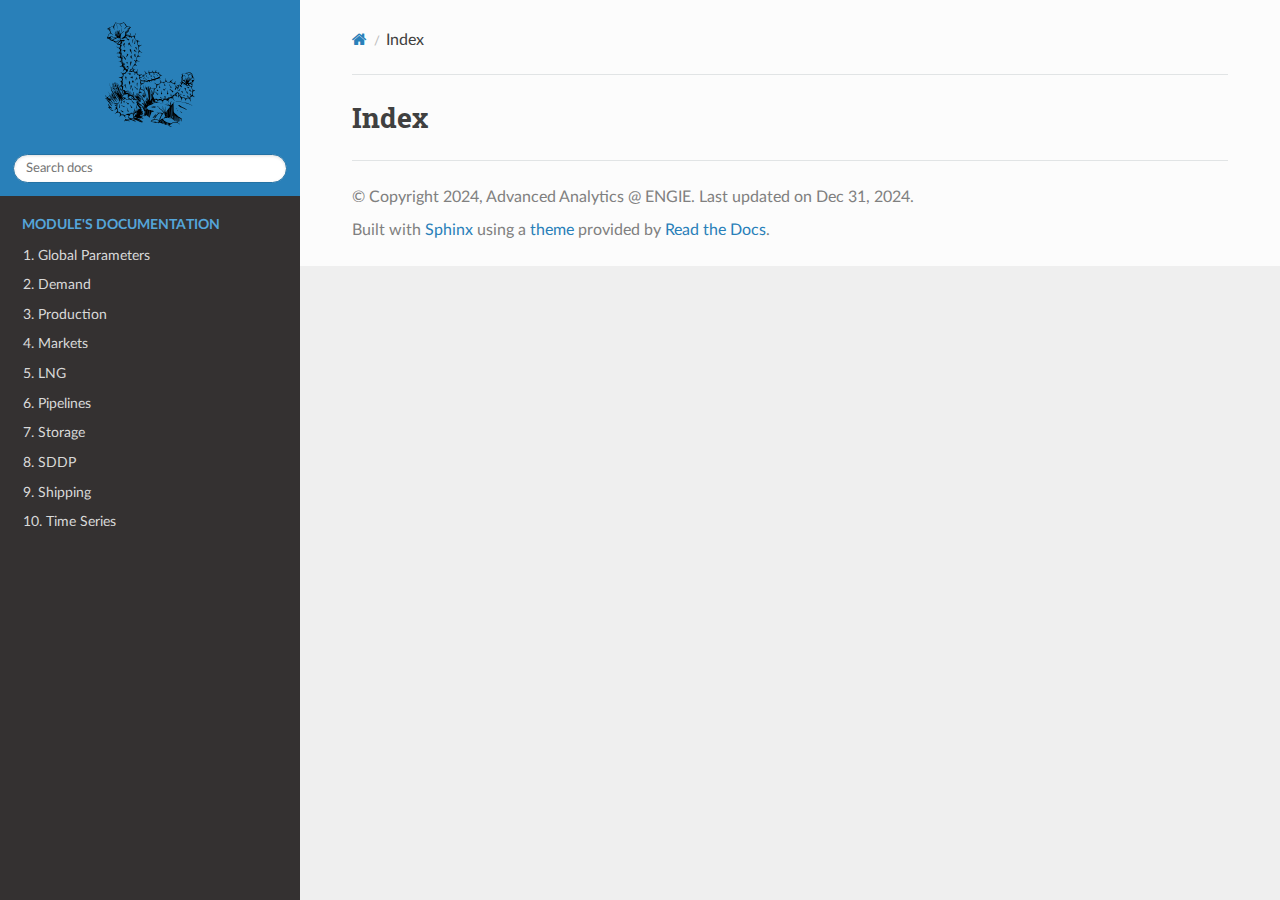
<file: genindex.html>
<!DOCTYPE html>
<html class="writer-html5" lang="en" data-content_root="./">
<head>
  <meta charset="utf-8" />
  <meta name="viewport" content="width=device-width, initial-scale=1.0" />
  <title>Index &mdash; Cactus  documentation</title>
      <link rel="stylesheet" type="text/css" href="_static/pygments.css?v=80d5e7a1" />
      <link rel="stylesheet" type="text/css" href="_static/css/theme.css?v=e59714d7" />
      <link rel="stylesheet" type="text/css" href="_static/layout.css?v=f294cb7b" />

  
      <script src="_static/jquery.js?v=5d32c60e"></script>
      <script src="_static/_sphinx_javascript_frameworks_compat.js?v=2cd50e6c"></script>
      <script src="_static/documentation_options.js?v=5929fcd5"></script>
      <script src="_static/doctools.js?v=9bcbadda"></script>
      <script src="_static/sphinx_highlight.js?v=dc90522c"></script>
    <script src="_static/js/theme.js"></script>
    <link rel="index" title="Index" href="#" />
    <link rel="search" title="Search" href="search.html" /> 
</head>

<body class="wy-body-for-nav"> 
  <div class="wy-grid-for-nav">
    <nav data-toggle="wy-nav-shift" class="wy-nav-side">
      <div class="wy-side-scroll">
        <div class="wy-side-nav-search" >

          
          
          <a href="index.html">
            
              <img src="_static/cactus-logo.svg" class="logo" alt="Logo"/>
          </a>
<div role="search">
  <form id="rtd-search-form" class="wy-form" action="search.html" method="get">
    <input type="text" name="q" placeholder="Search docs" aria-label="Search docs" />
    <input type="hidden" name="check_keywords" value="yes" />
    <input type="hidden" name="area" value="default" />
  </form>
</div>
        </div><div class="wy-menu wy-menu-vertical" data-spy="affix" role="navigation" aria-label="Navigation menu">
              <p class="caption" role="heading"><span class="caption-text">Module's documentation</span></p>
<ul>
<li class="toctree-l1"><a class="reference internal" href="docs/global_parameters.html">1. Global Parameters</a></li>
<li class="toctree-l1"><a class="reference internal" href="docs/demand.html">2. Demand</a></li>
<li class="toctree-l1"><a class="reference internal" href="docs/production.html">3. Production</a></li>
<li class="toctree-l1"><a class="reference internal" href="docs/market.html">4. Markets</a></li>
<li class="toctree-l1"><a class="reference internal" href="docs/lng.html">5. LNG</a></li>
<li class="toctree-l1"><a class="reference internal" href="docs/pipeline.html">6. Pipelines</a></li>
<li class="toctree-l1"><a class="reference internal" href="docs/storage.html">7. Storage</a></li>
<li class="toctree-l1"><a class="reference internal" href="docs/sddp.html">8. SDDP</a></li>
<li class="toctree-l1"><a class="reference internal" href="docs/shipping.html">9. Shipping</a></li>
<li class="toctree-l1"><a class="reference internal" href="docs/time_series.html">10. Time Series</a></li>
</ul>

        </div>
      </div>
    </nav>

    <section data-toggle="wy-nav-shift" class="wy-nav-content-wrap"><nav class="wy-nav-top" aria-label="Mobile navigation menu" >
          <i data-toggle="wy-nav-top" class="fa fa-bars"></i>
          <a href="index.html">Cactus</a>
      </nav>

      <div class="wy-nav-content">
        <div class="rst-content">
          <div role="navigation" aria-label="Page navigation">
  <ul class="wy-breadcrumbs">
      <li><a href="index.html" class="icon icon-home" aria-label="Home"></a></li>
      <li class="breadcrumb-item active">Index</li>
      <li class="wy-breadcrumbs-aside">
      </li>
  </ul>
  <hr/>
</div>
          <div role="main" class="document" itemscope="itemscope" itemtype="http://schema.org/Article">
           <div itemprop="articleBody">
             

<h1 id="index">Index</h1>

<div class="genindex-jumpbox">
 
</div>


           </div>
          </div>
          <footer>

  <hr/>

  <div role="contentinfo">
    <p>&#169; Copyright 2024, Advanced Analytics @ ENGIE.
      <span class="lastupdated">Last updated on Dec 31, 2024.
      </span></p>
  </div>

  Built with <a href="https://www.sphinx-doc.org/">Sphinx</a> using a
    <a href="https://github.com/readthedocs/sphinx_rtd_theme">theme</a>
    provided by <a href="https://readthedocs.org">Read the Docs</a>.
   

</footer>
        </div>
      </div>
    </section>
  </div>
  <script>
      jQuery(function () {
          SphinxRtdTheme.Navigation.enable(true);
      });
  </script> 

</body>
</html>
</file>
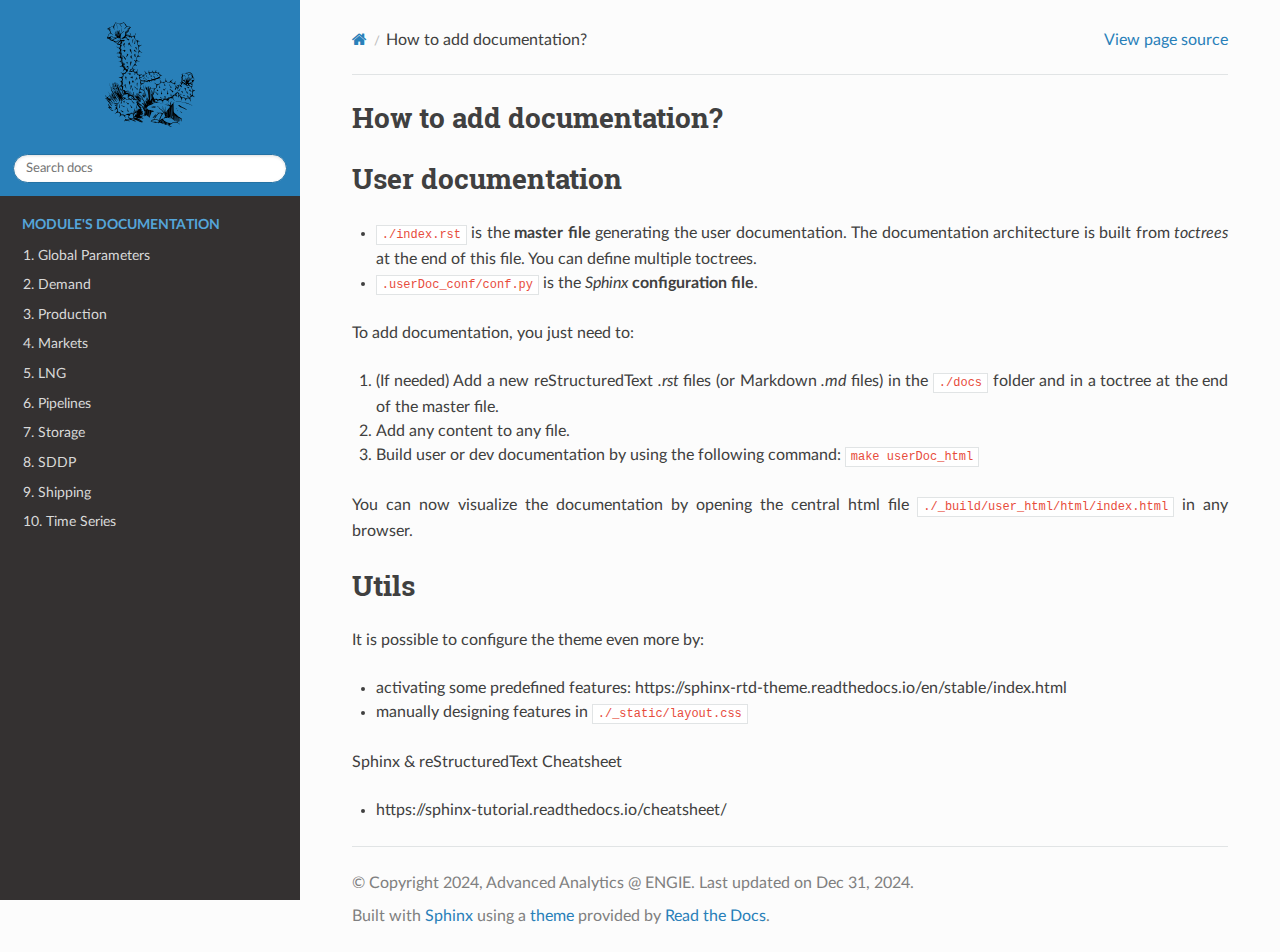
<file: README.html>
<!DOCTYPE html>
<html class="writer-html5" lang="en" data-content_root="./">
<head>
  <meta charset="utf-8" /><meta name="viewport" content="width=device-width, initial-scale=1" />

  <meta name="viewport" content="width=device-width, initial-scale=1.0" />
  <title>How to add documentation? &mdash; Cactus  documentation</title>
      <link rel="stylesheet" type="text/css" href="_static/pygments.css?v=80d5e7a1" />
      <link rel="stylesheet" type="text/css" href="_static/css/theme.css?v=e59714d7" />
      <link rel="stylesheet" type="text/css" href="_static/layout.css?v=f294cb7b" />

  
      <script src="_static/jquery.js?v=5d32c60e"></script>
      <script src="_static/_sphinx_javascript_frameworks_compat.js?v=2cd50e6c"></script>
      <script src="_static/documentation_options.js?v=5929fcd5"></script>
      <script src="_static/doctools.js?v=9bcbadda"></script>
      <script src="_static/sphinx_highlight.js?v=dc90522c"></script>
    <script src="_static/js/theme.js"></script>
    <link rel="index" title="Index" href="genindex.html" />
    <link rel="search" title="Search" href="search.html" /> 
</head>

<body class="wy-body-for-nav"> 
  <div class="wy-grid-for-nav">
    <nav data-toggle="wy-nav-shift" class="wy-nav-side">
      <div class="wy-side-scroll">
        <div class="wy-side-nav-search" >

          
          
          <a href="index.html">
            
              <img src="_static/cactus-logo.svg" class="logo" alt="Logo"/>
          </a>
<div role="search">
  <form id="rtd-search-form" class="wy-form" action="search.html" method="get">
    <input type="text" name="q" placeholder="Search docs" aria-label="Search docs" />
    <input type="hidden" name="check_keywords" value="yes" />
    <input type="hidden" name="area" value="default" />
  </form>
</div>
        </div><div class="wy-menu wy-menu-vertical" data-spy="affix" role="navigation" aria-label="Navigation menu">
              <p class="caption" role="heading"><span class="caption-text">Module's documentation</span></p>
<ul>
<li class="toctree-l1"><a class="reference internal" href="docs/global_parameters.html">1. Global Parameters</a></li>
<li class="toctree-l1"><a class="reference internal" href="docs/demand.html">2. Demand</a></li>
<li class="toctree-l1"><a class="reference internal" href="docs/production.html">3. Production</a></li>
<li class="toctree-l1"><a class="reference internal" href="docs/market.html">4. Markets</a></li>
<li class="toctree-l1"><a class="reference internal" href="docs/lng.html">5. LNG</a></li>
<li class="toctree-l1"><a class="reference internal" href="docs/pipeline.html">6. Pipelines</a></li>
<li class="toctree-l1"><a class="reference internal" href="docs/storage.html">7. Storage</a></li>
<li class="toctree-l1"><a class="reference internal" href="docs/sddp.html">8. SDDP</a></li>
<li class="toctree-l1"><a class="reference internal" href="docs/shipping.html">9. Shipping</a></li>
<li class="toctree-l1"><a class="reference internal" href="docs/time_series.html">10. Time Series</a></li>
</ul>

        </div>
      </div>
    </nav>

    <section data-toggle="wy-nav-shift" class="wy-nav-content-wrap"><nav class="wy-nav-top" aria-label="Mobile navigation menu" >
          <i data-toggle="wy-nav-top" class="fa fa-bars"></i>
          <a href="index.html">Cactus</a>
      </nav>

      <div class="wy-nav-content">
        <div class="rst-content">
          <div role="navigation" aria-label="Page navigation">
  <ul class="wy-breadcrumbs">
      <li><a href="index.html" class="icon icon-home" aria-label="Home"></a></li>
      <li class="breadcrumb-item active">How to add documentation?</li>
      <li class="wy-breadcrumbs-aside">
            <a href="_sources/README.md.txt" rel="nofollow"> View page source</a>
      </li>
  </ul>
  <hr/>
</div>
          <div role="main" class="document" itemscope="itemscope" itemtype="http://schema.org/Article">
           <div itemprop="articleBody">
             
  <section id="how-to-add-documentation">
<h1>How to add documentation?<a class="headerlink" href="#how-to-add-documentation" title="Link to this heading"></a></h1>
</section>
<section id="user-documentation">
<h1>User documentation<a class="headerlink" href="#user-documentation" title="Link to this heading"></a></h1>
<ul class="simple">
<li><p><code class="docutils literal notranslate"><span class="pre">./index.rst</span></code> is the <strong>master file</strong> generating the user documentation. The documentation architecture is built from <em>toctrees</em> at the end of this file. You can define multiple toctrees.</p></li>
<li><p><code class="docutils literal notranslate"><span class="pre">.userDoc_conf/conf.py</span></code> is the <em>Sphinx</em> <strong>configuration file</strong>.</p></li>
</ul>
<p>To add documentation, you just need to:</p>
<ol class="arabic simple">
<li><p>(If needed) Add a new reStructuredText <em>.rst</em> files (or Markdown <em>.md</em> files) in the  <code class="docutils literal notranslate"><span class="pre">./docs</span></code> folder and in a toctree at the end of the master file.</p></li>
<li><p>Add any content to any file.</p></li>
<li><p>Build user or dev documentation by using the following command: <code class="docutils literal notranslate"><span class="pre">make</span> <span class="pre">userDoc_html</span></code></p></li>
</ol>
<p>You can now visualize the documentation by opening the central html file <code class="docutils literal notranslate"><span class="pre">./_build/user_html/html/index.html</span></code> in any browser.</p>
</section>
<section id="utils">
<h1>Utils<a class="headerlink" href="#utils" title="Link to this heading"></a></h1>
<p>It is possible to configure the theme even more by:</p>
<ul class="simple">
<li><p>activating some predefined features: https://sphinx-rtd-theme.readthedocs.io/en/stable/index.html</p></li>
<li><p>manually designing features in <code class="docutils literal notranslate"><span class="pre">./_static/layout.css</span></code></p></li>
</ul>
<p>Sphinx &amp; reStructuredText Cheatsheet</p>
<ul class="simple">
<li><p>https://sphinx-tutorial.readthedocs.io/cheatsheet/</p></li>
</ul>
</section>


           </div>
          </div>
          <footer>

  <hr/>

  <div role="contentinfo">
    <p>&#169; Copyright 2024, Advanced Analytics @ ENGIE.
      <span class="lastupdated">Last updated on Dec 31, 2024.
      </span></p>
  </div>

  Built with <a href="https://www.sphinx-doc.org/">Sphinx</a> using a
    <a href="https://github.com/readthedocs/sphinx_rtd_theme">theme</a>
    provided by <a href="https://readthedocs.org">Read the Docs</a>.
   

</footer>
        </div>
      </div>
    </section>
  </div>
  <script>
      jQuery(function () {
          SphinxRtdTheme.Navigation.enable(true);
      });
  </script> 

</body>
</html>
</file>
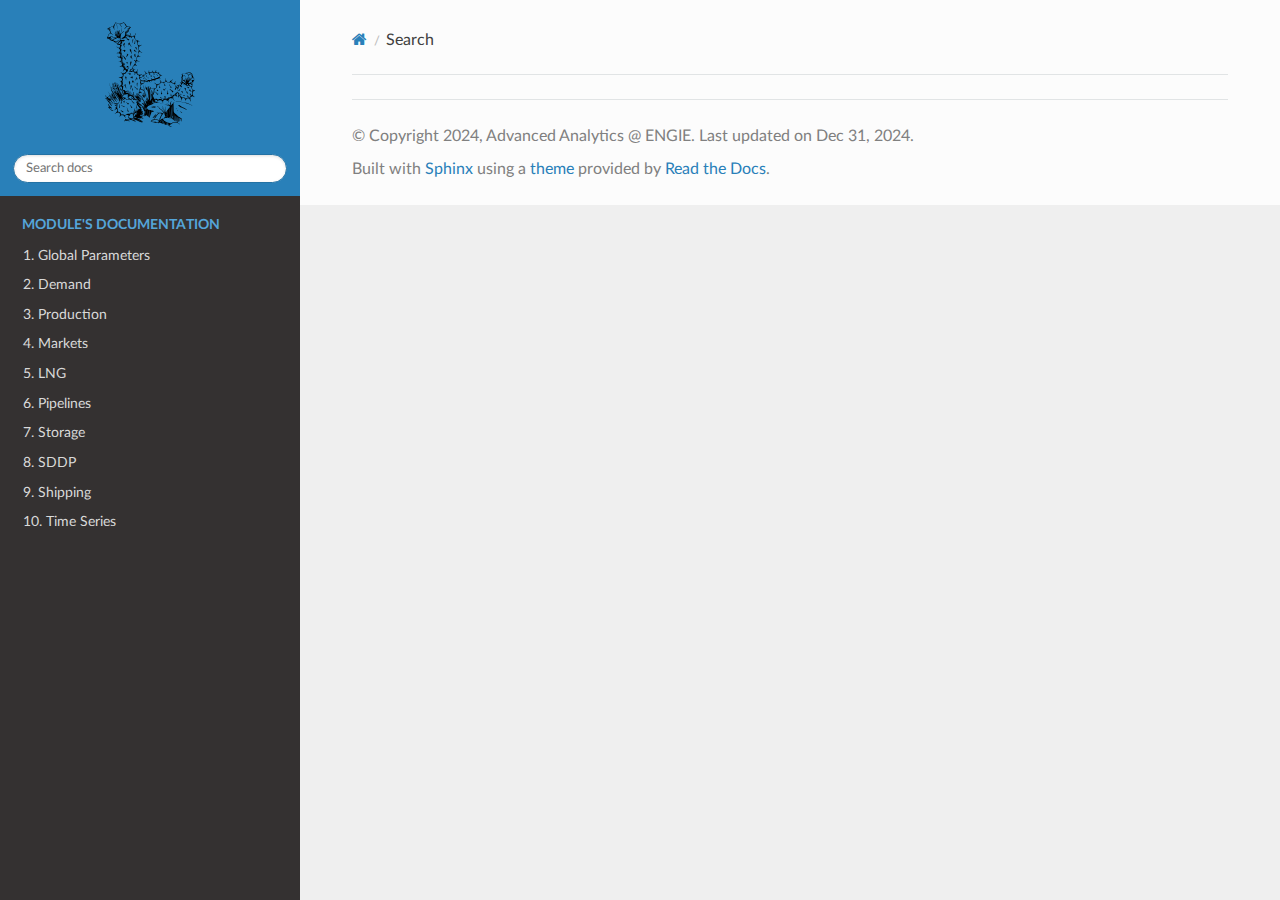
<file: search.html>
<!DOCTYPE html>
<html class="writer-html5" lang="en" data-content_root="./">
<head>
  <meta charset="utf-8" />
  <meta name="viewport" content="width=device-width, initial-scale=1.0" />
  <title>Search &mdash; Cactus  documentation</title>
      <link rel="stylesheet" type="text/css" href="_static/pygments.css?v=80d5e7a1" />
      <link rel="stylesheet" type="text/css" href="_static/css/theme.css?v=e59714d7" />
      <link rel="stylesheet" type="text/css" href="_static/layout.css?v=f294cb7b" />

  
    
      <script src="_static/jquery.js?v=5d32c60e"></script>
      <script src="_static/_sphinx_javascript_frameworks_compat.js?v=2cd50e6c"></script>
      <script src="_static/documentation_options.js?v=5929fcd5"></script>
      <script src="_static/doctools.js?v=9bcbadda"></script>
      <script src="_static/sphinx_highlight.js?v=dc90522c"></script>
    <script src="_static/js/theme.js"></script>
    <script src="_static/searchtools.js"></script>
    <script src="_static/language_data.js"></script>
    <link rel="index" title="Index" href="genindex.html" />
    <link rel="search" title="Search" href="#" /> 
</head>

<body class="wy-body-for-nav"> 
  <div class="wy-grid-for-nav">
    <nav data-toggle="wy-nav-shift" class="wy-nav-side">
      <div class="wy-side-scroll">
        <div class="wy-side-nav-search" >

          
          
          <a href="index.html">
            
              <img src="_static/cactus-logo.svg" class="logo" alt="Logo"/>
          </a>
<div role="search">
  <form id="rtd-search-form" class="wy-form" action="#" method="get">
    <input type="text" name="q" placeholder="Search docs" aria-label="Search docs" />
    <input type="hidden" name="check_keywords" value="yes" />
    <input type="hidden" name="area" value="default" />
  </form>
</div>
        </div><div class="wy-menu wy-menu-vertical" data-spy="affix" role="navigation" aria-label="Navigation menu">
              <p class="caption" role="heading"><span class="caption-text">Module's documentation</span></p>
<ul>
<li class="toctree-l1"><a class="reference internal" href="docs/global_parameters.html">1. Global Parameters</a></li>
<li class="toctree-l1"><a class="reference internal" href="docs/demand.html">2. Demand</a></li>
<li class="toctree-l1"><a class="reference internal" href="docs/production.html">3. Production</a></li>
<li class="toctree-l1"><a class="reference internal" href="docs/market.html">4. Markets</a></li>
<li class="toctree-l1"><a class="reference internal" href="docs/lng.html">5. LNG</a></li>
<li class="toctree-l1"><a class="reference internal" href="docs/pipeline.html">6. Pipelines</a></li>
<li class="toctree-l1"><a class="reference internal" href="docs/storage.html">7. Storage</a></li>
<li class="toctree-l1"><a class="reference internal" href="docs/sddp.html">8. SDDP</a></li>
<li class="toctree-l1"><a class="reference internal" href="docs/shipping.html">9. Shipping</a></li>
<li class="toctree-l1"><a class="reference internal" href="docs/time_series.html">10. Time Series</a></li>
</ul>

        </div>
      </div>
    </nav>

    <section data-toggle="wy-nav-shift" class="wy-nav-content-wrap"><nav class="wy-nav-top" aria-label="Mobile navigation menu" >
          <i data-toggle="wy-nav-top" class="fa fa-bars"></i>
          <a href="index.html">Cactus</a>
      </nav>

      <div class="wy-nav-content">
        <div class="rst-content">
          <div role="navigation" aria-label="Page navigation">
  <ul class="wy-breadcrumbs">
      <li><a href="index.html" class="icon icon-home" aria-label="Home"></a></li>
      <li class="breadcrumb-item active">Search</li>
      <li class="wy-breadcrumbs-aside">
      </li>
  </ul>
  <hr/>
</div>
          <div role="main" class="document" itemscope="itemscope" itemtype="http://schema.org/Article">
           <div itemprop="articleBody">
             
  <noscript>
  <div id="fallback" class="admonition warning">
    <p class="last">
      Please activate JavaScript to enable the search functionality.
    </p>
  </div>
  </noscript>

  
  <div id="search-results">
  
  </div>

           </div>
          </div>
          <footer>

  <hr/>

  <div role="contentinfo">
    <p>&#169; Copyright 2024, Advanced Analytics @ ENGIE.
      <span class="lastupdated">Last updated on Dec 31, 2024.
      </span></p>
  </div>

  Built with <a href="https://www.sphinx-doc.org/">Sphinx</a> using a
    <a href="https://github.com/readthedocs/sphinx_rtd_theme">theme</a>
    provided by <a href="https://readthedocs.org">Read the Docs</a>.
   

</footer>
        </div>
      </div>
    </section>
  </div>
  <script>
      jQuery(function () {
          SphinxRtdTheme.Navigation.enable(true);
      });
  </script>
  <script>
    jQuery(function() { Search.loadIndex("searchindex.js"); });
  </script>
  
  <script id="searchindexloader"></script>
   


</body>
</html>
</file>
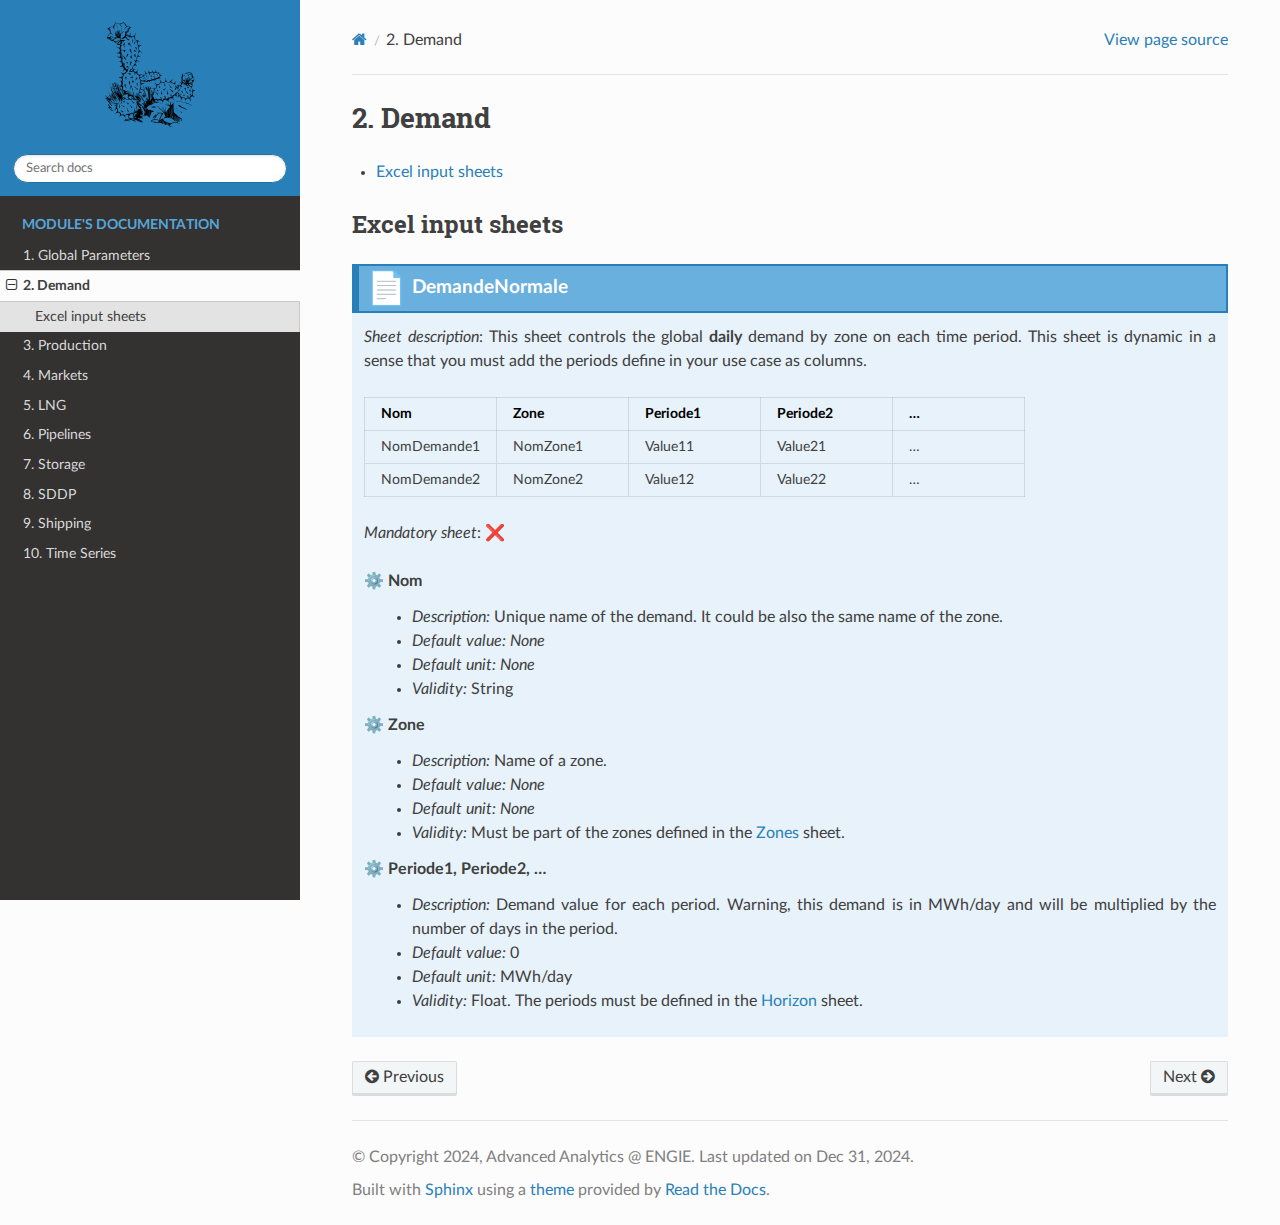
<file: docs/demand.html>
<!DOCTYPE html>
<html class="writer-html5" lang="en" data-content_root="../">
<head>
  <meta charset="utf-8" /><meta name="viewport" content="width=device-width, initial-scale=1" />

  <meta name="viewport" content="width=device-width, initial-scale=1.0" />
  <title>2. Demand &mdash; Cactus  documentation</title>
      <link rel="stylesheet" type="text/css" href="../_static/pygments.css?v=80d5e7a1" />
      <link rel="stylesheet" type="text/css" href="../_static/css/theme.css?v=e59714d7" />
      <link rel="stylesheet" type="text/css" href="../_static/layout.css?v=f294cb7b" />

  
      <script src="../_static/jquery.js?v=5d32c60e"></script>
      <script src="../_static/_sphinx_javascript_frameworks_compat.js?v=2cd50e6c"></script>
      <script src="../_static/documentation_options.js?v=5929fcd5"></script>
      <script src="../_static/doctools.js?v=9bcbadda"></script>
      <script src="../_static/sphinx_highlight.js?v=dc90522c"></script>
    <script src="../_static/js/theme.js"></script>
    <link rel="index" title="Index" href="../genindex.html" />
    <link rel="search" title="Search" href="../search.html" />
    <link rel="next" title="3. Production" href="production.html" />
    <link rel="prev" title="1. Global Parameters" href="global_parameters.html" /> 
</head>

<body class="wy-body-for-nav"> 
  <div class="wy-grid-for-nav">
    <nav data-toggle="wy-nav-shift" class="wy-nav-side">
      <div class="wy-side-scroll">
        <div class="wy-side-nav-search" >

          
          
          <a href="../index.html">
            
              <img src="../_static/cactus-logo.svg" class="logo" alt="Logo"/>
          </a>
<div role="search">
  <form id="rtd-search-form" class="wy-form" action="../search.html" method="get">
    <input type="text" name="q" placeholder="Search docs" aria-label="Search docs" />
    <input type="hidden" name="check_keywords" value="yes" />
    <input type="hidden" name="area" value="default" />
  </form>
</div>
        </div><div class="wy-menu wy-menu-vertical" data-spy="affix" role="navigation" aria-label="Navigation menu">
              <p class="caption" role="heading"><span class="caption-text">Module's documentation</span></p>
<ul class="current">
<li class="toctree-l1"><a class="reference internal" href="global_parameters.html">1. Global Parameters</a></li>
<li class="toctree-l1 current"><a class="current reference internal" href="#">2. Demand</a><ul>
<li class="toctree-l2"><a class="reference internal" href="#excel-input-sheets">Excel input sheets</a></li>
</ul>
</li>
<li class="toctree-l1"><a class="reference internal" href="production.html">3. Production</a></li>
<li class="toctree-l1"><a class="reference internal" href="market.html">4. Markets</a></li>
<li class="toctree-l1"><a class="reference internal" href="lng.html">5. LNG</a></li>
<li class="toctree-l1"><a class="reference internal" href="pipeline.html">6. Pipelines</a></li>
<li class="toctree-l1"><a class="reference internal" href="storage.html">7. Storage</a></li>
<li class="toctree-l1"><a class="reference internal" href="sddp.html">8. SDDP</a></li>
<li class="toctree-l1"><a class="reference internal" href="shipping.html">9. Shipping</a></li>
<li class="toctree-l1"><a class="reference internal" href="time_series.html">10. Time Series</a></li>
</ul>

        </div>
      </div>
    </nav>

    <section data-toggle="wy-nav-shift" class="wy-nav-content-wrap"><nav class="wy-nav-top" aria-label="Mobile navigation menu" >
          <i data-toggle="wy-nav-top" class="fa fa-bars"></i>
          <a href="../index.html">Cactus</a>
      </nav>

      <div class="wy-nav-content">
        <div class="rst-content">
          <div role="navigation" aria-label="Page navigation">
  <ul class="wy-breadcrumbs">
      <li><a href="../index.html" class="icon icon-home" aria-label="Home"></a></li>
      <li class="breadcrumb-item active"><span class="section-number">2. </span>Demand</li>
      <li class="wy-breadcrumbs-aside">
            <a href="../_sources/docs/demand.rst.txt" rel="nofollow"> View page source</a>
      </li>
  </ul>
  <hr/>
</div>
          <div role="main" class="document" itemscope="itemscope" itemtype="http://schema.org/Article">
           <div itemprop="articleBody">
             
  <section id="demand">
<h1><span class="section-number">2. </span>Demand<a class="headerlink" href="#demand" title="Link to this heading"></a></h1>
<nav class="contents local" id="contents">
<ul class="simple">
<li><p><a class="reference internal" href="#excel-input-sheets" id="id1">Excel input sheets</a></p></li>
</ul>
</nav>
<section id="excel-input-sheets">
<h2><a class="toc-backref" href="#id1" role="doc-backlink">Excel input sheets</a><a class="headerlink" href="#excel-input-sheets" title="Link to this heading"></a></h2>
<div class="note admonition">
<p class="admonition-title">DemandeNormale</p>
<p><em>Sheet description</em>: This sheet controls the global <strong>daily</strong> demand by zone on each time period. This sheet is dynamic in a sense that you must add the periods define in your use case as columns.</p>
<table class="docutils align-default">
<colgroup>
<col style="width: 20.0%" />
<col style="width: 20.0%" />
<col style="width: 20.0%" />
<col style="width: 20.0%" />
<col style="width: 20.0%" />
</colgroup>
<thead>
<tr class="row-odd"><th class="head"><p>Nom</p></th>
<th class="head"><p>Zone</p></th>
<th class="head"><p>Periode1</p></th>
<th class="head"><p>Periode2</p></th>
<th class="head"><p>…</p></th>
</tr>
</thead>
<tbody>
<tr class="row-even"><td><p>NomDemande1</p></td>
<td><p>NomZone1</p></td>
<td><p>Value11</p></td>
<td><p>Value21</p></td>
<td><p>…</p></td>
</tr>
<tr class="row-odd"><td><p>NomDemande2</p></td>
<td><p>NomZone2</p></td>
<td><p>Value12</p></td>
<td><p>Value22</p></td>
<td><p>…</p></td>
</tr>
</tbody>
</table>
<p><em>Mandatory sheet</em>: ❌</p>
<dl class="simple">
<dt>⚙️ Nom</dt><dd><ul class="simple">
<li><p><em>Description:</em> Unique name of the demand. It could be also the same name of the zone.</p></li>
<li><p><em>Default value:</em> <em>None</em></p></li>
<li><p><em>Default unit:</em> <em>None</em></p></li>
<li><p><em>Validity:</em> String</p></li>
</ul>
</dd>
<dt>⚙️ Zone</dt><dd><ul class="simple">
<li><p><em>Description:</em> Name of a zone.</p></li>
<li><p><em>Default value:</em> <em>None</em></p></li>
<li><p><em>Default unit:</em> <em>None</em></p></li>
<li><p><em>Validity:</em> Must be part of the zones defined in the <a class="reference internal" href="global_parameters.html#target-zones"><span class="std std-ref">Zones</span></a> sheet.</p></li>
</ul>
</dd>
<dt>⚙️ Periode1, Periode2, …</dt><dd><ul class="simple">
<li><p><em>Description:</em> Demand value for each period. Warning, this demand is in MWh/day and will be multiplied by the number of days in the period.</p></li>
<li><p><em>Default value:</em> 0</p></li>
<li><p><em>Default unit:</em> MWh/day</p></li>
<li><p><em>Validity:</em> Float. The periods must be defined in the <a class="reference internal" href="global_parameters.html#target-periods"><span class="std std-ref">Horizon</span></a> sheet.</p></li>
</ul>
</dd>
</dl>
</div>
</section>
</section>


           </div>
          </div>
          <footer><div class="rst-footer-buttons" role="navigation" aria-label="Footer">
        <a href="global_parameters.html" class="btn btn-neutral float-left" title="1. Global Parameters" accesskey="p" rel="prev"><span class="fa fa-arrow-circle-left" aria-hidden="true"></span> Previous</a>
        <a href="production.html" class="btn btn-neutral float-right" title="3. Production" accesskey="n" rel="next">Next <span class="fa fa-arrow-circle-right" aria-hidden="true"></span></a>
    </div>

  <hr/>

  <div role="contentinfo">
    <p>&#169; Copyright 2024, Advanced Analytics @ ENGIE.
      <span class="lastupdated">Last updated on Dec 31, 2024.
      </span></p>
  </div>

  Built with <a href="https://www.sphinx-doc.org/">Sphinx</a> using a
    <a href="https://github.com/readthedocs/sphinx_rtd_theme">theme</a>
    provided by <a href="https://readthedocs.org">Read the Docs</a>.
   

</footer>
        </div>
      </div>
    </section>
  </div>
  <script>
      jQuery(function () {
          SphinxRtdTheme.Navigation.enable(true);
      });
  </script> 

</body>
</html>
</file>
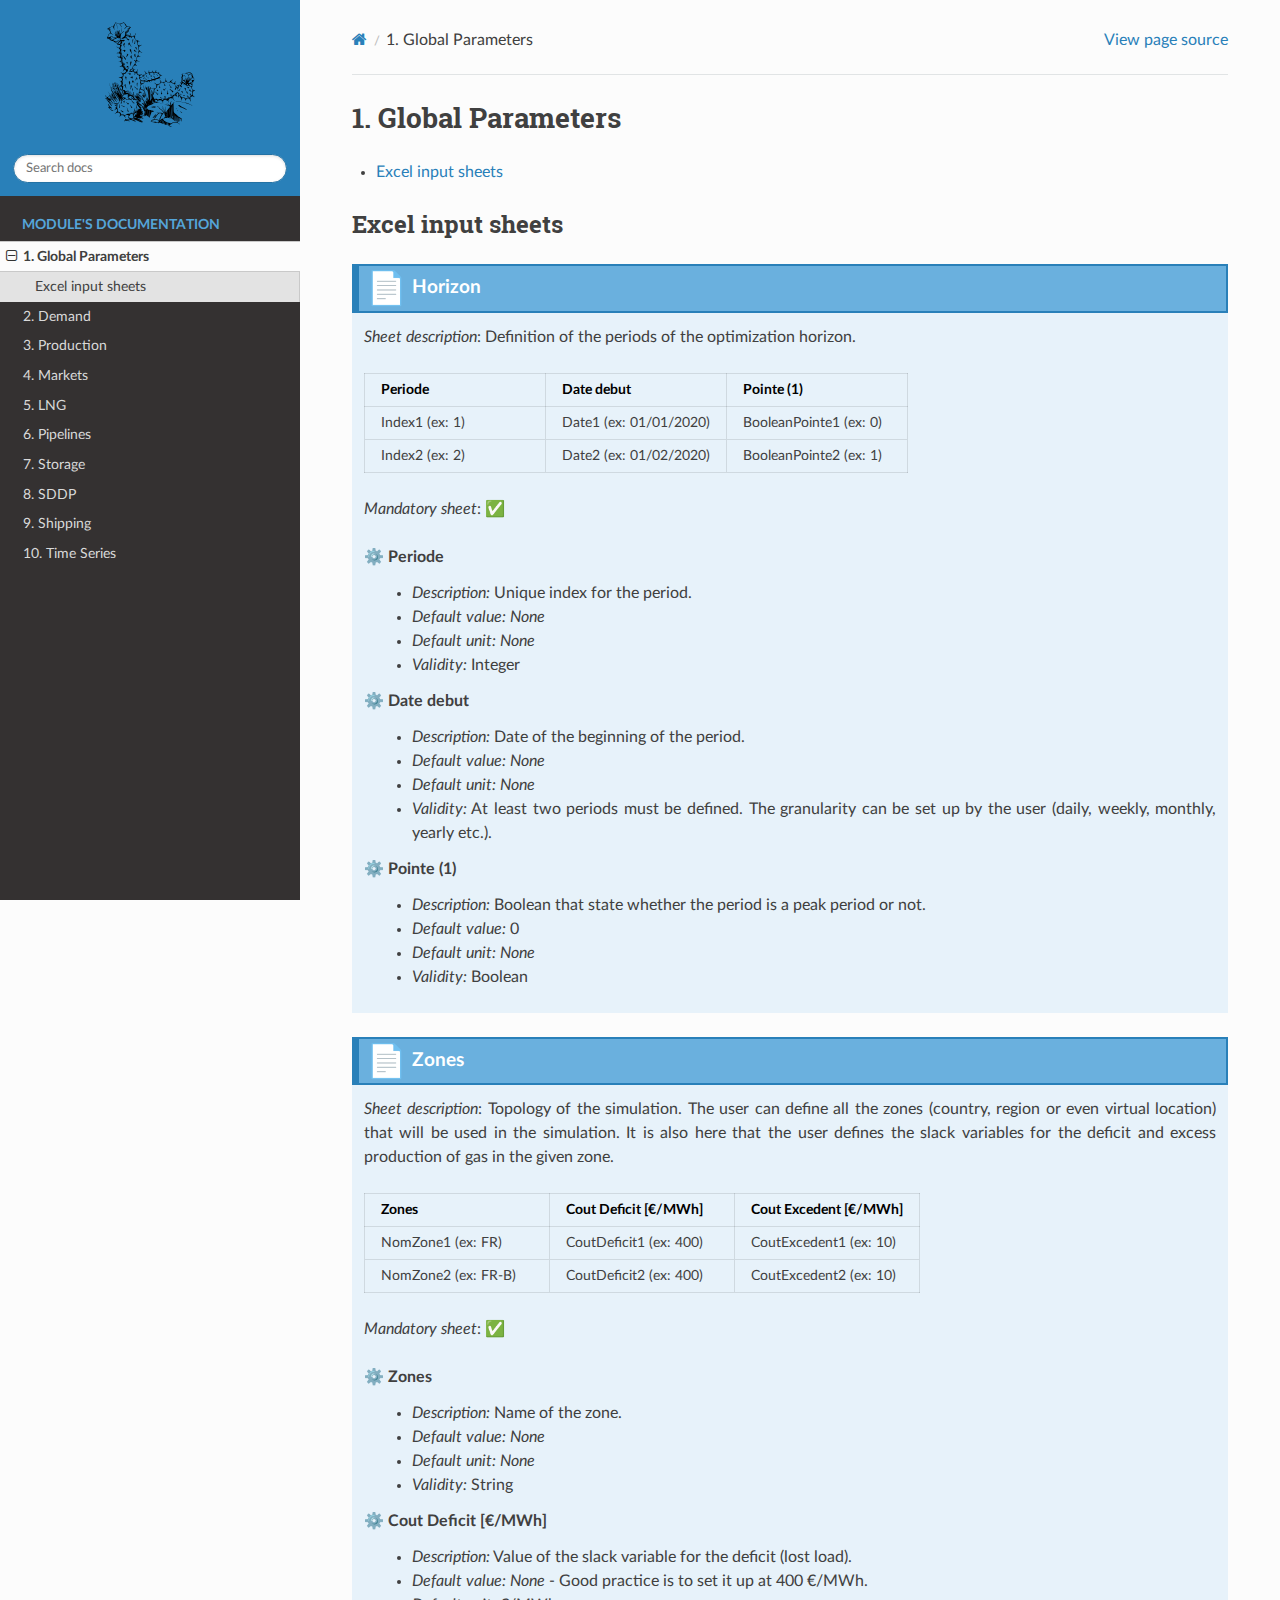
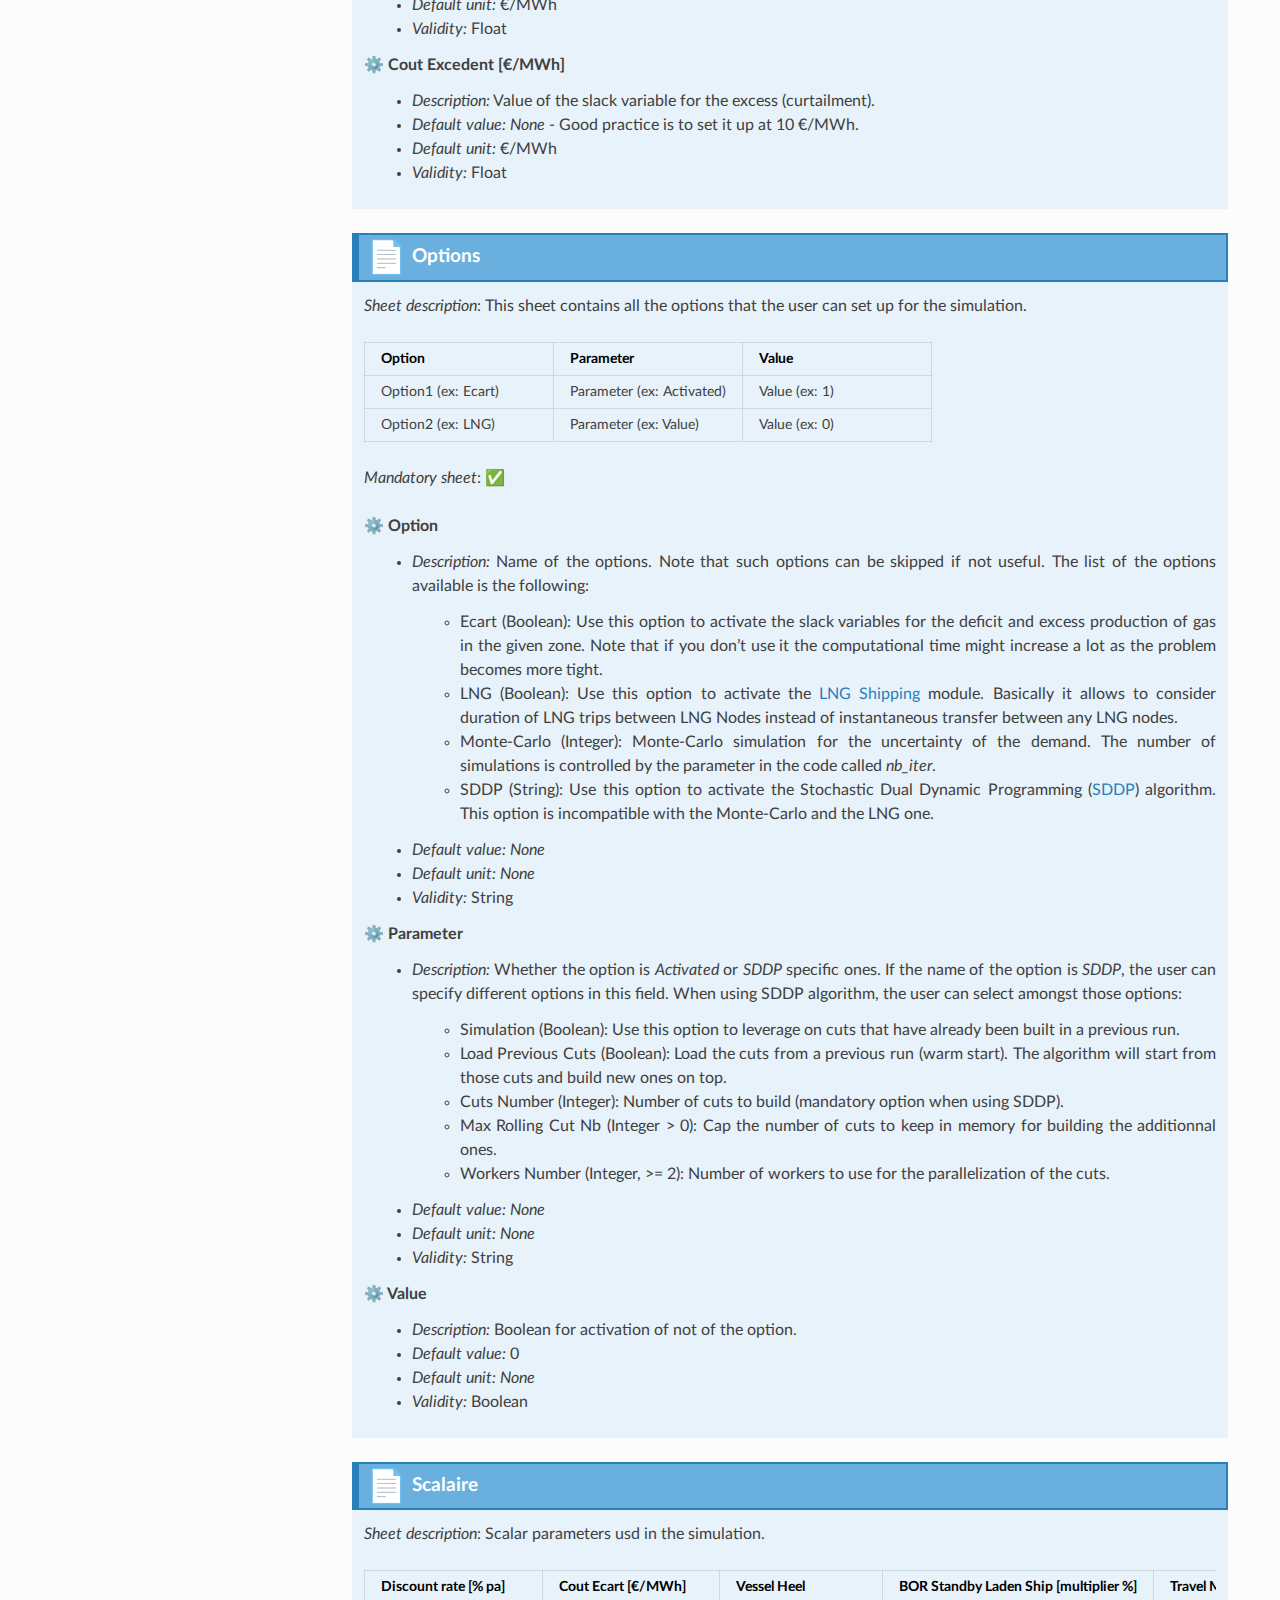
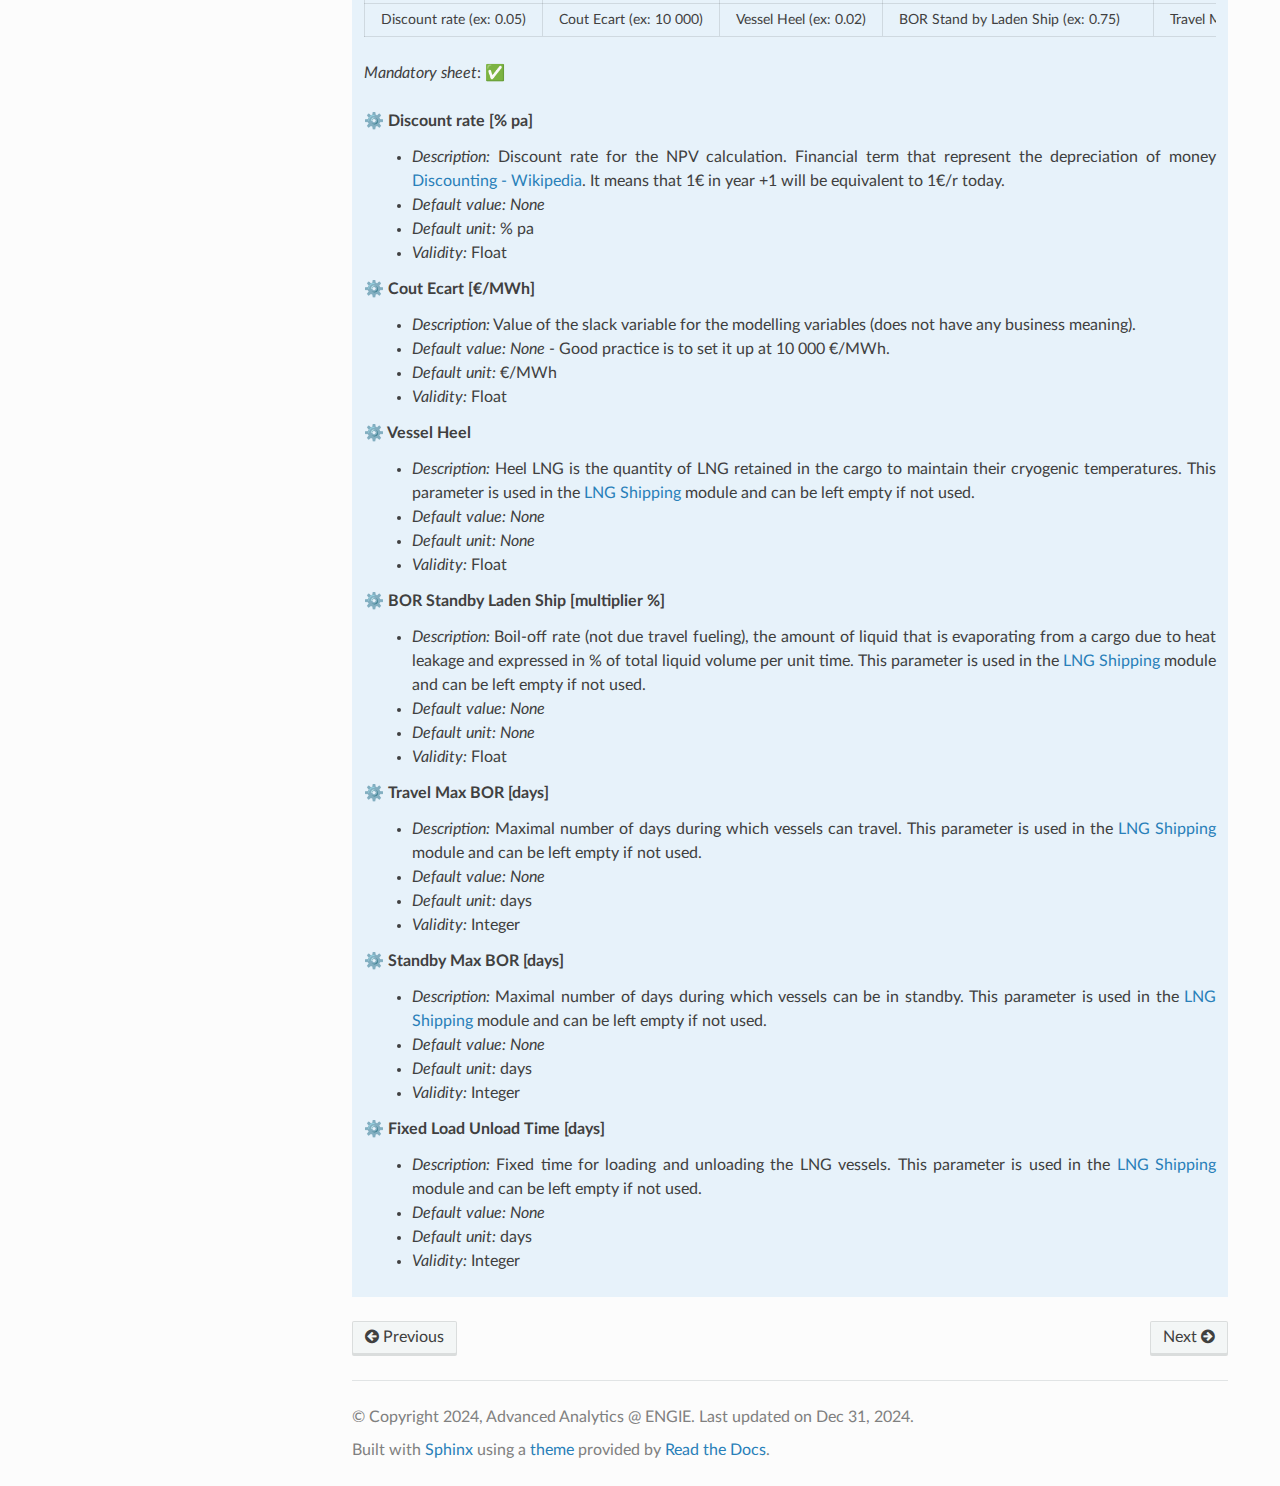
<file: docs/global_parameters.html>
<!DOCTYPE html>
<html class="writer-html5" lang="en" data-content_root="../">
<head>
  <meta charset="utf-8" /><meta name="viewport" content="width=device-width, initial-scale=1" />

  <meta name="viewport" content="width=device-width, initial-scale=1.0" />
  <title>1. Global Parameters &mdash; Cactus  documentation</title>
      <link rel="stylesheet" type="text/css" href="../_static/pygments.css?v=80d5e7a1" />
      <link rel="stylesheet" type="text/css" href="../_static/css/theme.css?v=e59714d7" />
      <link rel="stylesheet" type="text/css" href="../_static/layout.css?v=f294cb7b" />

  
      <script src="../_static/jquery.js?v=5d32c60e"></script>
      <script src="../_static/_sphinx_javascript_frameworks_compat.js?v=2cd50e6c"></script>
      <script src="../_static/documentation_options.js?v=5929fcd5"></script>
      <script src="../_static/doctools.js?v=9bcbadda"></script>
      <script src="../_static/sphinx_highlight.js?v=dc90522c"></script>
    <script src="../_static/js/theme.js"></script>
    <link rel="index" title="Index" href="../genindex.html" />
    <link rel="search" title="Search" href="../search.html" />
    <link rel="next" title="2. Demand" href="demand.html" />
    <link rel="prev" title="Cactus user documentation" href="../index.html" /> 
</head>

<body class="wy-body-for-nav"> 
  <div class="wy-grid-for-nav">
    <nav data-toggle="wy-nav-shift" class="wy-nav-side">
      <div class="wy-side-scroll">
        <div class="wy-side-nav-search" >

          
          
          <a href="../index.html">
            
              <img src="../_static/cactus-logo.svg" class="logo" alt="Logo"/>
          </a>
<div role="search">
  <form id="rtd-search-form" class="wy-form" action="../search.html" method="get">
    <input type="text" name="q" placeholder="Search docs" aria-label="Search docs" />
    <input type="hidden" name="check_keywords" value="yes" />
    <input type="hidden" name="area" value="default" />
  </form>
</div>
        </div><div class="wy-menu wy-menu-vertical" data-spy="affix" role="navigation" aria-label="Navigation menu">
              <p class="caption" role="heading"><span class="caption-text">Module's documentation</span></p>
<ul class="current">
<li class="toctree-l1 current"><a class="current reference internal" href="#">1. Global Parameters</a><ul>
<li class="toctree-l2"><a class="reference internal" href="#excel-input-sheets">Excel input sheets</a></li>
</ul>
</li>
<li class="toctree-l1"><a class="reference internal" href="demand.html">2. Demand</a></li>
<li class="toctree-l1"><a class="reference internal" href="production.html">3. Production</a></li>
<li class="toctree-l1"><a class="reference internal" href="market.html">4. Markets</a></li>
<li class="toctree-l1"><a class="reference internal" href="lng.html">5. LNG</a></li>
<li class="toctree-l1"><a class="reference internal" href="pipeline.html">6. Pipelines</a></li>
<li class="toctree-l1"><a class="reference internal" href="storage.html">7. Storage</a></li>
<li class="toctree-l1"><a class="reference internal" href="sddp.html">8. SDDP</a></li>
<li class="toctree-l1"><a class="reference internal" href="shipping.html">9. Shipping</a></li>
<li class="toctree-l1"><a class="reference internal" href="time_series.html">10. Time Series</a></li>
</ul>

        </div>
      </div>
    </nav>

    <section data-toggle="wy-nav-shift" class="wy-nav-content-wrap"><nav class="wy-nav-top" aria-label="Mobile navigation menu" >
          <i data-toggle="wy-nav-top" class="fa fa-bars"></i>
          <a href="../index.html">Cactus</a>
      </nav>

      <div class="wy-nav-content">
        <div class="rst-content">
          <div role="navigation" aria-label="Page navigation">
  <ul class="wy-breadcrumbs">
      <li><a href="../index.html" class="icon icon-home" aria-label="Home"></a></li>
      <li class="breadcrumb-item active"><span class="section-number">1. </span>Global Parameters</li>
      <li class="wy-breadcrumbs-aside">
            <a href="../_sources/docs/global_parameters.rst.txt" rel="nofollow"> View page source</a>
      </li>
  </ul>
  <hr/>
</div>
          <div role="main" class="document" itemscope="itemscope" itemtype="http://schema.org/Article">
           <div itemprop="articleBody">
             
  <section id="global-parameters">
<h1><span class="section-number">1. </span>Global Parameters<a class="headerlink" href="#global-parameters" title="Link to this heading"></a></h1>
<nav class="contents local" id="contents">
<ul class="simple">
<li><p><a class="reference internal" href="#excel-input-sheets" id="id1">Excel input sheets</a></p></li>
</ul>
</nav>
<section id="excel-input-sheets">
<h2><a class="toc-backref" href="#id1" role="doc-backlink">Excel input sheets</a><a class="headerlink" href="#excel-input-sheets" title="Link to this heading"></a></h2>
<div class="note admonition" id="target-periods">
<p class="admonition-title">Horizon</p>
<p><em>Sheet description</em>: Definition of the periods of the optimization horizon.</p>
<table class="docutils align-default">
<colgroup>
<col style="width: 33.3%" />
<col style="width: 33.3%" />
<col style="width: 33.3%" />
</colgroup>
<thead>
<tr class="row-odd"><th class="head"><p>Periode</p></th>
<th class="head"><p>Date debut</p></th>
<th class="head"><p>Pointe (1)</p></th>
</tr>
</thead>
<tbody>
<tr class="row-even"><td><p>Index1 (ex: 1)</p></td>
<td><p>Date1 (ex: 01/01/2020)</p></td>
<td><p>BooleanPointe1 (ex: 0)</p></td>
</tr>
<tr class="row-odd"><td><p>Index2 (ex: 2)</p></td>
<td><p>Date2 (ex: 01/02/2020)</p></td>
<td><p>BooleanPointe2 (ex: 1)</p></td>
</tr>
</tbody>
</table>
<p><em>Mandatory sheet</em>: ✅</p>
<dl class="simple">
<dt>⚙️ Periode</dt><dd><ul class="simple">
<li><p><em>Description:</em> Unique index for the period.</p></li>
<li><p><em>Default value:</em> <em>None</em></p></li>
<li><p><em>Default unit:</em> <em>None</em></p></li>
<li><p><em>Validity:</em> Integer</p></li>
</ul>
</dd>
<dt>⚙️ Date debut</dt><dd><ul class="simple">
<li><p><em>Description:</em> Date of the beginning of the period.</p></li>
<li><p><em>Default value:</em> <em>None</em></p></li>
<li><p><em>Default unit:</em> <em>None</em></p></li>
<li><p><em>Validity:</em> At least two periods must be defined. The granularity can be set up by the user (daily, weekly, monthly, yearly etc.).</p></li>
</ul>
</dd>
<dt>⚙️ Pointe (1)</dt><dd><ul class="simple">
<li><p><em>Description:</em> Boolean that state whether the period is a peak period or not.</p></li>
<li><p><em>Default value:</em> 0</p></li>
<li><p><em>Default unit:</em> <em>None</em></p></li>
<li><p><em>Validity:</em> Boolean</p></li>
</ul>
</dd>
</dl>
</div>
<div class="note admonition" id="target-zones">
<p class="admonition-title">Zones</p>
<p><em>Sheet description</em>: Topology of the simulation. The user can define all the zones (country, region or even virtual location) that will be used in the simulation. It is also here that the user defines the slack variables for the deficit and excess production of gas in the given zone.</p>
<table class="docutils align-default">
<colgroup>
<col style="width: 33.3%" />
<col style="width: 33.3%" />
<col style="width: 33.3%" />
</colgroup>
<thead>
<tr class="row-odd"><th class="head"><p>Zones</p></th>
<th class="head"><p>Cout Deficit [€/MWh]</p></th>
<th class="head"><p>Cout Excedent [€/MWh]</p></th>
</tr>
</thead>
<tbody>
<tr class="row-even"><td><p>NomZone1 (ex: FR)</p></td>
<td><p>CoutDeficit1 (ex: 400)</p></td>
<td><p>CoutExcedent1 (ex: 10)</p></td>
</tr>
<tr class="row-odd"><td><p>NomZone2 (ex: FR-B)</p></td>
<td><p>CoutDeficit2 (ex: 400)</p></td>
<td><p>CoutExcedent2 (ex: 10)</p></td>
</tr>
</tbody>
</table>
<p><em>Mandatory sheet</em>: ✅</p>
<dl class="simple">
<dt>⚙️ Zones</dt><dd><ul class="simple">
<li><p><em>Description:</em> Name of the zone.</p></li>
<li><p><em>Default value:</em> <em>None</em></p></li>
<li><p><em>Default unit:</em> <em>None</em></p></li>
<li><p><em>Validity:</em> String</p></li>
</ul>
</dd>
<dt>⚙️ Cout Deficit [€/MWh]</dt><dd><ul class="simple">
<li><p><em>Description:</em> Value of the slack variable for the deficit (lost load).</p></li>
<li><p><em>Default value:</em> <em>None</em> - Good practice is to set it up at 400 €/MWh.</p></li>
<li><p><em>Default unit:</em> €/MWh</p></li>
<li><p><em>Validity:</em> Float</p></li>
</ul>
</dd>
<dt>⚙️ Cout Excedent [€/MWh]</dt><dd><ul class="simple">
<li><p><em>Description:</em> Value of the slack variable for the excess (curtailment).</p></li>
<li><p><em>Default value:</em> <em>None</em> - Good practice is to set it up at 10 €/MWh.</p></li>
<li><p><em>Default unit:</em> €/MWh</p></li>
<li><p><em>Validity:</em> Float</p></li>
</ul>
</dd>
</dl>
</div>
<div class="note admonition" id="target-options">
<p class="admonition-title">Options</p>
<p><em>Sheet description</em>: This sheet contains all the options that the user can set up for the simulation.</p>
<table class="docutils align-default">
<colgroup>
<col style="width: 33.3%" />
<col style="width: 33.3%" />
<col style="width: 33.3%" />
</colgroup>
<thead>
<tr class="row-odd"><th class="head"><p>Option</p></th>
<th class="head"><p>Parameter</p></th>
<th class="head"><p>Value</p></th>
</tr>
</thead>
<tbody>
<tr class="row-even"><td><p>Option1 (ex: Ecart)</p></td>
<td><p>Parameter (ex: Activated)</p></td>
<td><p>Value (ex: 1)</p></td>
</tr>
<tr class="row-odd"><td><p>Option2 (ex: LNG)</p></td>
<td><p>Parameter (ex: Value)</p></td>
<td><p>Value (ex: 0)</p></td>
</tr>
</tbody>
</table>
<p><em>Mandatory sheet</em>: ✅</p>
<dl>
<dt>⚙️ Option</dt><dd><ul>
<li><p><em>Description:</em> Name of the options. Note that such options can be skipped if not useful. The list of the options available is the following:</p>
<blockquote>
<div><ul class="simple">
<li><p>Ecart (Boolean): Use this option to activate the slack variables for the deficit and excess production of gas in the given zone. Note that if you don’t use it the computational time might increase a lot as the problem becomes more tight.</p></li>
<li><p>LNG (Boolean): Use this option to activate the <a class="reference internal" href="shipping.html"><span class="doc">LNG Shipping</span></a> module. Basically it allows to consider duration of LNG trips between LNG Nodes instead of instantaneous transfer between any LNG nodes.</p></li>
<li><p>Monte-Carlo (Integer): Monte-Carlo simulation for the uncertainty of the demand. The number of simulations is controlled by the parameter in the code called <cite>nb_iter</cite>.</p></li>
<li><p>SDDP (String): Use this option to activate the Stochastic Dual Dynamic Programming (<a class="reference internal" href="sddp.html"><span class="doc">SDDP</span></a>) algorithm. This option is incompatible with the Monte-Carlo and the LNG one.</p></li>
</ul>
</div></blockquote>
</li>
<li><p><em>Default value:</em> <em>None</em></p></li>
<li><p><em>Default unit:</em> <em>None</em></p></li>
<li><p><em>Validity:</em> String</p></li>
</ul>
</dd>
<dt>⚙️ Parameter</dt><dd><ul>
<li><p><em>Description:</em> Whether the option is <em>Activated</em> or <em>SDDP</em> specific ones. If the name of the option is <em>SDDP</em>, the user can specify different options in this field. When using SDDP algorithm, the user can select amongst those options:</p>
<blockquote>
<div><ul class="simple">
<li><p>Simulation (Boolean): Use this option to leverage on cuts that have already been built in a previous run.</p></li>
<li><p>Load Previous Cuts (Boolean): Load the cuts from a previous run (warm start). The algorithm will start from those cuts and build new ones on top.</p></li>
<li><p>Cuts Number (Integer): Number of cuts to build (mandatory option when using SDDP).</p></li>
<li><p>Max Rolling Cut Nb (Integer &gt; 0): Cap the number of cuts to keep in memory for building the additionnal ones.</p></li>
<li><p>Workers Number (Integer, &gt;= 2): Number of workers to use for the parallelization of the cuts.</p></li>
</ul>
</div></blockquote>
</li>
<li><p><em>Default value:</em> <em>None</em></p></li>
<li><p><em>Default unit:</em> <em>None</em></p></li>
<li><p><em>Validity:</em> String</p></li>
</ul>
</dd>
<dt>⚙️ Value</dt><dd><ul class="simple">
<li><p><em>Description:</em> Boolean for activation of not of the option.</p></li>
<li><p><em>Default value:</em> 0</p></li>
<li><p><em>Default unit:</em> <em>None</em></p></li>
<li><p><em>Validity:</em> Boolean</p></li>
</ul>
</dd>
</dl>
</div>
<div class="note admonition" id="target-scalaire">
<p class="admonition-title">Scalaire</p>
<p><em>Sheet description</em>: Scalar parameters usd in the simulation.</p>
<table class="docutils align-default">
<colgroup>
<col style="width: 14.3%" />
<col style="width: 14.3%" />
<col style="width: 14.3%" />
<col style="width: 14.3%" />
<col style="width: 14.3%" />
<col style="width: 14.3%" />
<col style="width: 14.3%" />
</colgroup>
<thead>
<tr class="row-odd"><th class="head"><p>Discount rate [% pa]</p></th>
<th class="head"><p>Cout Ecart [€/MWh]</p></th>
<th class="head"><p>Vessel Heel</p></th>
<th class="head"><p>BOR Standby Laden Ship [multiplier %]</p></th>
<th class="head"><p>Travel Max BOR [days]</p></th>
<th class="head"><p>Standby Max BOR [days]</p></th>
<th class="head"><p>Fixed Load Unload Time [days]</p></th>
</tr>
</thead>
<tbody>
<tr class="row-even"><td><p>Discount rate (ex: 0.05)</p></td>
<td><p>Cout Ecart (ex: 10 000)</p></td>
<td><p>Vessel Heel (ex: 0.02)</p></td>
<td><p>BOR Stand by Laden Ship (ex: 0.75)</p></td>
<td><p>Travel Max BOR (ex: 40)</p></td>
<td><p>Standby Max BOR (ex: 90)</p></td>
<td><p>Fixed Load Unload Time (ex: 1)</p></td>
</tr>
</tbody>
</table>
<p><em>Mandatory sheet</em>: ✅</p>
<dl class="simple">
<dt>⚙️ Discount rate [% pa]</dt><dd><ul class="simple">
<li><p><em>Description:</em> Discount rate for the NPV calculation. Financial term that represent the depreciation of money <a class="reference external" href="https://en.wikipedia.org/wiki/Discounting">Discounting - Wikipedia</a>. It means that 1€ in year +1 will be equivalent to 1€/r today.</p></li>
<li><p><em>Default value:</em> <em>None</em></p></li>
<li><p><em>Default unit:</em> % pa</p></li>
<li><p><em>Validity:</em> Float</p></li>
</ul>
</dd>
<dt>⚙️ Cout Ecart [€/MWh]</dt><dd><ul class="simple">
<li><p><em>Description:</em> Value of the slack variable for the modelling variables (does not have any business meaning).</p></li>
<li><p><em>Default value:</em> <em>None</em> - Good practice is to set it up at 10 000 €/MWh.</p></li>
<li><p><em>Default unit:</em> €/MWh</p></li>
<li><p><em>Validity:</em> Float</p></li>
</ul>
</dd>
<dt>⚙️ Vessel Heel</dt><dd><ul class="simple">
<li><p><em>Description:</em> Heel LNG is the quantity of LNG retained in the cargo to maintain their cryogenic temperatures. This parameter is used in the <a class="reference internal" href="shipping.html"><span class="doc">LNG Shipping</span></a> module and can be left empty if not used.</p></li>
<li><p><em>Default value:</em> <em>None</em></p></li>
<li><p><em>Default unit:</em> <em>None</em></p></li>
<li><p><em>Validity:</em> Float</p></li>
</ul>
</dd>
<dt>⚙️ BOR Standby Laden Ship [multiplier %]</dt><dd><ul class="simple">
<li><p><em>Description:</em> Boil-off rate (not due travel fueling), the amount of liquid that is evaporating from a cargo due to heat leakage and expressed in % of total liquid volume per unit time. This parameter is used in the <a class="reference internal" href="shipping.html"><span class="doc">LNG Shipping</span></a> module and can be left empty if not used.</p></li>
<li><p><em>Default value:</em> <em>None</em></p></li>
<li><p><em>Default unit:</em> <em>None</em></p></li>
<li><p><em>Validity:</em> Float</p></li>
</ul>
</dd>
<dt>⚙️ Travel Max BOR [days]</dt><dd><ul class="simple">
<li><p><em>Description:</em> Maximal number of days during which vessels can travel. This parameter is used in the <a class="reference internal" href="shipping.html"><span class="doc">LNG Shipping</span></a> module and can be left empty if not used.</p></li>
<li><p><em>Default value:</em> <em>None</em></p></li>
<li><p><em>Default unit:</em> days</p></li>
<li><p><em>Validity:</em> Integer</p></li>
</ul>
</dd>
<dt>⚙️ Standby Max BOR [days]</dt><dd><ul class="simple">
<li><p><em>Description:</em> Maximal number of days during which vessels can be in standby. This parameter is used in the <a class="reference internal" href="shipping.html"><span class="doc">LNG Shipping</span></a> module and can be left empty if not used.</p></li>
<li><p><em>Default value:</em> <em>None</em></p></li>
<li><p><em>Default unit:</em> days</p></li>
<li><p><em>Validity:</em> Integer</p></li>
</ul>
</dd>
<dt>⚙️ Fixed Load Unload Time [days]</dt><dd><ul class="simple">
<li><p><em>Description:</em> Fixed time for loading and unloading the LNG vessels. This parameter is used in the <a class="reference internal" href="shipping.html"><span class="doc">LNG Shipping</span></a> module and can be left empty if not used.</p></li>
<li><p><em>Default value:</em> <em>None</em></p></li>
<li><p><em>Default unit:</em> days</p></li>
<li><p><em>Validity:</em> Integer</p></li>
</ul>
</dd>
</dl>
</div>
</section>
</section>


           </div>
          </div>
          <footer><div class="rst-footer-buttons" role="navigation" aria-label="Footer">
        <a href="../index.html" class="btn btn-neutral float-left" title="Cactus user documentation" accesskey="p" rel="prev"><span class="fa fa-arrow-circle-left" aria-hidden="true"></span> Previous</a>
        <a href="demand.html" class="btn btn-neutral float-right" title="2. Demand" accesskey="n" rel="next">Next <span class="fa fa-arrow-circle-right" aria-hidden="true"></span></a>
    </div>

  <hr/>

  <div role="contentinfo">
    <p>&#169; Copyright 2024, Advanced Analytics @ ENGIE.
      <span class="lastupdated">Last updated on Dec 31, 2024.
      </span></p>
  </div>

  Built with <a href="https://www.sphinx-doc.org/">Sphinx</a> using a
    <a href="https://github.com/readthedocs/sphinx_rtd_theme">theme</a>
    provided by <a href="https://readthedocs.org">Read the Docs</a>.
   

</footer>
        </div>
      </div>
    </section>
  </div>
  <script>
      jQuery(function () {
          SphinxRtdTheme.Navigation.enable(true);
      });
  </script> 

</body>
</html>
</file>
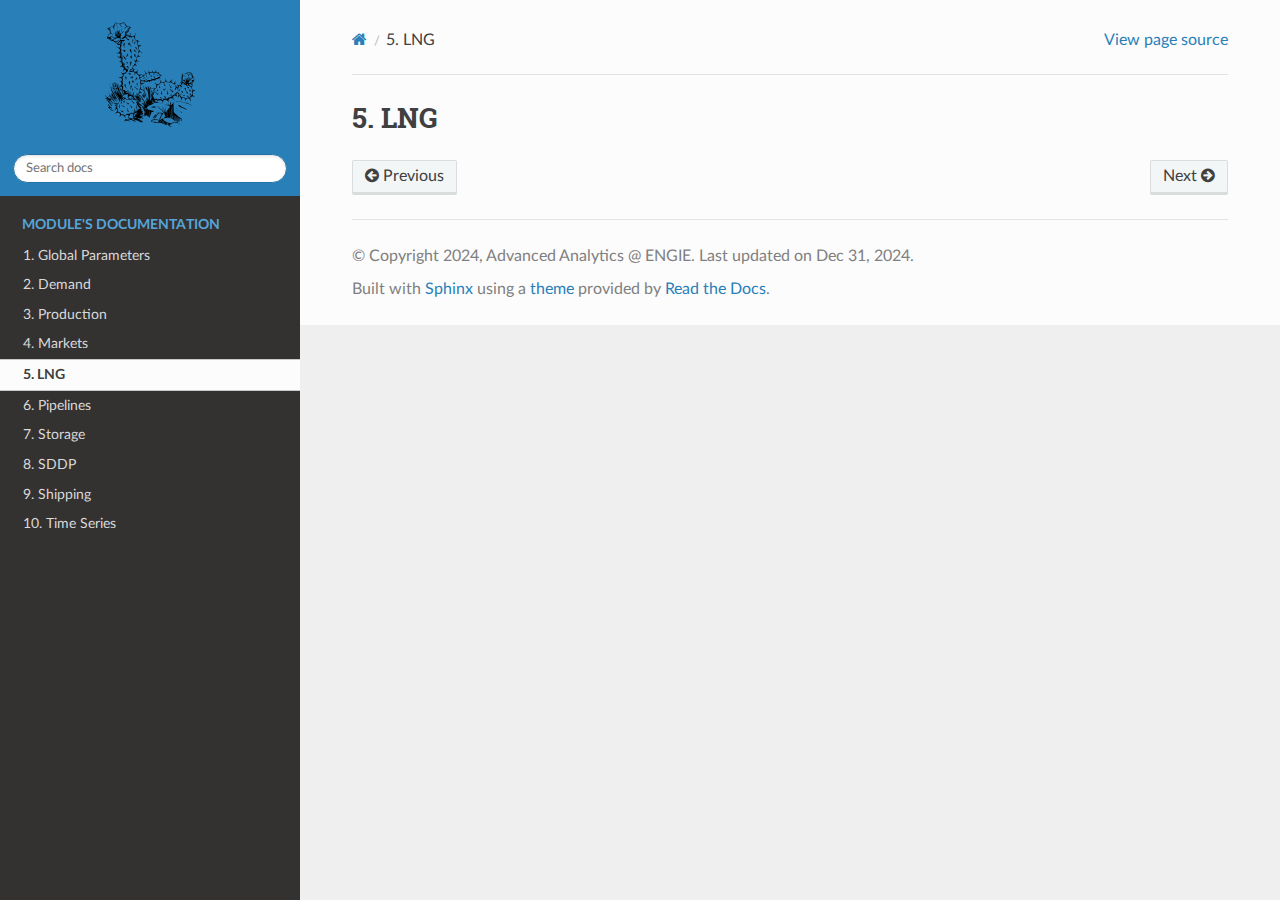
<file: docs/lng.html>
<!DOCTYPE html>
<html class="writer-html5" lang="en" data-content_root="../">
<head>
  <meta charset="utf-8" /><meta name="viewport" content="width=device-width, initial-scale=1" />

  <meta name="viewport" content="width=device-width, initial-scale=1.0" />
  <title>5. LNG &mdash; Cactus  documentation</title>
      <link rel="stylesheet" type="text/css" href="../_static/pygments.css?v=80d5e7a1" />
      <link rel="stylesheet" type="text/css" href="../_static/css/theme.css?v=e59714d7" />
      <link rel="stylesheet" type="text/css" href="../_static/layout.css?v=f294cb7b" />

  
      <script src="../_static/jquery.js?v=5d32c60e"></script>
      <script src="../_static/_sphinx_javascript_frameworks_compat.js?v=2cd50e6c"></script>
      <script src="../_static/documentation_options.js?v=5929fcd5"></script>
      <script src="../_static/doctools.js?v=9bcbadda"></script>
      <script src="../_static/sphinx_highlight.js?v=dc90522c"></script>
    <script src="../_static/js/theme.js"></script>
    <link rel="index" title="Index" href="../genindex.html" />
    <link rel="search" title="Search" href="../search.html" />
    <link rel="next" title="6. Pipelines" href="pipeline.html" />
    <link rel="prev" title="4. Markets" href="market.html" /> 
</head>

<body class="wy-body-for-nav"> 
  <div class="wy-grid-for-nav">
    <nav data-toggle="wy-nav-shift" class="wy-nav-side">
      <div class="wy-side-scroll">
        <div class="wy-side-nav-search" >

          
          
          <a href="../index.html">
            
              <img src="../_static/cactus-logo.svg" class="logo" alt="Logo"/>
          </a>
<div role="search">
  <form id="rtd-search-form" class="wy-form" action="../search.html" method="get">
    <input type="text" name="q" placeholder="Search docs" aria-label="Search docs" />
    <input type="hidden" name="check_keywords" value="yes" />
    <input type="hidden" name="area" value="default" />
  </form>
</div>
        </div><div class="wy-menu wy-menu-vertical" data-spy="affix" role="navigation" aria-label="Navigation menu">
              <p class="caption" role="heading"><span class="caption-text">Module's documentation</span></p>
<ul class="current">
<li class="toctree-l1"><a class="reference internal" href="global_parameters.html">1. Global Parameters</a></li>
<li class="toctree-l1"><a class="reference internal" href="demand.html">2. Demand</a></li>
<li class="toctree-l1"><a class="reference internal" href="production.html">3. Production</a></li>
<li class="toctree-l1"><a class="reference internal" href="market.html">4. Markets</a></li>
<li class="toctree-l1 current"><a class="current reference internal" href="#">5. LNG</a></li>
<li class="toctree-l1"><a class="reference internal" href="pipeline.html">6. Pipelines</a></li>
<li class="toctree-l1"><a class="reference internal" href="storage.html">7. Storage</a></li>
<li class="toctree-l1"><a class="reference internal" href="sddp.html">8. SDDP</a></li>
<li class="toctree-l1"><a class="reference internal" href="shipping.html">9. Shipping</a></li>
<li class="toctree-l1"><a class="reference internal" href="time_series.html">10. Time Series</a></li>
</ul>

        </div>
      </div>
    </nav>

    <section data-toggle="wy-nav-shift" class="wy-nav-content-wrap"><nav class="wy-nav-top" aria-label="Mobile navigation menu" >
          <i data-toggle="wy-nav-top" class="fa fa-bars"></i>
          <a href="../index.html">Cactus</a>
      </nav>

      <div class="wy-nav-content">
        <div class="rst-content">
          <div role="navigation" aria-label="Page navigation">
  <ul class="wy-breadcrumbs">
      <li><a href="../index.html" class="icon icon-home" aria-label="Home"></a></li>
      <li class="breadcrumb-item active"><span class="section-number">5. </span>LNG</li>
      <li class="wy-breadcrumbs-aside">
            <a href="../_sources/docs/lng.rst.txt" rel="nofollow"> View page source</a>
      </li>
  </ul>
  <hr/>
</div>
          <div role="main" class="document" itemscope="itemscope" itemtype="http://schema.org/Article">
           <div itemprop="articleBody">
             
  <section id="lng">
<h1><span class="section-number">5. </span>LNG<a class="headerlink" href="#lng" title="Link to this heading"></a></h1>
</section>


           </div>
          </div>
          <footer><div class="rst-footer-buttons" role="navigation" aria-label="Footer">
        <a href="market.html" class="btn btn-neutral float-left" title="4. Markets" accesskey="p" rel="prev"><span class="fa fa-arrow-circle-left" aria-hidden="true"></span> Previous</a>
        <a href="pipeline.html" class="btn btn-neutral float-right" title="6. Pipelines" accesskey="n" rel="next">Next <span class="fa fa-arrow-circle-right" aria-hidden="true"></span></a>
    </div>

  <hr/>

  <div role="contentinfo">
    <p>&#169; Copyright 2024, Advanced Analytics @ ENGIE.
      <span class="lastupdated">Last updated on Dec 31, 2024.
      </span></p>
  </div>

  Built with <a href="https://www.sphinx-doc.org/">Sphinx</a> using a
    <a href="https://github.com/readthedocs/sphinx_rtd_theme">theme</a>
    provided by <a href="https://readthedocs.org">Read the Docs</a>.
   

</footer>
        </div>
      </div>
    </section>
  </div>
  <script>
      jQuery(function () {
          SphinxRtdTheme.Navigation.enable(true);
      });
  </script> 

</body>
</html>
</file>
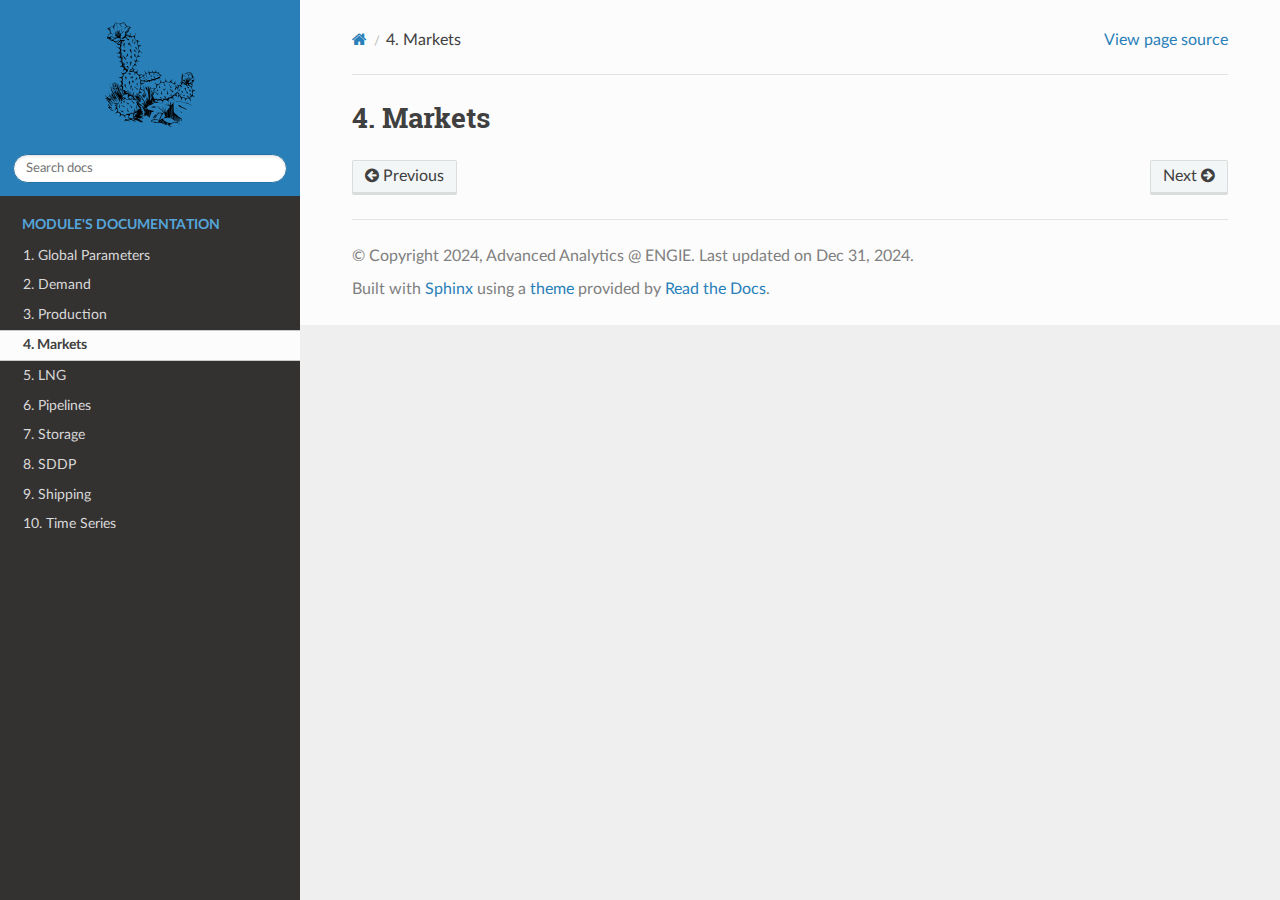
<file: docs/market.html>
<!DOCTYPE html>
<html class="writer-html5" lang="en" data-content_root="../">
<head>
  <meta charset="utf-8" /><meta name="viewport" content="width=device-width, initial-scale=1" />

  <meta name="viewport" content="width=device-width, initial-scale=1.0" />
  <title>4. Markets &mdash; Cactus  documentation</title>
      <link rel="stylesheet" type="text/css" href="../_static/pygments.css?v=80d5e7a1" />
      <link rel="stylesheet" type="text/css" href="../_static/css/theme.css?v=e59714d7" />
      <link rel="stylesheet" type="text/css" href="../_static/layout.css?v=f294cb7b" />

  
      <script src="../_static/jquery.js?v=5d32c60e"></script>
      <script src="../_static/_sphinx_javascript_frameworks_compat.js?v=2cd50e6c"></script>
      <script src="../_static/documentation_options.js?v=5929fcd5"></script>
      <script src="../_static/doctools.js?v=9bcbadda"></script>
      <script src="../_static/sphinx_highlight.js?v=dc90522c"></script>
    <script src="../_static/js/theme.js"></script>
    <link rel="index" title="Index" href="../genindex.html" />
    <link rel="search" title="Search" href="../search.html" />
    <link rel="next" title="5. LNG" href="lng.html" />
    <link rel="prev" title="3. Production" href="production.html" /> 
</head>

<body class="wy-body-for-nav"> 
  <div class="wy-grid-for-nav">
    <nav data-toggle="wy-nav-shift" class="wy-nav-side">
      <div class="wy-side-scroll">
        <div class="wy-side-nav-search" >

          
          
          <a href="../index.html">
            
              <img src="../_static/cactus-logo.svg" class="logo" alt="Logo"/>
          </a>
<div role="search">
  <form id="rtd-search-form" class="wy-form" action="../search.html" method="get">
    <input type="text" name="q" placeholder="Search docs" aria-label="Search docs" />
    <input type="hidden" name="check_keywords" value="yes" />
    <input type="hidden" name="area" value="default" />
  </form>
</div>
        </div><div class="wy-menu wy-menu-vertical" data-spy="affix" role="navigation" aria-label="Navigation menu">
              <p class="caption" role="heading"><span class="caption-text">Module's documentation</span></p>
<ul class="current">
<li class="toctree-l1"><a class="reference internal" href="global_parameters.html">1. Global Parameters</a></li>
<li class="toctree-l1"><a class="reference internal" href="demand.html">2. Demand</a></li>
<li class="toctree-l1"><a class="reference internal" href="production.html">3. Production</a></li>
<li class="toctree-l1 current"><a class="current reference internal" href="#">4. Markets</a></li>
<li class="toctree-l1"><a class="reference internal" href="lng.html">5. LNG</a></li>
<li class="toctree-l1"><a class="reference internal" href="pipeline.html">6. Pipelines</a></li>
<li class="toctree-l1"><a class="reference internal" href="storage.html">7. Storage</a></li>
<li class="toctree-l1"><a class="reference internal" href="sddp.html">8. SDDP</a></li>
<li class="toctree-l1"><a class="reference internal" href="shipping.html">9. Shipping</a></li>
<li class="toctree-l1"><a class="reference internal" href="time_series.html">10. Time Series</a></li>
</ul>

        </div>
      </div>
    </nav>

    <section data-toggle="wy-nav-shift" class="wy-nav-content-wrap"><nav class="wy-nav-top" aria-label="Mobile navigation menu" >
          <i data-toggle="wy-nav-top" class="fa fa-bars"></i>
          <a href="../index.html">Cactus</a>
      </nav>

      <div class="wy-nav-content">
        <div class="rst-content">
          <div role="navigation" aria-label="Page navigation">
  <ul class="wy-breadcrumbs">
      <li><a href="../index.html" class="icon icon-home" aria-label="Home"></a></li>
      <li class="breadcrumb-item active"><span class="section-number">4. </span>Markets</li>
      <li class="wy-breadcrumbs-aside">
            <a href="../_sources/docs/market.rst.txt" rel="nofollow"> View page source</a>
      </li>
  </ul>
  <hr/>
</div>
          <div role="main" class="document" itemscope="itemscope" itemtype="http://schema.org/Article">
           <div itemprop="articleBody">
             
  <section id="markets">
<h1><span class="section-number">4. </span>Markets<a class="headerlink" href="#markets" title="Link to this heading"></a></h1>
</section>


           </div>
          </div>
          <footer><div class="rst-footer-buttons" role="navigation" aria-label="Footer">
        <a href="production.html" class="btn btn-neutral float-left" title="3. Production" accesskey="p" rel="prev"><span class="fa fa-arrow-circle-left" aria-hidden="true"></span> Previous</a>
        <a href="lng.html" class="btn btn-neutral float-right" title="5. LNG" accesskey="n" rel="next">Next <span class="fa fa-arrow-circle-right" aria-hidden="true"></span></a>
    </div>

  <hr/>

  <div role="contentinfo">
    <p>&#169; Copyright 2024, Advanced Analytics @ ENGIE.
      <span class="lastupdated">Last updated on Dec 31, 2024.
      </span></p>
  </div>

  Built with <a href="https://www.sphinx-doc.org/">Sphinx</a> using a
    <a href="https://github.com/readthedocs/sphinx_rtd_theme">theme</a>
    provided by <a href="https://readthedocs.org">Read the Docs</a>.
   

</footer>
        </div>
      </div>
    </section>
  </div>
  <script>
      jQuery(function () {
          SphinxRtdTheme.Navigation.enable(true);
      });
  </script> 

</body>
</html>
</file>
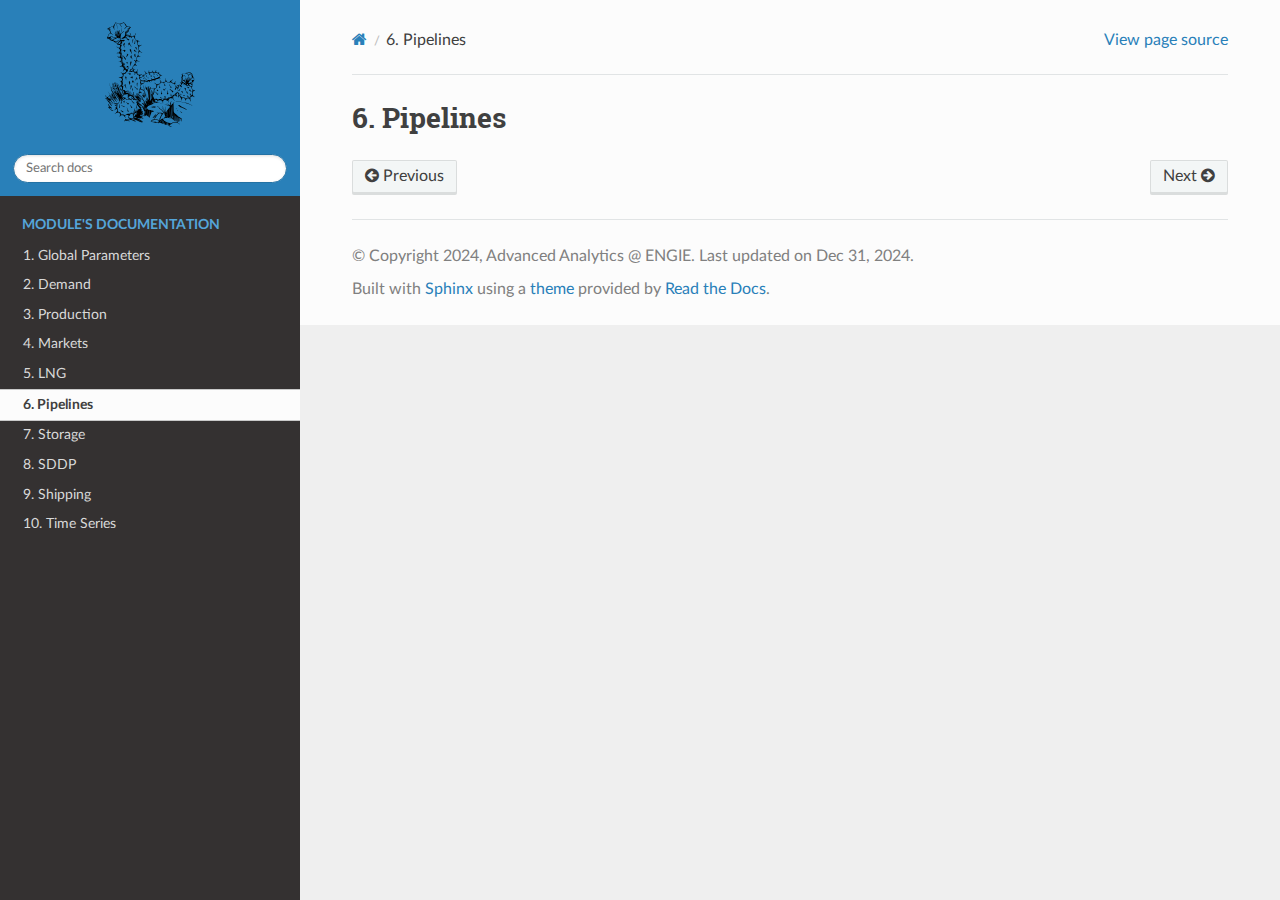
<file: docs/pipeline.html>
<!DOCTYPE html>
<html class="writer-html5" lang="en" data-content_root="../">
<head>
  <meta charset="utf-8" /><meta name="viewport" content="width=device-width, initial-scale=1" />

  <meta name="viewport" content="width=device-width, initial-scale=1.0" />
  <title>6. Pipelines &mdash; Cactus  documentation</title>
      <link rel="stylesheet" type="text/css" href="../_static/pygments.css?v=80d5e7a1" />
      <link rel="stylesheet" type="text/css" href="../_static/css/theme.css?v=e59714d7" />
      <link rel="stylesheet" type="text/css" href="../_static/layout.css?v=f294cb7b" />

  
      <script src="../_static/jquery.js?v=5d32c60e"></script>
      <script src="../_static/_sphinx_javascript_frameworks_compat.js?v=2cd50e6c"></script>
      <script src="../_static/documentation_options.js?v=5929fcd5"></script>
      <script src="../_static/doctools.js?v=9bcbadda"></script>
      <script src="../_static/sphinx_highlight.js?v=dc90522c"></script>
    <script src="../_static/js/theme.js"></script>
    <link rel="index" title="Index" href="../genindex.html" />
    <link rel="search" title="Search" href="../search.html" />
    <link rel="next" title="7. Storage" href="storage.html" />
    <link rel="prev" title="5. LNG" href="lng.html" /> 
</head>

<body class="wy-body-for-nav"> 
  <div class="wy-grid-for-nav">
    <nav data-toggle="wy-nav-shift" class="wy-nav-side">
      <div class="wy-side-scroll">
        <div class="wy-side-nav-search" >

          
          
          <a href="../index.html">
            
              <img src="../_static/cactus-logo.svg" class="logo" alt="Logo"/>
          </a>
<div role="search">
  <form id="rtd-search-form" class="wy-form" action="../search.html" method="get">
    <input type="text" name="q" placeholder="Search docs" aria-label="Search docs" />
    <input type="hidden" name="check_keywords" value="yes" />
    <input type="hidden" name="area" value="default" />
  </form>
</div>
        </div><div class="wy-menu wy-menu-vertical" data-spy="affix" role="navigation" aria-label="Navigation menu">
              <p class="caption" role="heading"><span class="caption-text">Module's documentation</span></p>
<ul class="current">
<li class="toctree-l1"><a class="reference internal" href="global_parameters.html">1. Global Parameters</a></li>
<li class="toctree-l1"><a class="reference internal" href="demand.html">2. Demand</a></li>
<li class="toctree-l1"><a class="reference internal" href="production.html">3. Production</a></li>
<li class="toctree-l1"><a class="reference internal" href="market.html">4. Markets</a></li>
<li class="toctree-l1"><a class="reference internal" href="lng.html">5. LNG</a></li>
<li class="toctree-l1 current"><a class="current reference internal" href="#">6. Pipelines</a></li>
<li class="toctree-l1"><a class="reference internal" href="storage.html">7. Storage</a></li>
<li class="toctree-l1"><a class="reference internal" href="sddp.html">8. SDDP</a></li>
<li class="toctree-l1"><a class="reference internal" href="shipping.html">9. Shipping</a></li>
<li class="toctree-l1"><a class="reference internal" href="time_series.html">10. Time Series</a></li>
</ul>

        </div>
      </div>
    </nav>

    <section data-toggle="wy-nav-shift" class="wy-nav-content-wrap"><nav class="wy-nav-top" aria-label="Mobile navigation menu" >
          <i data-toggle="wy-nav-top" class="fa fa-bars"></i>
          <a href="../index.html">Cactus</a>
      </nav>

      <div class="wy-nav-content">
        <div class="rst-content">
          <div role="navigation" aria-label="Page navigation">
  <ul class="wy-breadcrumbs">
      <li><a href="../index.html" class="icon icon-home" aria-label="Home"></a></li>
      <li class="breadcrumb-item active"><span class="section-number">6. </span>Pipelines</li>
      <li class="wy-breadcrumbs-aside">
            <a href="../_sources/docs/pipeline.rst.txt" rel="nofollow"> View page source</a>
      </li>
  </ul>
  <hr/>
</div>
          <div role="main" class="document" itemscope="itemscope" itemtype="http://schema.org/Article">
           <div itemprop="articleBody">
             
  <section id="pipelines">
<h1><span class="section-number">6. </span>Pipelines<a class="headerlink" href="#pipelines" title="Link to this heading"></a></h1>
</section>


           </div>
          </div>
          <footer><div class="rst-footer-buttons" role="navigation" aria-label="Footer">
        <a href="lng.html" class="btn btn-neutral float-left" title="5. LNG" accesskey="p" rel="prev"><span class="fa fa-arrow-circle-left" aria-hidden="true"></span> Previous</a>
        <a href="storage.html" class="btn btn-neutral float-right" title="7. Storage" accesskey="n" rel="next">Next <span class="fa fa-arrow-circle-right" aria-hidden="true"></span></a>
    </div>

  <hr/>

  <div role="contentinfo">
    <p>&#169; Copyright 2024, Advanced Analytics @ ENGIE.
      <span class="lastupdated">Last updated on Dec 31, 2024.
      </span></p>
  </div>

  Built with <a href="https://www.sphinx-doc.org/">Sphinx</a> using a
    <a href="https://github.com/readthedocs/sphinx_rtd_theme">theme</a>
    provided by <a href="https://readthedocs.org">Read the Docs</a>.
   

</footer>
        </div>
      </div>
    </section>
  </div>
  <script>
      jQuery(function () {
          SphinxRtdTheme.Navigation.enable(true);
      });
  </script> 

</body>
</html>
</file>
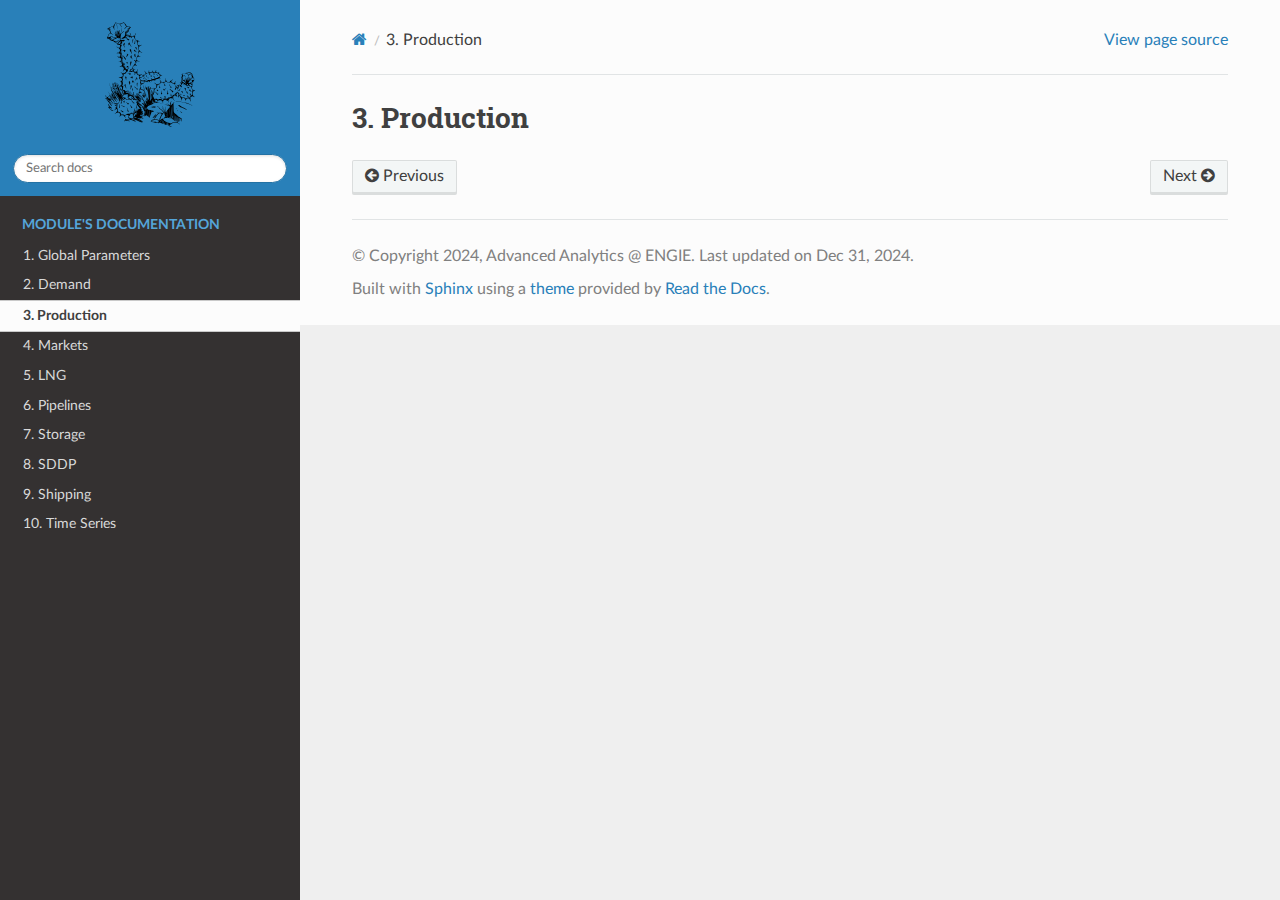
<file: docs/production.html>
<!DOCTYPE html>
<html class="writer-html5" lang="en" data-content_root="../">
<head>
  <meta charset="utf-8" /><meta name="viewport" content="width=device-width, initial-scale=1" />

  <meta name="viewport" content="width=device-width, initial-scale=1.0" />
  <title>3. Production &mdash; Cactus  documentation</title>
      <link rel="stylesheet" type="text/css" href="../_static/pygments.css?v=80d5e7a1" />
      <link rel="stylesheet" type="text/css" href="../_static/css/theme.css?v=e59714d7" />
      <link rel="stylesheet" type="text/css" href="../_static/layout.css?v=f294cb7b" />

  
      <script src="../_static/jquery.js?v=5d32c60e"></script>
      <script src="../_static/_sphinx_javascript_frameworks_compat.js?v=2cd50e6c"></script>
      <script src="../_static/documentation_options.js?v=5929fcd5"></script>
      <script src="../_static/doctools.js?v=9bcbadda"></script>
      <script src="../_static/sphinx_highlight.js?v=dc90522c"></script>
    <script src="../_static/js/theme.js"></script>
    <link rel="index" title="Index" href="../genindex.html" />
    <link rel="search" title="Search" href="../search.html" />
    <link rel="next" title="4. Markets" href="market.html" />
    <link rel="prev" title="2. Demand" href="demand.html" /> 
</head>

<body class="wy-body-for-nav"> 
  <div class="wy-grid-for-nav">
    <nav data-toggle="wy-nav-shift" class="wy-nav-side">
      <div class="wy-side-scroll">
        <div class="wy-side-nav-search" >

          
          
          <a href="../index.html">
            
              <img src="../_static/cactus-logo.svg" class="logo" alt="Logo"/>
          </a>
<div role="search">
  <form id="rtd-search-form" class="wy-form" action="../search.html" method="get">
    <input type="text" name="q" placeholder="Search docs" aria-label="Search docs" />
    <input type="hidden" name="check_keywords" value="yes" />
    <input type="hidden" name="area" value="default" />
  </form>
</div>
        </div><div class="wy-menu wy-menu-vertical" data-spy="affix" role="navigation" aria-label="Navigation menu">
              <p class="caption" role="heading"><span class="caption-text">Module's documentation</span></p>
<ul class="current">
<li class="toctree-l1"><a class="reference internal" href="global_parameters.html">1. Global Parameters</a></li>
<li class="toctree-l1"><a class="reference internal" href="demand.html">2. Demand</a></li>
<li class="toctree-l1 current"><a class="current reference internal" href="#">3. Production</a></li>
<li class="toctree-l1"><a class="reference internal" href="market.html">4. Markets</a></li>
<li class="toctree-l1"><a class="reference internal" href="lng.html">5. LNG</a></li>
<li class="toctree-l1"><a class="reference internal" href="pipeline.html">6. Pipelines</a></li>
<li class="toctree-l1"><a class="reference internal" href="storage.html">7. Storage</a></li>
<li class="toctree-l1"><a class="reference internal" href="sddp.html">8. SDDP</a></li>
<li class="toctree-l1"><a class="reference internal" href="shipping.html">9. Shipping</a></li>
<li class="toctree-l1"><a class="reference internal" href="time_series.html">10. Time Series</a></li>
</ul>

        </div>
      </div>
    </nav>

    <section data-toggle="wy-nav-shift" class="wy-nav-content-wrap"><nav class="wy-nav-top" aria-label="Mobile navigation menu" >
          <i data-toggle="wy-nav-top" class="fa fa-bars"></i>
          <a href="../index.html">Cactus</a>
      </nav>

      <div class="wy-nav-content">
        <div class="rst-content">
          <div role="navigation" aria-label="Page navigation">
  <ul class="wy-breadcrumbs">
      <li><a href="../index.html" class="icon icon-home" aria-label="Home"></a></li>
      <li class="breadcrumb-item active"><span class="section-number">3. </span>Production</li>
      <li class="wy-breadcrumbs-aside">
            <a href="../_sources/docs/production.rst.txt" rel="nofollow"> View page source</a>
      </li>
  </ul>
  <hr/>
</div>
          <div role="main" class="document" itemscope="itemscope" itemtype="http://schema.org/Article">
           <div itemprop="articleBody">
             
  <section id="production">
<h1><span class="section-number">3. </span>Production<a class="headerlink" href="#production" title="Link to this heading"></a></h1>
</section>


           </div>
          </div>
          <footer><div class="rst-footer-buttons" role="navigation" aria-label="Footer">
        <a href="demand.html" class="btn btn-neutral float-left" title="2. Demand" accesskey="p" rel="prev"><span class="fa fa-arrow-circle-left" aria-hidden="true"></span> Previous</a>
        <a href="market.html" class="btn btn-neutral float-right" title="4. Markets" accesskey="n" rel="next">Next <span class="fa fa-arrow-circle-right" aria-hidden="true"></span></a>
    </div>

  <hr/>

  <div role="contentinfo">
    <p>&#169; Copyright 2024, Advanced Analytics @ ENGIE.
      <span class="lastupdated">Last updated on Dec 31, 2024.
      </span></p>
  </div>

  Built with <a href="https://www.sphinx-doc.org/">Sphinx</a> using a
    <a href="https://github.com/readthedocs/sphinx_rtd_theme">theme</a>
    provided by <a href="https://readthedocs.org">Read the Docs</a>.
   

</footer>
        </div>
      </div>
    </section>
  </div>
  <script>
      jQuery(function () {
          SphinxRtdTheme.Navigation.enable(true);
      });
  </script> 

</body>
</html>
</file>
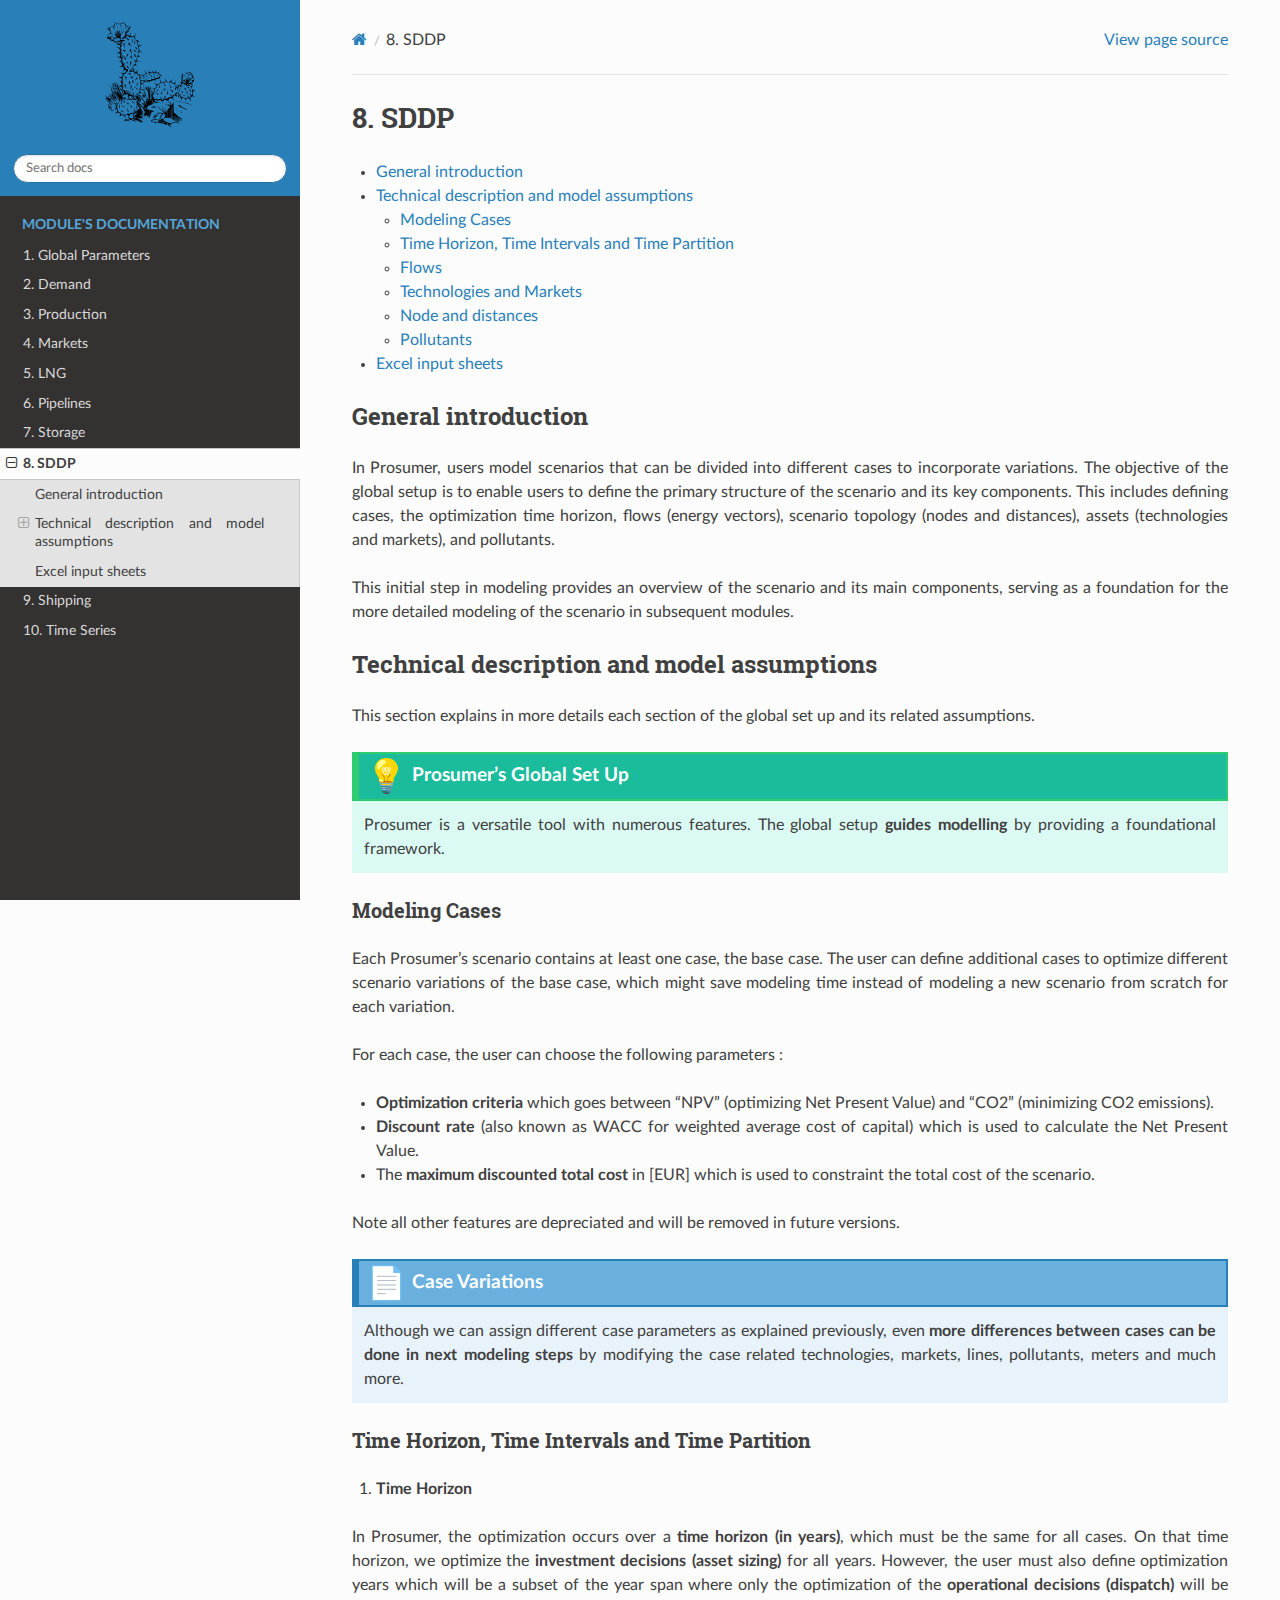
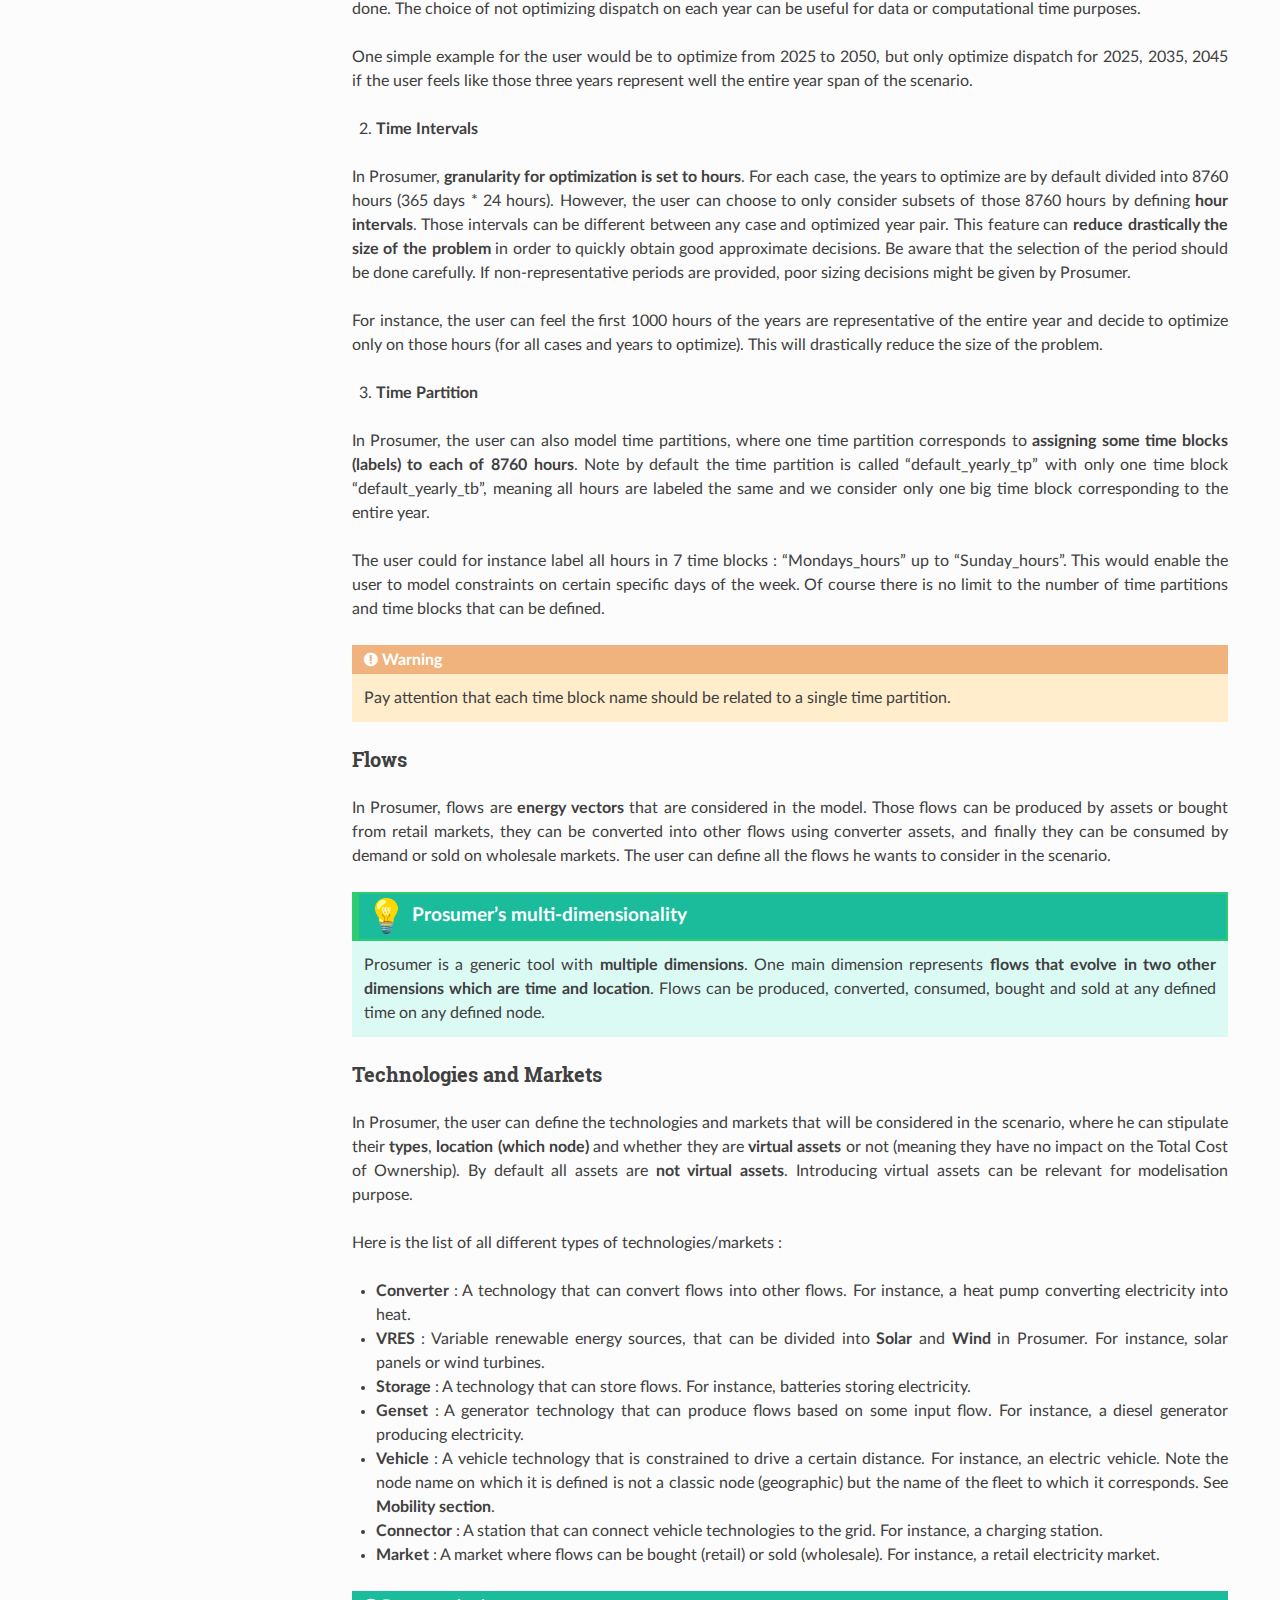
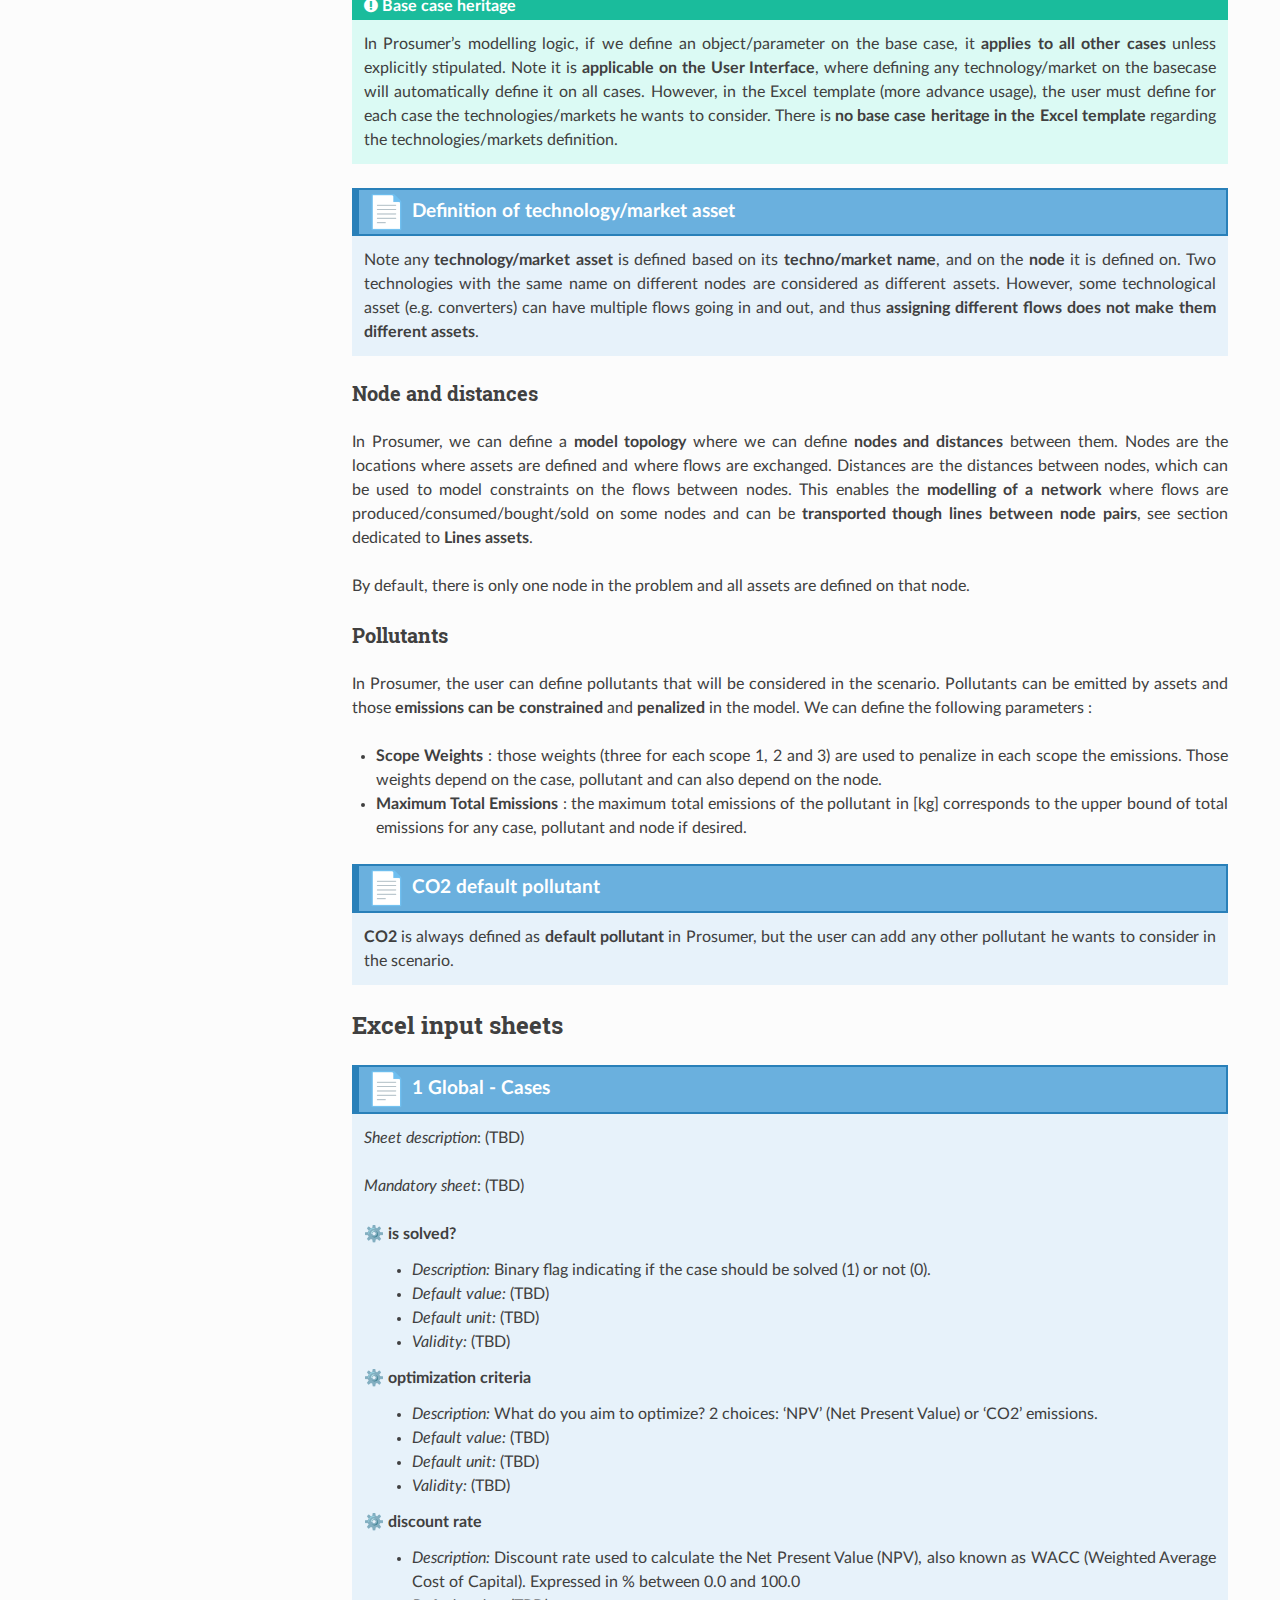
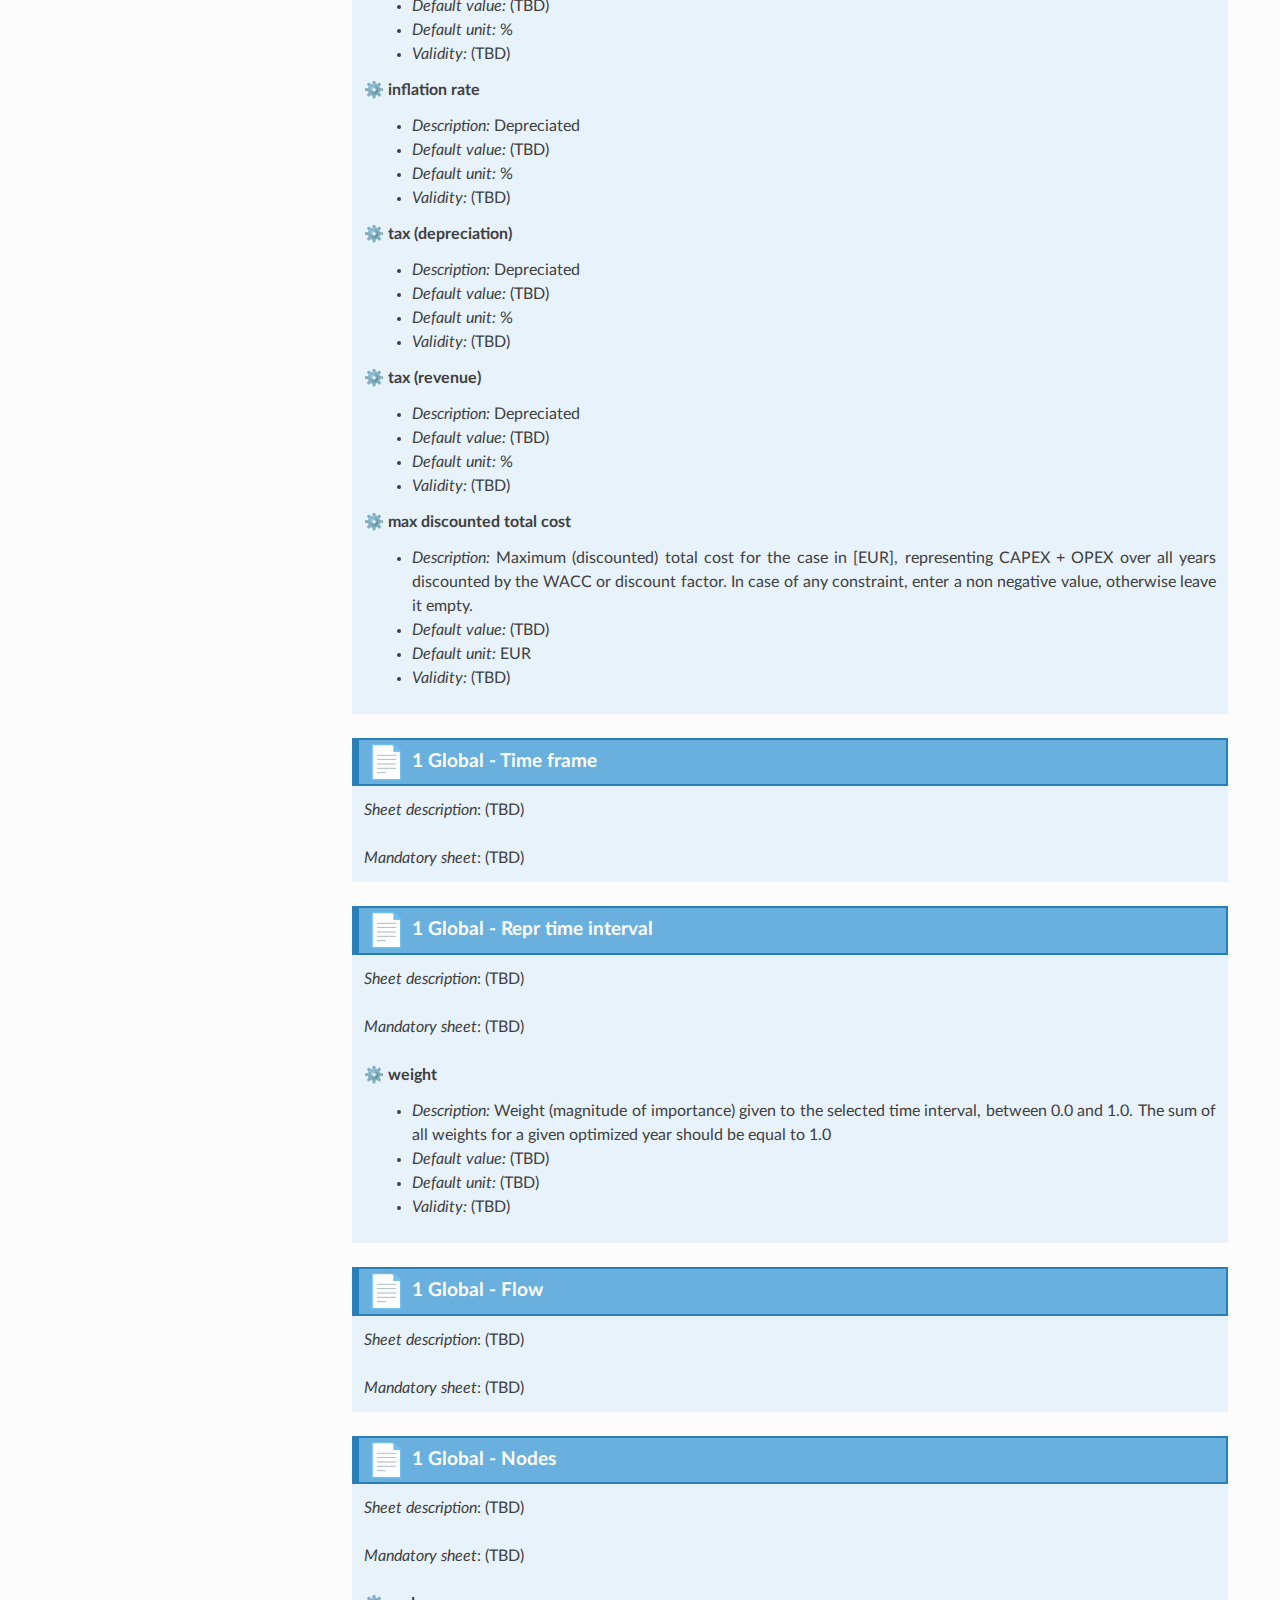
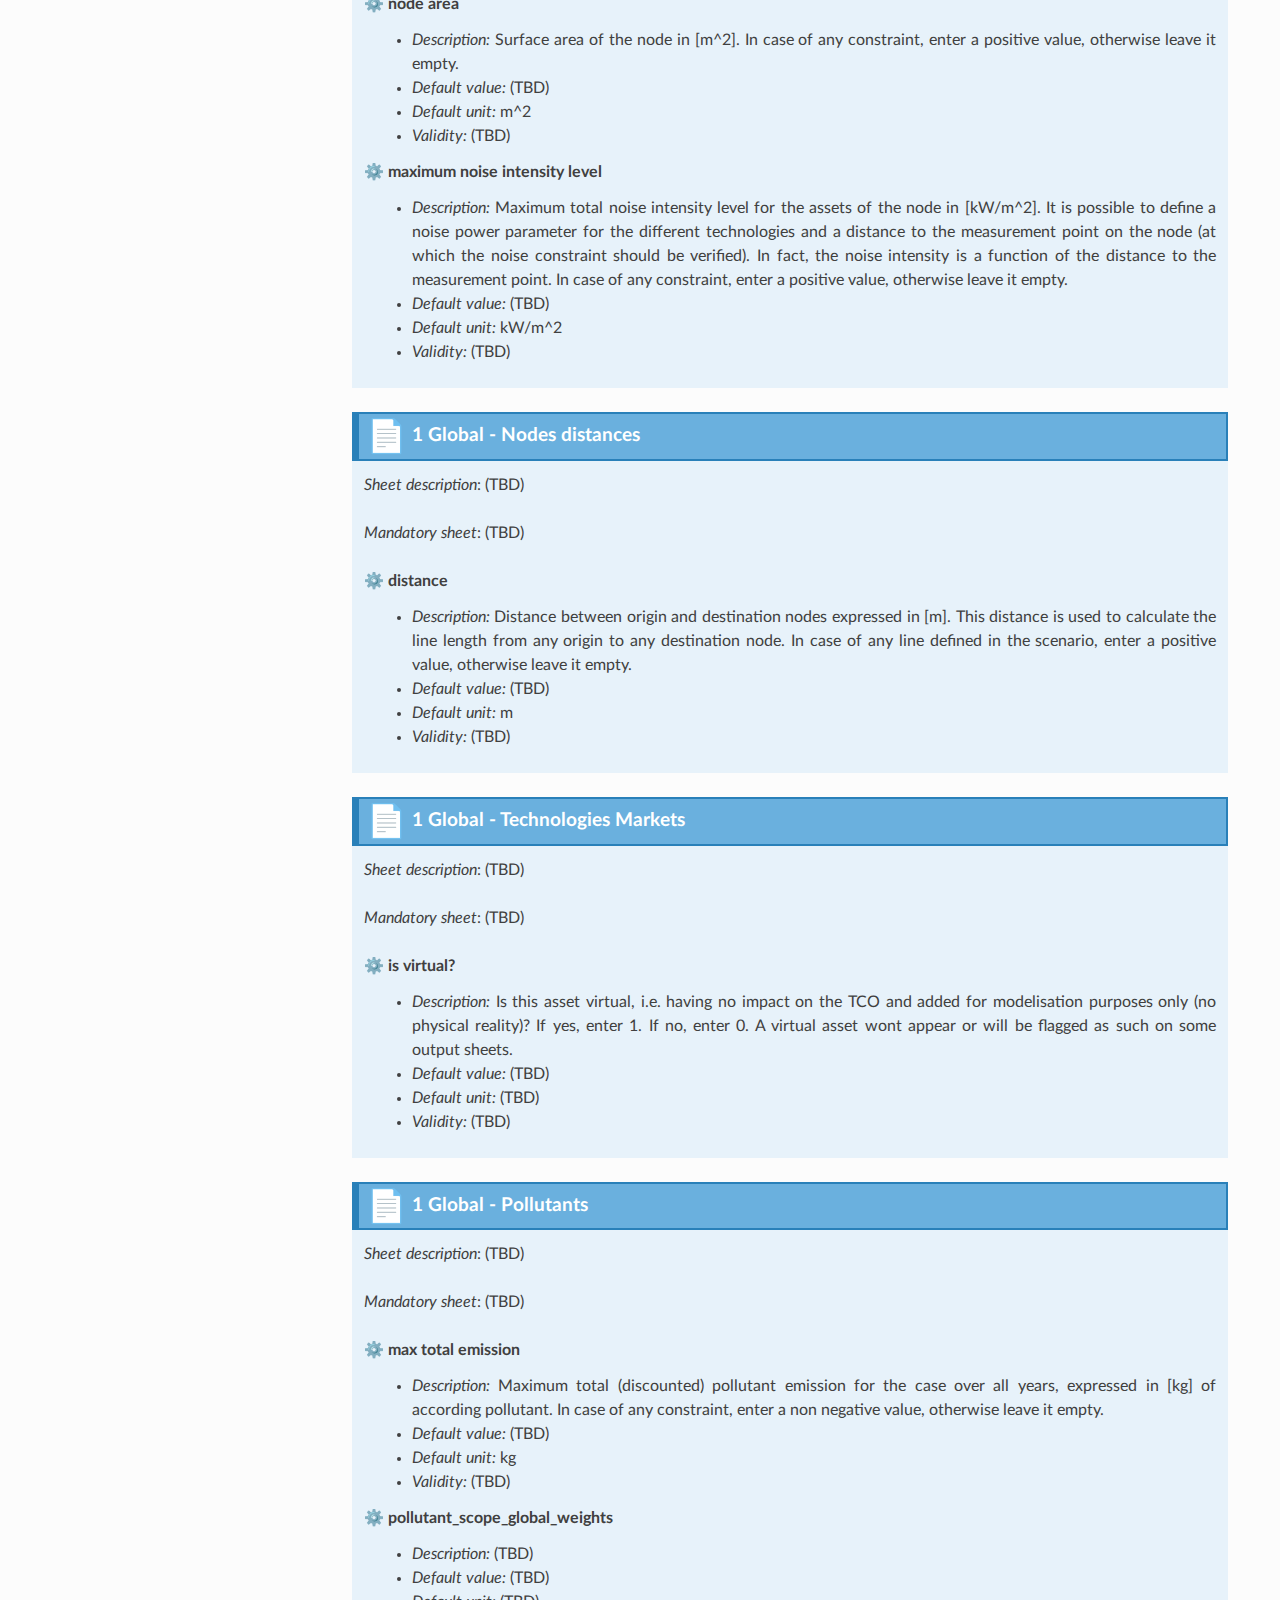
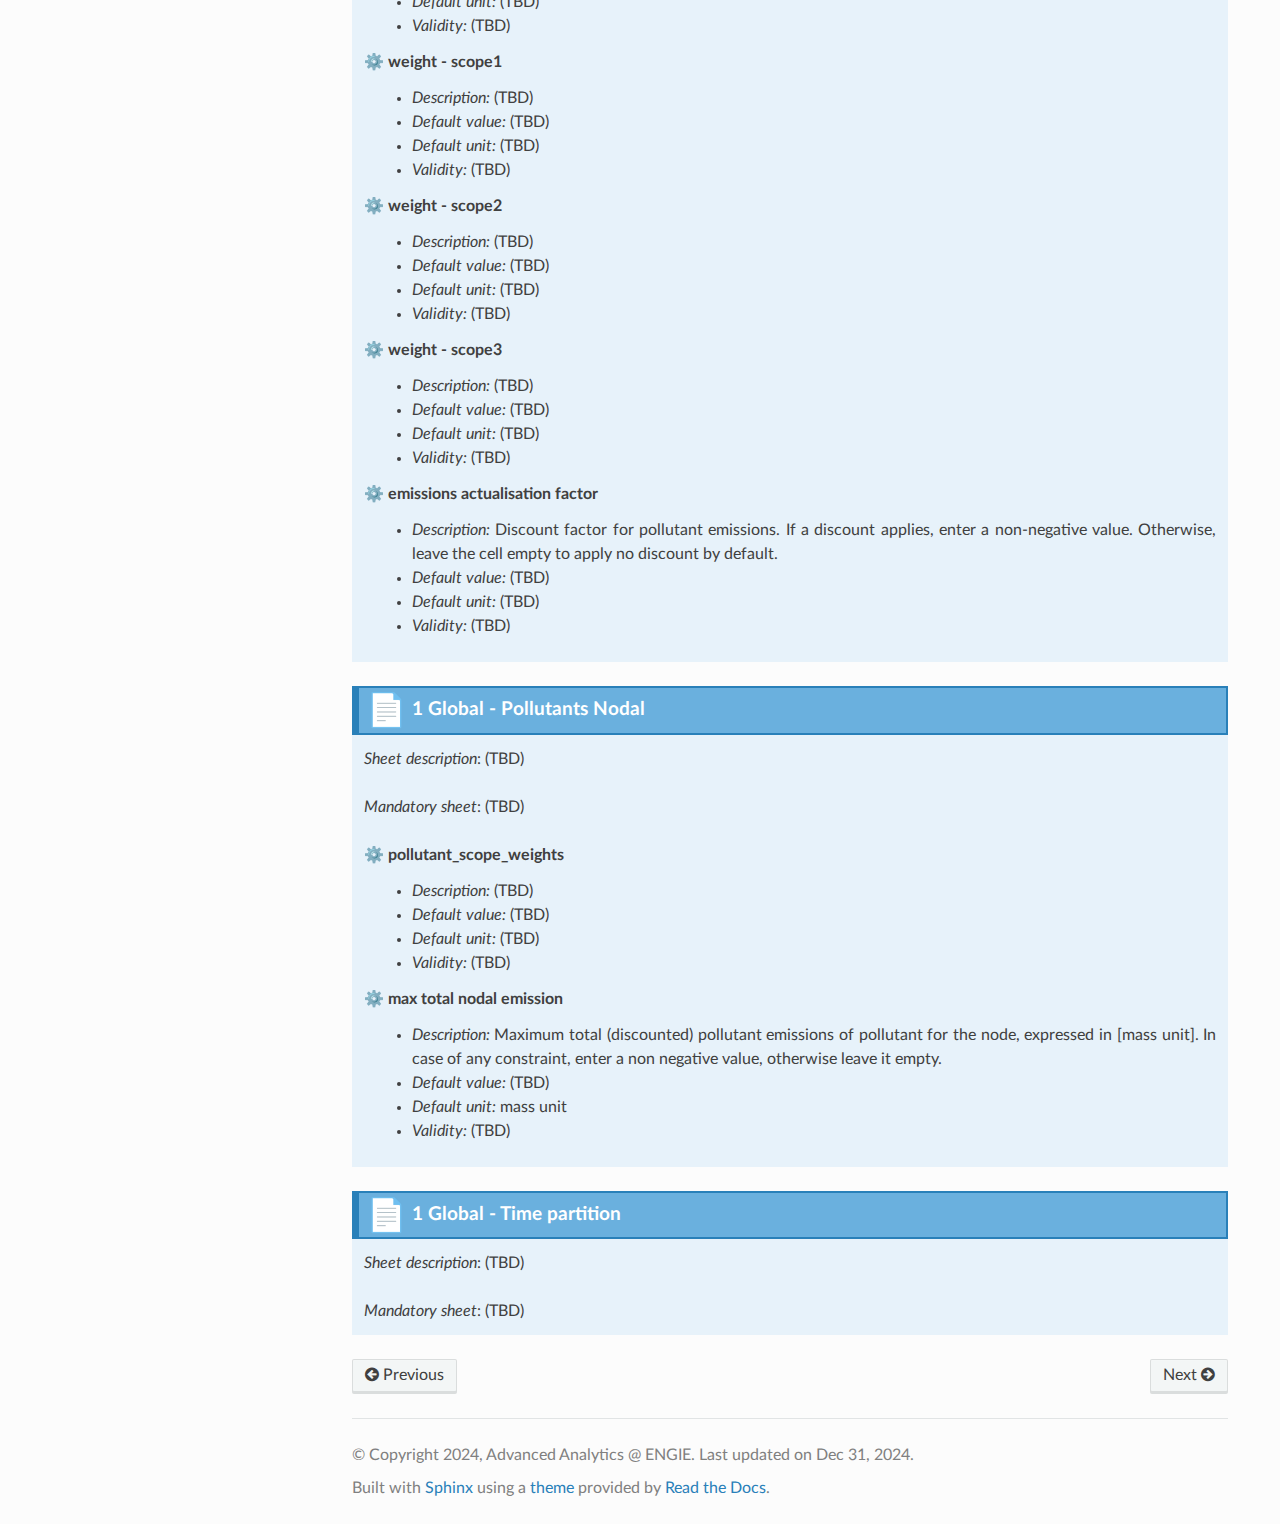
<file: docs/sddp.html>
<!DOCTYPE html>
<html class="writer-html5" lang="en" data-content_root="../">
<head>
  <meta charset="utf-8" /><meta name="viewport" content="width=device-width, initial-scale=1" />

  <meta name="viewport" content="width=device-width, initial-scale=1.0" />
  <title>8. SDDP &mdash; Cactus  documentation</title>
      <link rel="stylesheet" type="text/css" href="../_static/pygments.css?v=80d5e7a1" />
      <link rel="stylesheet" type="text/css" href="../_static/css/theme.css?v=e59714d7" />
      <link rel="stylesheet" type="text/css" href="../_static/layout.css?v=f294cb7b" />

  
      <script src="../_static/jquery.js?v=5d32c60e"></script>
      <script src="../_static/_sphinx_javascript_frameworks_compat.js?v=2cd50e6c"></script>
      <script src="../_static/documentation_options.js?v=5929fcd5"></script>
      <script src="../_static/doctools.js?v=9bcbadda"></script>
      <script src="../_static/sphinx_highlight.js?v=dc90522c"></script>
    <script src="../_static/js/theme.js"></script>
    <link rel="index" title="Index" href="../genindex.html" />
    <link rel="search" title="Search" href="../search.html" />
    <link rel="next" title="9. Shipping" href="shipping.html" />
    <link rel="prev" title="7. Storage" href="storage.html" /> 
</head>

<body class="wy-body-for-nav"> 
  <div class="wy-grid-for-nav">
    <nav data-toggle="wy-nav-shift" class="wy-nav-side">
      <div class="wy-side-scroll">
        <div class="wy-side-nav-search" >

          
          
          <a href="../index.html">
            
              <img src="../_static/cactus-logo.svg" class="logo" alt="Logo"/>
          </a>
<div role="search">
  <form id="rtd-search-form" class="wy-form" action="../search.html" method="get">
    <input type="text" name="q" placeholder="Search docs" aria-label="Search docs" />
    <input type="hidden" name="check_keywords" value="yes" />
    <input type="hidden" name="area" value="default" />
  </form>
</div>
        </div><div class="wy-menu wy-menu-vertical" data-spy="affix" role="navigation" aria-label="Navigation menu">
              <p class="caption" role="heading"><span class="caption-text">Module's documentation</span></p>
<ul class="current">
<li class="toctree-l1"><a class="reference internal" href="global_parameters.html">1. Global Parameters</a></li>
<li class="toctree-l1"><a class="reference internal" href="demand.html">2. Demand</a></li>
<li class="toctree-l1"><a class="reference internal" href="production.html">3. Production</a></li>
<li class="toctree-l1"><a class="reference internal" href="market.html">4. Markets</a></li>
<li class="toctree-l1"><a class="reference internal" href="lng.html">5. LNG</a></li>
<li class="toctree-l1"><a class="reference internal" href="pipeline.html">6. Pipelines</a></li>
<li class="toctree-l1"><a class="reference internal" href="storage.html">7. Storage</a></li>
<li class="toctree-l1 current"><a class="current reference internal" href="#">8. SDDP</a><ul>
<li class="toctree-l2"><a class="reference internal" href="#general-introduction">General introduction</a></li>
<li class="toctree-l2"><a class="reference internal" href="#technical-description-and-model-assumptions">Technical description and model assumptions</a><ul>
<li class="toctree-l3"><a class="reference internal" href="#modeling-cases">Modeling Cases</a></li>
<li class="toctree-l3"><a class="reference internal" href="#time-horizon-time-intervals-and-time-partition">Time Horizon, Time Intervals and Time Partition</a></li>
<li class="toctree-l3"><a class="reference internal" href="#flows">Flows</a></li>
<li class="toctree-l3"><a class="reference internal" href="#technologies-and-markets">Technologies and Markets</a></li>
<li class="toctree-l3"><a class="reference internal" href="#node-and-distances">Node and distances</a></li>
<li class="toctree-l3"><a class="reference internal" href="#pollutants">Pollutants</a></li>
</ul>
</li>
<li class="toctree-l2"><a class="reference internal" href="#excel-input-sheets">Excel input sheets</a></li>
</ul>
</li>
<li class="toctree-l1"><a class="reference internal" href="shipping.html">9. Shipping</a></li>
<li class="toctree-l1"><a class="reference internal" href="time_series.html">10. Time Series</a></li>
</ul>

        </div>
      </div>
    </nav>

    <section data-toggle="wy-nav-shift" class="wy-nav-content-wrap"><nav class="wy-nav-top" aria-label="Mobile navigation menu" >
          <i data-toggle="wy-nav-top" class="fa fa-bars"></i>
          <a href="../index.html">Cactus</a>
      </nav>

      <div class="wy-nav-content">
        <div class="rst-content">
          <div role="navigation" aria-label="Page navigation">
  <ul class="wy-breadcrumbs">
      <li><a href="../index.html" class="icon icon-home" aria-label="Home"></a></li>
      <li class="breadcrumb-item active"><span class="section-number">8. </span>SDDP</li>
      <li class="wy-breadcrumbs-aside">
            <a href="../_sources/docs/sddp.rst.txt" rel="nofollow"> View page source</a>
      </li>
  </ul>
  <hr/>
</div>
          <div role="main" class="document" itemscope="itemscope" itemtype="http://schema.org/Article">
           <div itemprop="articleBody">
             
  <section id="sddp">
<h1><span class="section-number">8. </span>SDDP<a class="headerlink" href="#sddp" title="Link to this heading"></a></h1>
<nav class="contents local" id="contents">
<ul class="simple">
<li><p><a class="reference internal" href="#general-introduction" id="id1">General introduction</a></p></li>
<li><p><a class="reference internal" href="#technical-description-and-model-assumptions" id="id2">Technical description and model assumptions</a></p>
<ul>
<li><p><a class="reference internal" href="#modeling-cases" id="id3">Modeling Cases</a></p></li>
<li><p><a class="reference internal" href="#time-horizon-time-intervals-and-time-partition" id="id4">Time Horizon, Time Intervals and Time Partition</a></p></li>
<li><p><a class="reference internal" href="#flows" id="id5">Flows</a></p></li>
<li><p><a class="reference internal" href="#technologies-and-markets" id="id6">Technologies and Markets</a></p></li>
<li><p><a class="reference internal" href="#node-and-distances" id="id7">Node and distances</a></p></li>
<li><p><a class="reference internal" href="#pollutants" id="id8">Pollutants</a></p></li>
</ul>
</li>
<li><p><a class="reference internal" href="#excel-input-sheets" id="id9">Excel input sheets</a></p></li>
</ul>
</nav>
<section id="general-introduction">
<h2><a class="toc-backref" href="#id1" role="doc-backlink">General introduction</a><a class="headerlink" href="#general-introduction" title="Link to this heading"></a></h2>
<p>In Prosumer, users model scenarios that can be divided into different cases to incorporate variations. The objective of the global setup is to enable users to define the primary structure of the scenario and its key components. This includes defining cases, the optimization time horizon, flows (energy  vectors), scenario topology (nodes and distances), assets (technologies and markets), and pollutants.</p>
<p>This initial step in modeling provides an overview of the scenario and its main components, serving as a foundation for the more detailed modeling of the scenario in subsequent modules.</p>
</section>
<section id="technical-description-and-model-assumptions">
<h2><a class="toc-backref" href="#id2" role="doc-backlink">Technical description and model assumptions</a><a class="headerlink" href="#technical-description-and-model-assumptions" title="Link to this heading"></a></h2>
<p>This section explains in more details each section of the global set up and its related assumptions.</p>
<div class="tip admonition">
<p class="admonition-title">Prosumer’s Global Set Up</p>
<p>Prosumer is a versatile tool with numerous features. The global setup <strong>guides modelling</strong> by providing a foundational framework.</p>
</div>
<section id="modeling-cases">
<h3><a class="toc-backref" href="#id3" role="doc-backlink">Modeling Cases</a><a class="headerlink" href="#modeling-cases" title="Link to this heading"></a></h3>
<p>Each Prosumer’s scenario contains at least one case, the base case. The user can define additional cases to optimize different scenario variations of the base case, which might save modeling time instead of modeling a new scenario from scratch for each variation.</p>
<p>For each case, the user can choose the following parameters :</p>
<ul class="simple">
<li><p><strong>Optimization criteria</strong> which goes between “NPV” (optimizing Net Present Value) and “CO2” (minimizing CO2 emissions).</p></li>
<li><p><strong>Discount rate</strong> (also known as WACC for weighted average cost of capital) which is used to calculate the Net Present Value.</p></li>
<li><p>The <strong>maximum discounted total cost</strong> in [EUR] which is used to constraint the total cost of the scenario.</p></li>
</ul>
<p>Note all other features are depreciated and will be removed in future versions.</p>
<div class="note admonition">
<p class="admonition-title">Case Variations</p>
<p>Although we can assign different case parameters as explained previously, even <strong>more differences between cases can be done in next modeling steps</strong> by modifying the case related technologies, markets, lines, pollutants, meters and much more.</p>
</div>
</section>
<section id="time-horizon-time-intervals-and-time-partition">
<h3><a class="toc-backref" href="#id4" role="doc-backlink">Time Horizon, Time Intervals and Time Partition</a><a class="headerlink" href="#time-horizon-time-intervals-and-time-partition" title="Link to this heading"></a></h3>
<ol class="arabic simple">
<li><p><strong>Time Horizon</strong></p></li>
</ol>
<p>In Prosumer, the optimization occurs over a <strong>time horizon (in years)</strong>, which must be the same for all cases. On that time horizon, we optimize the <strong>investment decisions (asset sizing)</strong> for all years. However, the user must also define optimization years which will be a subset of the year span where only the optimization of the <strong>operational decisions (dispatch)</strong> will be done. The choice of not optimizing dispatch on each year can be useful for data or computational time purposes.</p>
<p>One simple example for the user would be to optimize from 2025 to 2050, but only optimize dispatch for 2025, 2035, 2045 if the user feels like those three years represent well the entire year span of the scenario.</p>
<ol class="arabic simple" start="2">
<li><p><strong>Time Intervals</strong></p></li>
</ol>
<p>In Prosumer, <strong>granularity for optimization is set to hours</strong>. For each case, the years to optimize are by default divided into 8760 hours (365 days * 24 hours). However, the user can choose to only consider subsets of those 8760 hours by defining <strong>hour intervals</strong>. Those intervals can be different between any case and optimized year pair. This feature can <strong>reduce drastically the size of the problem</strong> in order to quickly obtain good approximate decisions. Be aware that the selection of the period should be done carefully. If non-representative periods are provided, poor sizing decisions might be given by Prosumer.</p>
<p>For instance, the user can feel the first 1000 hours of the years are representative of the entire year and decide to optimize only on those hours (for all cases and years to optimize). This will drastically reduce the size of the problem.</p>
<ol class="arabic simple" start="3">
<li><p><strong>Time Partition</strong></p></li>
</ol>
<p>In Prosumer, the user can also model time partitions, where one time partition corresponds to <strong>assigning some time blocks (labels) to each of 8760 hours</strong>. Note by default the time partition is called “default_yearly_tp” with only one time block “default_yearly_tb”, meaning all hours are labeled the same and we consider only one big time block corresponding to the entire year.</p>
<p>The user could for instance label all hours in 7 time blocks : “Mondays_hours” up to “Sunday_hours”. This would enable the user to model constraints on certain specific days of the week. Of course there is no limit to the number of time partitions and time blocks that can be defined.</p>
<div class="warning admonition">
<p class="admonition-title">Warning</p>
<p>Pay attention that each time block name should be related to a single time partition.</p>
</div>
</section>
<section id="flows">
<h3><a class="toc-backref" href="#id5" role="doc-backlink">Flows</a><a class="headerlink" href="#flows" title="Link to this heading"></a></h3>
<p>In Prosumer, flows are <strong>energy vectors</strong> that are considered in the model. Those flows can be produced by assets or bought from retail markets, they can be converted into other flows using converter assets, and finally they can be consumed by demand or sold on wholesale markets.
The user can define all the flows he wants to consider in the scenario.</p>
<div class="tip admonition">
<p class="admonition-title">Prosumer’s multi-dimensionality</p>
<p>Prosumer is a generic tool with <strong>multiple dimensions</strong>. One main dimension represents <strong>flows that evolve in two other dimensions which are time and location</strong>. Flows can be produced, converted, consumed, bought and sold at any defined time on any defined node.</p>
</div>
</section>
<section id="technologies-and-markets">
<h3><a class="toc-backref" href="#id6" role="doc-backlink">Technologies and Markets</a><a class="headerlink" href="#technologies-and-markets" title="Link to this heading"></a></h3>
<p>In Prosumer, the user can define the technologies and markets that will be considered in the scenario, where he can stipulate their <strong>types</strong>, <strong>location (which node)</strong> and whether they are <strong>virtual assets</strong> or not (meaning they have no impact on the Total Cost of Ownership). By default all assets are <strong>not virtual assets</strong>. Introducing virtual assets can be relevant for modelisation purpose.</p>
<p>Here is the list of all different types of technologies/markets :</p>
<ul class="simple">
<li><p><strong>Converter</strong> : A technology that can convert flows into other flows. For instance, a heat pump converting electricity into heat.</p></li>
<li><p><strong>VRES</strong> : Variable renewable energy sources, that can be divided into <strong>Solar</strong> and <strong>Wind</strong> in Prosumer. For instance, solar panels or wind turbines.</p></li>
<li><p><strong>Storage</strong> : A technology that can store flows. For instance, batteries storing electricity.</p></li>
<li><p><strong>Genset</strong> : A generator technology that can produce flows based on some input flow. For instance, a diesel generator producing electricity.</p></li>
<li><p><strong>Vehicle</strong> : A vehicle technology that is constrained to drive a certain distance. For instance, an electric vehicle. Note the node name on which it is defined is not a classic node (geographic) but the name of the fleet to which it corresponds. See <strong>Mobility section</strong>.</p></li>
<li><p><strong>Connector</strong> : A station that can connect vehicle technologies to the grid. For instance, a charging station.</p></li>
<li><p><strong>Market</strong> : A market where flows can be bought (retail) or sold (wholesale). For instance, a retail electricity market.</p></li>
</ul>
<div class="important admonition">
<p class="admonition-title">Base case heritage</p>
<p>In Prosumer’s modelling logic, if we define an object/parameter on the base case, it <strong>applies to all other cases</strong> unless explicitly stipulated. Note it is <strong>applicable on the User Interface</strong>, where defining any technology/market on the basecase will automatically define it on all cases. However, in the Excel template (more advance usage), the user must define for each case the technologies/markets he wants to consider. There is <strong>no base case heritage in the Excel template</strong> regarding the technologies/markets definition.</p>
</div>
<div class="note admonition">
<p class="admonition-title">Definition of technology/market asset</p>
<p>Note any <strong>technology/market asset</strong> is defined based on its <strong>techno/market name</strong>, and on the <strong>node</strong> it is defined on. Two technologies with the same name on different nodes are considered as different assets. However, some technological asset (e.g. converters) can have multiple flows going in and out, and thus <strong>assigning different flows does not make them different assets</strong>.</p>
</div>
</section>
<section id="node-and-distances">
<h3><a class="toc-backref" href="#id7" role="doc-backlink">Node and distances</a><a class="headerlink" href="#node-and-distances" title="Link to this heading"></a></h3>
<p>In Prosumer, we can define a <strong>model topology</strong> where we can define <strong>nodes and distances</strong> between them. Nodes are the locations where assets are defined and where flows are exchanged. Distances are the distances between nodes, which can be used to model constraints on the flows between nodes. This enables the <strong>modelling of a network</strong> where flows are produced/consumed/bought/sold on some nodes and can be <strong>transported though lines between node pairs</strong>, see section dedicated to <strong>Lines assets</strong>.</p>
<p>By default, there is only one node in the problem and all assets are defined on that node.</p>
</section>
<section id="pollutants">
<h3><a class="toc-backref" href="#id8" role="doc-backlink">Pollutants</a><a class="headerlink" href="#pollutants" title="Link to this heading"></a></h3>
<p>In Prosumer, the user can define pollutants that will be considered in the scenario. Pollutants can be emitted by assets and those <strong>emissions can be constrained</strong> and <strong>penalized</strong> in the model. We can define the following parameters :</p>
<ul class="simple">
<li><p><strong>Scope Weights</strong> : those weights (three for each scope 1, 2 and 3) are used to penalize in each scope the emissions. Those weights depend on the case, pollutant and can also depend on the node.</p></li>
<li><p><strong>Maximum Total Emissions</strong> : the maximum total emissions of the pollutant in [kg] corresponds to the upper bound of total emissions for any case, pollutant and node if desired.</p></li>
</ul>
<div class="note admonition">
<p class="admonition-title">CO2 default pollutant</p>
<p><strong>CO2</strong> is always defined as <strong>default pollutant</strong> in Prosumer, but the user can add any other pollutant he wants to consider in the scenario.</p>
</div>
</section>
</section>
<section id="excel-input-sheets">
<h2><a class="toc-backref" href="#id9" role="doc-backlink">Excel input sheets</a><a class="headerlink" href="#excel-input-sheets" title="Link to this heading"></a></h2>
<div class="note admonition">
<p class="admonition-title">1 Global - Cases</p>
<p><em>Sheet description</em>: (TBD)</p>
<p><em>Mandatory sheet</em>: (TBD)</p>
<dl class="simple">
<dt>⚙️ is solved?</dt><dd><ul class="simple">
<li><p><em>Description:</em> Binary flag indicating if the case should be solved (1) or not (0).</p></li>
<li><p><em>Default value:</em> (TBD)</p></li>
<li><p><em>Default unit:</em> (TBD)</p></li>
<li><p><em>Validity:</em> (TBD)</p></li>
</ul>
</dd>
<dt>⚙️ optimization criteria</dt><dd><ul class="simple">
<li><p><em>Description:</em> What do you aim to optimize? 2 choices: ‘NPV’ (Net Present Value) or ‘CO2’ emissions.</p></li>
<li><p><em>Default value:</em> (TBD)</p></li>
<li><p><em>Default unit:</em> (TBD)</p></li>
<li><p><em>Validity:</em> (TBD)</p></li>
</ul>
</dd>
<dt>⚙️ discount rate</dt><dd><ul class="simple">
<li><p><em>Description:</em> Discount rate used to calculate the Net Present Value (NPV), also known as WACC (Weighted Average Cost of Capital). Expressed in % between 0.0 and 100.0</p></li>
<li><p><em>Default value:</em> (TBD)</p></li>
<li><p><em>Default unit:</em> %</p></li>
<li><p><em>Validity:</em> (TBD)</p></li>
</ul>
</dd>
<dt>⚙️ inflation rate</dt><dd><ul class="simple">
<li><p><em>Description:</em> Depreciated</p></li>
<li><p><em>Default value:</em> (TBD)</p></li>
<li><p><em>Default unit:</em> %</p></li>
<li><p><em>Validity:</em> (TBD)</p></li>
</ul>
</dd>
<dt>⚙️ tax (depreciation)</dt><dd><ul class="simple">
<li><p><em>Description:</em> Depreciated</p></li>
<li><p><em>Default value:</em> (TBD)</p></li>
<li><p><em>Default unit:</em> %</p></li>
<li><p><em>Validity:</em> (TBD)</p></li>
</ul>
</dd>
<dt>⚙️ tax (revenue)</dt><dd><ul class="simple">
<li><p><em>Description:</em> Depreciated</p></li>
<li><p><em>Default value:</em> (TBD)</p></li>
<li><p><em>Default unit:</em> %</p></li>
<li><p><em>Validity:</em> (TBD)</p></li>
</ul>
</dd>
<dt>⚙️ max discounted total cost</dt><dd><ul class="simple">
<li><p><em>Description:</em> Maximum (discounted) total cost for the case in [EUR], representing CAPEX + OPEX over all years discounted by the WACC or discount factor. In case of any constraint, enter a non negative value, otherwise leave it empty.</p></li>
<li><p><em>Default value:</em> (TBD)</p></li>
<li><p><em>Default unit:</em> EUR</p></li>
<li><p><em>Validity:</em> (TBD)</p></li>
</ul>
</dd>
</dl>
</div>
<div class="note admonition">
<p class="admonition-title">1 Global - Time frame</p>
<p><em>Sheet description</em>: (TBD)</p>
<p><em>Mandatory sheet</em>: (TBD)</p>
</div>
<div class="note admonition">
<p class="admonition-title">1 Global - Repr time interval</p>
<p><em>Sheet description</em>: (TBD)</p>
<p><em>Mandatory sheet</em>: (TBD)</p>
<dl class="simple">
<dt>⚙️ weight</dt><dd><ul class="simple">
<li><p><em>Description:</em> Weight (magnitude of importance) given to the selected time interval, between 0.0 and 1.0. The sum of all weights for a given optimized year should be equal to 1.0</p></li>
<li><p><em>Default value:</em> (TBD)</p></li>
<li><p><em>Default unit:</em> (TBD)</p></li>
<li><p><em>Validity:</em> (TBD)</p></li>
</ul>
</dd>
</dl>
</div>
<div class="note admonition">
<p class="admonition-title">1 Global - Flow</p>
<p><em>Sheet description</em>: (TBD)</p>
<p><em>Mandatory sheet</em>: (TBD)</p>
</div>
<div class="note admonition">
<p class="admonition-title">1 Global - Nodes</p>
<p><em>Sheet description</em>: (TBD)</p>
<p><em>Mandatory sheet</em>: (TBD)</p>
<dl class="simple">
<dt>⚙️ node area</dt><dd><ul class="simple">
<li><p><em>Description:</em> Surface area of the node in [m^2]. In case of any constraint, enter a positive value, otherwise leave it empty.</p></li>
<li><p><em>Default value:</em> (TBD)</p></li>
<li><p><em>Default unit:</em> m^2</p></li>
<li><p><em>Validity:</em> (TBD)</p></li>
</ul>
</dd>
<dt>⚙️ maximum noise intensity level</dt><dd><ul class="simple">
<li><p><em>Description:</em> Maximum total noise intensity level for the assets of the node in [kW/m^2]. It is possible to define a noise power parameter for the different technologies and a distance to the measurement point on the node (at which the noise constraint should be verified). In fact, the noise intensity is a function of the distance to the measurement point. In case of any constraint, enter a positive value, otherwise leave it empty.</p></li>
<li><p><em>Default value:</em> (TBD)</p></li>
<li><p><em>Default unit:</em> kW/m^2</p></li>
<li><p><em>Validity:</em> (TBD)</p></li>
</ul>
</dd>
</dl>
</div>
<div class="note admonition">
<p class="admonition-title">1 Global - Nodes distances</p>
<p><em>Sheet description</em>: (TBD)</p>
<p><em>Mandatory sheet</em>: (TBD)</p>
<dl class="simple">
<dt>⚙️ distance</dt><dd><ul class="simple">
<li><p><em>Description:</em> Distance between origin and destination nodes expressed in [m]. This distance is used to calculate the line length from any origin to any destination node. In case of any line defined in the scenario, enter a positive value, otherwise leave it empty.</p></li>
<li><p><em>Default value:</em> (TBD)</p></li>
<li><p><em>Default unit:</em> m</p></li>
<li><p><em>Validity:</em> (TBD)</p></li>
</ul>
</dd>
</dl>
</div>
<div class="note admonition">
<p class="admonition-title">1 Global - Technologies Markets</p>
<p><em>Sheet description</em>: (TBD)</p>
<p><em>Mandatory sheet</em>: (TBD)</p>
<dl class="simple">
<dt>⚙️ is virtual?</dt><dd><ul class="simple">
<li><p><em>Description:</em> Is this asset virtual, i.e. having no impact on the TCO and added for modelisation purposes only (no physical reality)? If yes, enter 1. If no, enter 0. A virtual asset wont appear or will be flagged as such on some output sheets.</p></li>
<li><p><em>Default value:</em> (TBD)</p></li>
<li><p><em>Default unit:</em> (TBD)</p></li>
<li><p><em>Validity:</em> (TBD)</p></li>
</ul>
</dd>
</dl>
</div>
<div class="note admonition">
<p class="admonition-title">1 Global - Pollutants</p>
<p><em>Sheet description</em>: (TBD)</p>
<p><em>Mandatory sheet</em>: (TBD)</p>
<dl class="simple">
<dt>⚙️ max total emission</dt><dd><ul class="simple">
<li><p><em>Description:</em> Maximum total (discounted) pollutant emission for the case over all years, expressed in [kg] of according pollutant. In case of any constraint, enter a non negative value, otherwise leave it empty.</p></li>
<li><p><em>Default value:</em> (TBD)</p></li>
<li><p><em>Default unit:</em> kg</p></li>
<li><p><em>Validity:</em> (TBD)</p></li>
</ul>
</dd>
<dt>⚙️ pollutant_scope_global_weights</dt><dd><ul class="simple">
<li><p><em>Description:</em> (TBD)</p></li>
<li><p><em>Default value:</em> (TBD)</p></li>
<li><p><em>Default unit:</em> (TBD)</p></li>
<li><p><em>Validity:</em> (TBD)</p></li>
</ul>
</dd>
<dt>⚙️ weight - scope1</dt><dd><ul class="simple">
<li><p><em>Description:</em> (TBD)</p></li>
<li><p><em>Default value:</em> (TBD)</p></li>
<li><p><em>Default unit:</em> (TBD)</p></li>
<li><p><em>Validity:</em> (TBD)</p></li>
</ul>
</dd>
<dt>⚙️ weight - scope2</dt><dd><ul class="simple">
<li><p><em>Description:</em> (TBD)</p></li>
<li><p><em>Default value:</em> (TBD)</p></li>
<li><p><em>Default unit:</em> (TBD)</p></li>
<li><p><em>Validity:</em> (TBD)</p></li>
</ul>
</dd>
<dt>⚙️ weight - scope3</dt><dd><ul class="simple">
<li><p><em>Description:</em> (TBD)</p></li>
<li><p><em>Default value:</em> (TBD)</p></li>
<li><p><em>Default unit:</em> (TBD)</p></li>
<li><p><em>Validity:</em> (TBD)</p></li>
</ul>
</dd>
<dt>⚙️ emissions actualisation factor</dt><dd><ul class="simple">
<li><p><em>Description:</em> Discount factor for pollutant emissions. If a discount applies, enter a non-negative value. Otherwise, leave the cell empty to apply no discount by default.</p></li>
<li><p><em>Default value:</em> (TBD)</p></li>
<li><p><em>Default unit:</em> (TBD)</p></li>
<li><p><em>Validity:</em> (TBD)</p></li>
</ul>
</dd>
</dl>
</div>
<div class="note admonition">
<p class="admonition-title">1 Global - Pollutants Nodal</p>
<p><em>Sheet description</em>: (TBD)</p>
<p><em>Mandatory sheet</em>: (TBD)</p>
<dl class="simple">
<dt>⚙️ pollutant_scope_weights</dt><dd><ul class="simple">
<li><p><em>Description:</em> (TBD)</p></li>
<li><p><em>Default value:</em> (TBD)</p></li>
<li><p><em>Default unit:</em> (TBD)</p></li>
<li><p><em>Validity:</em> (TBD)</p></li>
</ul>
</dd>
<dt>⚙️ max total nodal emission</dt><dd><ul class="simple">
<li><p><em>Description:</em> Maximum total (discounted) pollutant emissions of pollutant for the node, expressed in [mass unit]. In case of any constraint, enter a non negative value, otherwise leave it empty.</p></li>
<li><p><em>Default value:</em> (TBD)</p></li>
<li><p><em>Default unit:</em> mass unit</p></li>
<li><p><em>Validity:</em> (TBD)</p></li>
</ul>
</dd>
</dl>
</div>
<div class="note admonition">
<p class="admonition-title">1 Global - Time partition</p>
<p><em>Sheet description</em>: (TBD)</p>
<p><em>Mandatory sheet</em>: (TBD)</p>
</div>
</section>
</section>


           </div>
          </div>
          <footer><div class="rst-footer-buttons" role="navigation" aria-label="Footer">
        <a href="storage.html" class="btn btn-neutral float-left" title="7. Storage" accesskey="p" rel="prev"><span class="fa fa-arrow-circle-left" aria-hidden="true"></span> Previous</a>
        <a href="shipping.html" class="btn btn-neutral float-right" title="9. Shipping" accesskey="n" rel="next">Next <span class="fa fa-arrow-circle-right" aria-hidden="true"></span></a>
    </div>

  <hr/>

  <div role="contentinfo">
    <p>&#169; Copyright 2024, Advanced Analytics @ ENGIE.
      <span class="lastupdated">Last updated on Dec 31, 2024.
      </span></p>
  </div>

  Built with <a href="https://www.sphinx-doc.org/">Sphinx</a> using a
    <a href="https://github.com/readthedocs/sphinx_rtd_theme">theme</a>
    provided by <a href="https://readthedocs.org">Read the Docs</a>.
   

</footer>
        </div>
      </div>
    </section>
  </div>
  <script>
      jQuery(function () {
          SphinxRtdTheme.Navigation.enable(true);
      });
  </script> 

</body>
</html>
</file>
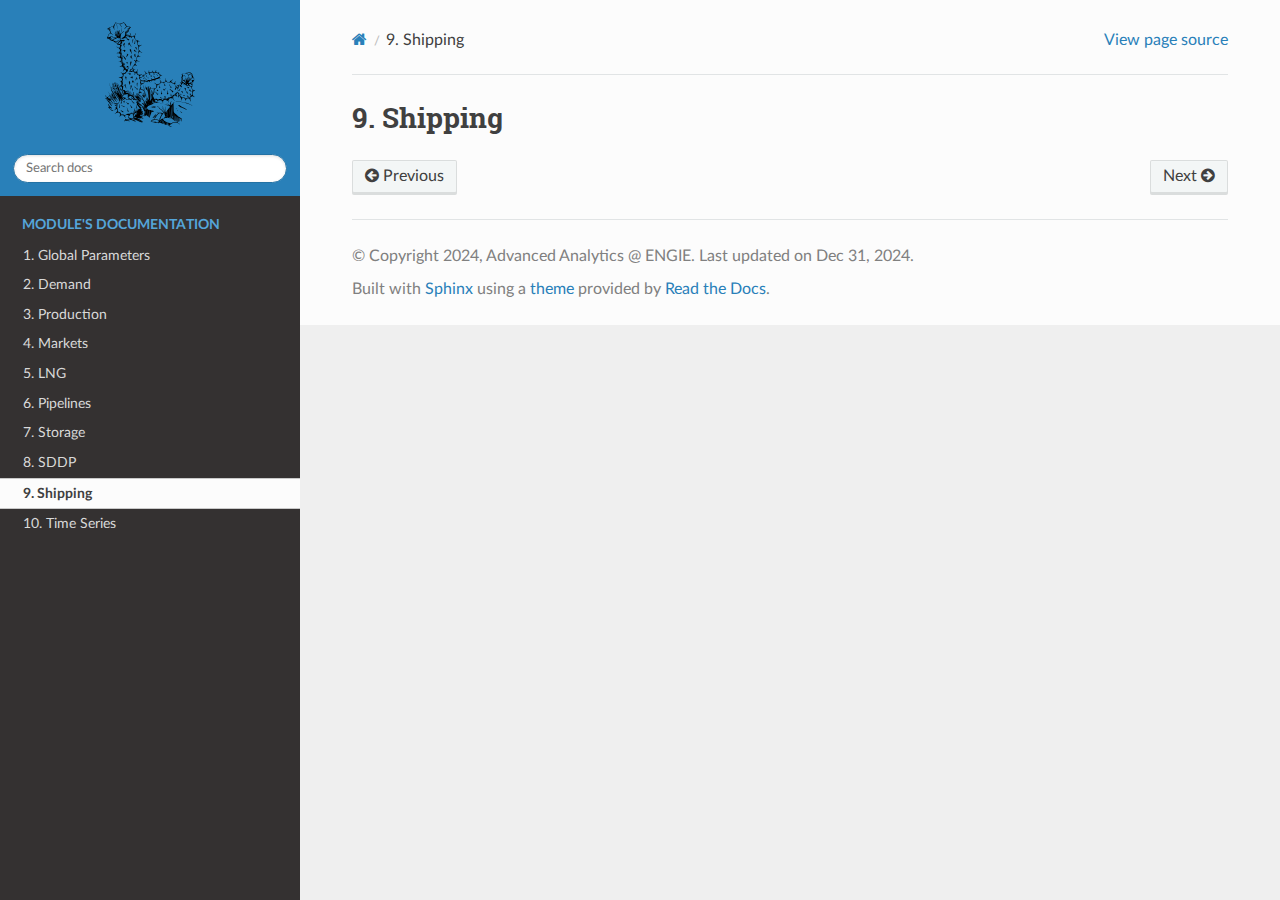
<file: docs/shipping.html>
<!DOCTYPE html>
<html class="writer-html5" lang="en" data-content_root="../">
<head>
  <meta charset="utf-8" /><meta name="viewport" content="width=device-width, initial-scale=1" />

  <meta name="viewport" content="width=device-width, initial-scale=1.0" />
  <title>9. Shipping &mdash; Cactus  documentation</title>
      <link rel="stylesheet" type="text/css" href="../_static/pygments.css?v=80d5e7a1" />
      <link rel="stylesheet" type="text/css" href="../_static/css/theme.css?v=e59714d7" />
      <link rel="stylesheet" type="text/css" href="../_static/layout.css?v=f294cb7b" />

  
      <script src="../_static/jquery.js?v=5d32c60e"></script>
      <script src="../_static/_sphinx_javascript_frameworks_compat.js?v=2cd50e6c"></script>
      <script src="../_static/documentation_options.js?v=5929fcd5"></script>
      <script src="../_static/doctools.js?v=9bcbadda"></script>
      <script src="../_static/sphinx_highlight.js?v=dc90522c"></script>
    <script src="../_static/js/theme.js"></script>
    <link rel="index" title="Index" href="../genindex.html" />
    <link rel="search" title="Search" href="../search.html" />
    <link rel="next" title="10. Time Series" href="time_series.html" />
    <link rel="prev" title="8. SDDP" href="sddp.html" /> 
</head>

<body class="wy-body-for-nav"> 
  <div class="wy-grid-for-nav">
    <nav data-toggle="wy-nav-shift" class="wy-nav-side">
      <div class="wy-side-scroll">
        <div class="wy-side-nav-search" >

          
          
          <a href="../index.html">
            
              <img src="../_static/cactus-logo.svg" class="logo" alt="Logo"/>
          </a>
<div role="search">
  <form id="rtd-search-form" class="wy-form" action="../search.html" method="get">
    <input type="text" name="q" placeholder="Search docs" aria-label="Search docs" />
    <input type="hidden" name="check_keywords" value="yes" />
    <input type="hidden" name="area" value="default" />
  </form>
</div>
        </div><div class="wy-menu wy-menu-vertical" data-spy="affix" role="navigation" aria-label="Navigation menu">
              <p class="caption" role="heading"><span class="caption-text">Module's documentation</span></p>
<ul class="current">
<li class="toctree-l1"><a class="reference internal" href="global_parameters.html">1. Global Parameters</a></li>
<li class="toctree-l1"><a class="reference internal" href="demand.html">2. Demand</a></li>
<li class="toctree-l1"><a class="reference internal" href="production.html">3. Production</a></li>
<li class="toctree-l1"><a class="reference internal" href="market.html">4. Markets</a></li>
<li class="toctree-l1"><a class="reference internal" href="lng.html">5. LNG</a></li>
<li class="toctree-l1"><a class="reference internal" href="pipeline.html">6. Pipelines</a></li>
<li class="toctree-l1"><a class="reference internal" href="storage.html">7. Storage</a></li>
<li class="toctree-l1"><a class="reference internal" href="sddp.html">8. SDDP</a></li>
<li class="toctree-l1 current"><a class="current reference internal" href="#">9. Shipping</a></li>
<li class="toctree-l1"><a class="reference internal" href="time_series.html">10. Time Series</a></li>
</ul>

        </div>
      </div>
    </nav>

    <section data-toggle="wy-nav-shift" class="wy-nav-content-wrap"><nav class="wy-nav-top" aria-label="Mobile navigation menu" >
          <i data-toggle="wy-nav-top" class="fa fa-bars"></i>
          <a href="../index.html">Cactus</a>
      </nav>

      <div class="wy-nav-content">
        <div class="rst-content">
          <div role="navigation" aria-label="Page navigation">
  <ul class="wy-breadcrumbs">
      <li><a href="../index.html" class="icon icon-home" aria-label="Home"></a></li>
      <li class="breadcrumb-item active"><span class="section-number">9. </span>Shipping</li>
      <li class="wy-breadcrumbs-aside">
            <a href="../_sources/docs/shipping.rst.txt" rel="nofollow"> View page source</a>
      </li>
  </ul>
  <hr/>
</div>
          <div role="main" class="document" itemscope="itemscope" itemtype="http://schema.org/Article">
           <div itemprop="articleBody">
             
  <section id="shipping">
<h1><span class="section-number">9. </span>Shipping<a class="headerlink" href="#shipping" title="Link to this heading"></a></h1>
</section>


           </div>
          </div>
          <footer><div class="rst-footer-buttons" role="navigation" aria-label="Footer">
        <a href="sddp.html" class="btn btn-neutral float-left" title="8. SDDP" accesskey="p" rel="prev"><span class="fa fa-arrow-circle-left" aria-hidden="true"></span> Previous</a>
        <a href="time_series.html" class="btn btn-neutral float-right" title="10. Time Series" accesskey="n" rel="next">Next <span class="fa fa-arrow-circle-right" aria-hidden="true"></span></a>
    </div>

  <hr/>

  <div role="contentinfo">
    <p>&#169; Copyright 2024, Advanced Analytics @ ENGIE.
      <span class="lastupdated">Last updated on Dec 31, 2024.
      </span></p>
  </div>

  Built with <a href="https://www.sphinx-doc.org/">Sphinx</a> using a
    <a href="https://github.com/readthedocs/sphinx_rtd_theme">theme</a>
    provided by <a href="https://readthedocs.org">Read the Docs</a>.
   

</footer>
        </div>
      </div>
    </section>
  </div>
  <script>
      jQuery(function () {
          SphinxRtdTheme.Navigation.enable(true);
      });
  </script> 

</body>
</html>
</file>
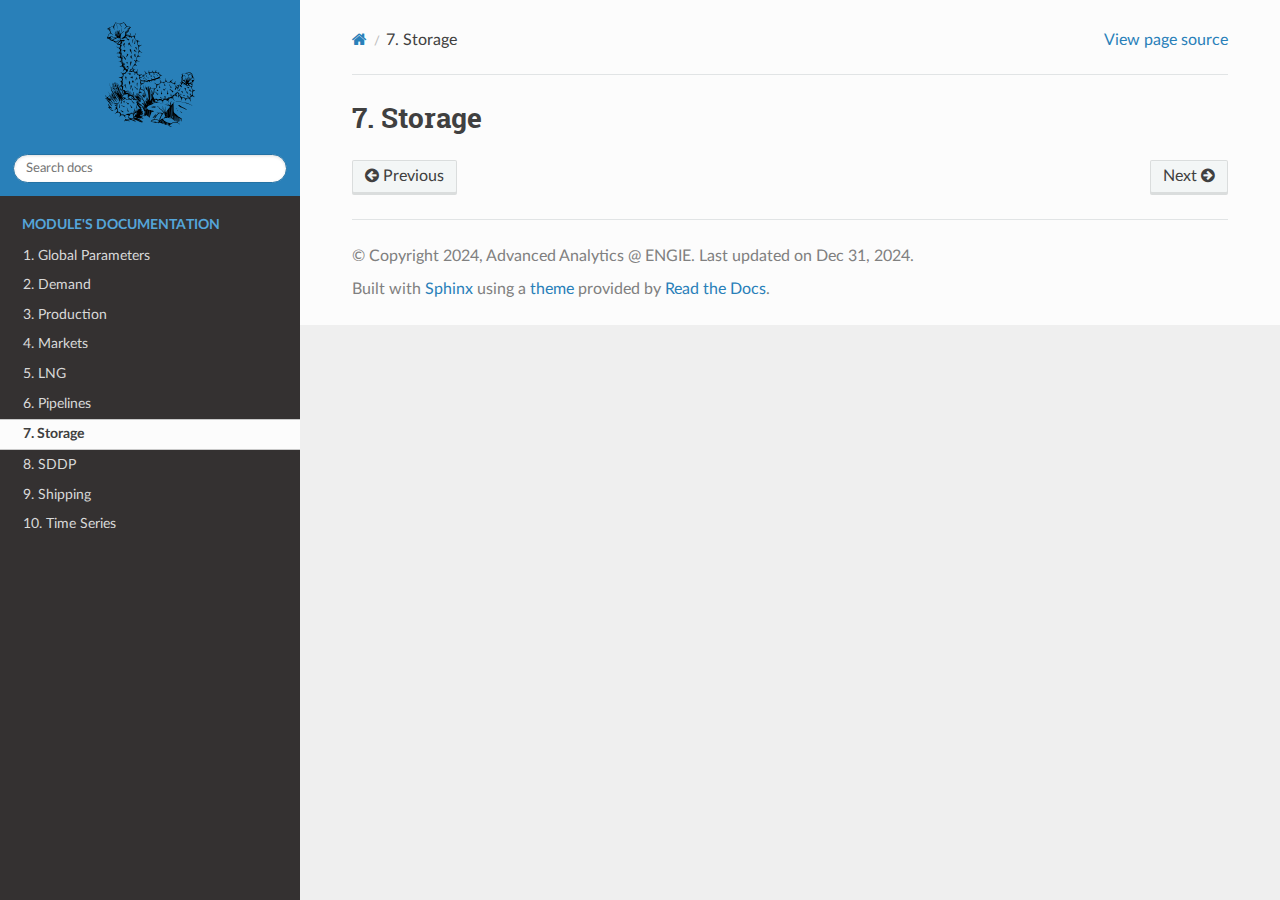
<file: docs/storage.html>
<!DOCTYPE html>
<html class="writer-html5" lang="en" data-content_root="../">
<head>
  <meta charset="utf-8" /><meta name="viewport" content="width=device-width, initial-scale=1" />

  <meta name="viewport" content="width=device-width, initial-scale=1.0" />
  <title>7. Storage &mdash; Cactus  documentation</title>
      <link rel="stylesheet" type="text/css" href="../_static/pygments.css?v=80d5e7a1" />
      <link rel="stylesheet" type="text/css" href="../_static/css/theme.css?v=e59714d7" />
      <link rel="stylesheet" type="text/css" href="../_static/layout.css?v=f294cb7b" />

  
      <script src="../_static/jquery.js?v=5d32c60e"></script>
      <script src="../_static/_sphinx_javascript_frameworks_compat.js?v=2cd50e6c"></script>
      <script src="../_static/documentation_options.js?v=5929fcd5"></script>
      <script src="../_static/doctools.js?v=9bcbadda"></script>
      <script src="../_static/sphinx_highlight.js?v=dc90522c"></script>
    <script src="../_static/js/theme.js"></script>
    <link rel="index" title="Index" href="../genindex.html" />
    <link rel="search" title="Search" href="../search.html" />
    <link rel="next" title="8. SDDP" href="sddp.html" />
    <link rel="prev" title="6. Pipelines" href="pipeline.html" /> 
</head>

<body class="wy-body-for-nav"> 
  <div class="wy-grid-for-nav">
    <nav data-toggle="wy-nav-shift" class="wy-nav-side">
      <div class="wy-side-scroll">
        <div class="wy-side-nav-search" >

          
          
          <a href="../index.html">
            
              <img src="../_static/cactus-logo.svg" class="logo" alt="Logo"/>
          </a>
<div role="search">
  <form id="rtd-search-form" class="wy-form" action="../search.html" method="get">
    <input type="text" name="q" placeholder="Search docs" aria-label="Search docs" />
    <input type="hidden" name="check_keywords" value="yes" />
    <input type="hidden" name="area" value="default" />
  </form>
</div>
        </div><div class="wy-menu wy-menu-vertical" data-spy="affix" role="navigation" aria-label="Navigation menu">
              <p class="caption" role="heading"><span class="caption-text">Module's documentation</span></p>
<ul class="current">
<li class="toctree-l1"><a class="reference internal" href="global_parameters.html">1. Global Parameters</a></li>
<li class="toctree-l1"><a class="reference internal" href="demand.html">2. Demand</a></li>
<li class="toctree-l1"><a class="reference internal" href="production.html">3. Production</a></li>
<li class="toctree-l1"><a class="reference internal" href="market.html">4. Markets</a></li>
<li class="toctree-l1"><a class="reference internal" href="lng.html">5. LNG</a></li>
<li class="toctree-l1"><a class="reference internal" href="pipeline.html">6. Pipelines</a></li>
<li class="toctree-l1 current"><a class="current reference internal" href="#">7. Storage</a></li>
<li class="toctree-l1"><a class="reference internal" href="sddp.html">8. SDDP</a></li>
<li class="toctree-l1"><a class="reference internal" href="shipping.html">9. Shipping</a></li>
<li class="toctree-l1"><a class="reference internal" href="time_series.html">10. Time Series</a></li>
</ul>

        </div>
      </div>
    </nav>

    <section data-toggle="wy-nav-shift" class="wy-nav-content-wrap"><nav class="wy-nav-top" aria-label="Mobile navigation menu" >
          <i data-toggle="wy-nav-top" class="fa fa-bars"></i>
          <a href="../index.html">Cactus</a>
      </nav>

      <div class="wy-nav-content">
        <div class="rst-content">
          <div role="navigation" aria-label="Page navigation">
  <ul class="wy-breadcrumbs">
      <li><a href="../index.html" class="icon icon-home" aria-label="Home"></a></li>
      <li class="breadcrumb-item active"><span class="section-number">7. </span>Storage</li>
      <li class="wy-breadcrumbs-aside">
            <a href="../_sources/docs/storage.rst.txt" rel="nofollow"> View page source</a>
      </li>
  </ul>
  <hr/>
</div>
          <div role="main" class="document" itemscope="itemscope" itemtype="http://schema.org/Article">
           <div itemprop="articleBody">
             
  <section id="storage">
<h1><span class="section-number">7. </span>Storage<a class="headerlink" href="#storage" title="Link to this heading"></a></h1>
</section>


           </div>
          </div>
          <footer><div class="rst-footer-buttons" role="navigation" aria-label="Footer">
        <a href="pipeline.html" class="btn btn-neutral float-left" title="6. Pipelines" accesskey="p" rel="prev"><span class="fa fa-arrow-circle-left" aria-hidden="true"></span> Previous</a>
        <a href="sddp.html" class="btn btn-neutral float-right" title="8. SDDP" accesskey="n" rel="next">Next <span class="fa fa-arrow-circle-right" aria-hidden="true"></span></a>
    </div>

  <hr/>

  <div role="contentinfo">
    <p>&#169; Copyright 2024, Advanced Analytics @ ENGIE.
      <span class="lastupdated">Last updated on Dec 31, 2024.
      </span></p>
  </div>

  Built with <a href="https://www.sphinx-doc.org/">Sphinx</a> using a
    <a href="https://github.com/readthedocs/sphinx_rtd_theme">theme</a>
    provided by <a href="https://readthedocs.org">Read the Docs</a>.
   

</footer>
        </div>
      </div>
    </section>
  </div>
  <script>
      jQuery(function () {
          SphinxRtdTheme.Navigation.enable(true);
      });
  </script> 

</body>
</html>
</file>
<file: _static/pygments.css>
pre { line-height: 125%; }
td.linenos .normal { color: inherit; background-color: transparent; padding-left: 5px; padding-right: 5px; }
span.linenos { color: inherit; background-color: transparent; padding-left: 5px; padding-right: 5px; }
td.linenos .special { color: #000000; background-color: #ffffc0; padding-left: 5px; padding-right: 5px; }
span.linenos.special { color: #000000; background-color: #ffffc0; padding-left: 5px; padding-right: 5px; }
.highlight .hll { background-color: #ffffcc }
.highlight { background: #f8f8f8; }
.highlight .c { color: #3D7B7B; font-style: italic } /* Comment */
.highlight .err { border: 1px solid #FF0000 } /* Error */
.highlight .k { color: #008000; font-weight: bold } /* Keyword */
.highlight .o { color: #666666 } /* Operator */
.highlight .ch { color: #3D7B7B; font-style: italic } /* Comment.Hashbang */
.highlight .cm { color: #3D7B7B; font-style: italic } /* Comment.Multiline */
.highlight .cp { color: #9C6500 } /* Comment.Preproc */
.highlight .cpf { color: #3D7B7B; font-style: italic } /* Comment.PreprocFile */
.highlight .c1 { color: #3D7B7B; font-style: italic } /* Comment.Single */
.highlight .cs { color: #3D7B7B; font-style: italic } /* Comment.Special */
.highlight .gd { color: #A00000 } /* Generic.Deleted */
.highlight .ge { font-style: italic } /* Generic.Emph */
.highlight .ges { font-weight: bold; font-style: italic } /* Generic.EmphStrong */
.highlight .gr { color: #E40000 } /* Generic.Error */
.highlight .gh { color: #000080; font-weight: bold } /* Generic.Heading */
.highlight .gi { color: #008400 } /* Generic.Inserted */
.highlight .go { color: #717171 } /* Generic.Output */
.highlight .gp { color: #000080; font-weight: bold } /* Generic.Prompt */
.highlight .gs { font-weight: bold } /* Generic.Strong */
.highlight .gu { color: #800080; font-weight: bold } /* Generic.Subheading */
.highlight .gt { color: #0044DD } /* Generic.Traceback */
.highlight .kc { color: #008000; font-weight: bold } /* Keyword.Constant */
.highlight .kd { color: #008000; font-weight: bold } /* Keyword.Declaration */
.highlight .kn { color: #008000; font-weight: bold } /* Keyword.Namespace */
.highlight .kp { color: #008000 } /* Keyword.Pseudo */
.highlight .kr { color: #008000; font-weight: bold } /* Keyword.Reserved */
.highlight .kt { color: #B00040 } /* Keyword.Type */
.highlight .m { color: #666666 } /* Literal.Number */
.highlight .s { color: #BA2121 } /* Literal.String */
.highlight .na { color: #687822 } /* Name.Attribute */
.highlight .nb { color: #008000 } /* Name.Builtin */
.highlight .nc { color: #0000FF; font-weight: bold } /* Name.Class */
.highlight .no { color: #880000 } /* Name.Constant */
.highlight .nd { color: #AA22FF } /* Name.Decorator */
.highlight .ni { color: #717171; font-weight: bold } /* Name.Entity */
.highlight .ne { color: #CB3F38; font-weight: bold } /* Name.Exception */
.highlight .nf { color: #0000FF } /* Name.Function */
.highlight .nl { color: #767600 } /* Name.Label */
.highlight .nn { color: #0000FF; font-weight: bold } /* Name.Namespace */
.highlight .nt { color: #008000; font-weight: bold } /* Name.Tag */
.highlight .nv { color: #19177C } /* Name.Variable */
.highlight .ow { color: #AA22FF; font-weight: bold } /* Operator.Word */
.highlight .w { color: #bbbbbb } /* Text.Whitespace */
.highlight .mb { color: #666666 } /* Literal.Number.Bin */
.highlight .mf { color: #666666 } /* Literal.Number.Float */
.highlight .mh { color: #666666 } /* Literal.Number.Hex */
.highlight .mi { color: #666666 } /* Literal.Number.Integer */
.highlight .mo { color: #666666 } /* Literal.Number.Oct */
.highlight .sa { color: #BA2121 } /* Literal.String.Affix */
.highlight .sb { color: #BA2121 } /* Literal.String.Backtick */
.highlight .sc { color: #BA2121 } /* Literal.String.Char */
.highlight .dl { color: #BA2121 } /* Literal.String.Delimiter */
.highlight .sd { color: #BA2121; font-style: italic } /* Literal.String.Doc */
.highlight .s2 { color: #BA2121 } /* Literal.String.Double */
.highlight .se { color: #AA5D1F; font-weight: bold } /* Literal.String.Escape */
.highlight .sh { color: #BA2121 } /* Literal.String.Heredoc */
.highlight .si { color: #A45A77; font-weight: bold } /* Literal.String.Interpol */
.highlight .sx { color: #008000 } /* Literal.String.Other */
.highlight .sr { color: #A45A77 } /* Literal.String.Regex */
.highlight .s1 { color: #BA2121 } /* Literal.String.Single */
.highlight .ss { color: #19177C } /* Literal.String.Symbol */
.highlight .bp { color: #008000 } /* Name.Builtin.Pseudo */
.highlight .fm { color: #0000FF } /* Name.Function.Magic */
.highlight .vc { color: #19177C } /* Name.Variable.Class */
.highlight .vg { color: #19177C } /* Name.Variable.Global */
.highlight .vi { color: #19177C } /* Name.Variable.Instance */
.highlight .vm { color: #19177C } /* Name.Variable.Magic */
.highlight .il { color: #666666 } /* Literal.Number.Integer.Long */
</file>
<file: _static/css/theme.css>
html{box-sizing:border-box}*,:after,:before{box-sizing:inherit}article,aside,details,figcaption,figure,footer,header,hgroup,nav,section{display:block}audio,canvas,video{display:inline-block;*display:inline;*zoom:1}[hidden],audio:not([controls]){display:none}*{-webkit-box-sizing:border-box;-moz-box-sizing:border-box;box-sizing:border-box}html{font-size:100%;-webkit-text-size-adjust:100%;-ms-text-size-adjust:100%}body{margin:0}a:active,a:hover{outline:0}abbr[title]{border-bottom:1px dotted}b,strong{font-weight:700}blockquote{margin:0}dfn{font-style:italic}ins{background:#ff9;text-decoration:none}ins,mark{color:#000}mark{background:#ff0;font-style:italic;font-weight:700}.rst-content code,.rst-content tt,code,kbd,pre,samp{font-family:monospace,serif;_font-family:courier new,monospace;font-size:1em}pre{white-space:pre}q{quotes:none}q:after,q:before{content:"";content:none}small{font-size:85%}sub,sup{font-size:75%;line-height:0;position:relative;vertical-align:baseline}sup{top:-.5em}sub{bottom:-.25em}dl,ol,ul{margin:0;padding:0;list-style:none;list-style-image:none}li{list-style:none}dd{margin:0}img{border:0;-ms-interpolation-mode:bicubic;vertical-align:middle;max-width:100%}svg:not(:root){overflow:hidden}figure,form{margin:0}label{cursor:pointer}button,input,select,textarea{font-size:100%;margin:0;vertical-align:baseline;*vertical-align:middle}button,input{line-height:normal}button,input[type=button],input[type=reset],input[type=submit]{cursor:pointer;-webkit-appearance:button;*overflow:visible}button[disabled],input[disabled]{cursor:default}input[type=search]{-webkit-appearance:textfield;-moz-box-sizing:content-box;-webkit-box-sizing:content-box;box-sizing:content-box}textarea{resize:vertical}table{border-collapse:collapse;border-spacing:0}td{vertical-align:top}.chromeframe{margin:.2em 0;background:#ccc;color:#000;padding:.2em 0}.ir{display:block;border:0;text-indent:-999em;overflow:hidden;background-color:transparent;background-repeat:no-repeat;text-align:left;direction:ltr;*line-height:0}.ir br{display:none}.hidden{display:none!important;visibility:hidden}.visuallyhidden{border:0;clip:rect(0 0 0 0);height:1px;margin:-1px;overflow:hidden;padding:0;position:absolute;width:1px}.visuallyhidden.focusable:active,.visuallyhidden.focusable:focus{clip:auto;height:auto;margin:0;overflow:visible;position:static;width:auto}.invisible{visibility:hidden}.relative{position:relative}big,small{font-size:100%}@media print{body,html,section{background:none!important}*{box-shadow:none!important;text-shadow:none!important;filter:none!important;-ms-filter:none!important}a,a:visited{text-decoration:underline}.ir a:after,a[href^="#"]:after,a[href^="javascript:"]:after{content:""}blockquote,pre{page-break-inside:avoid}thead{display:table-header-group}img,tr{page-break-inside:avoid}img{max-width:100%!important}@page{margin:.5cm}.rst-content .toctree-wrapper>p.caption,h2,h3,p{orphans:3;widows:3}.rst-content .toctree-wrapper>p.caption,h2,h3{page-break-after:avoid}}.btn,.fa:before,.icon:before,.rst-content .admonition,.rst-content .admonition-title:before,.rst-content .admonition-todo,.rst-content .attention,.rst-content .caution,.rst-content .code-block-caption .headerlink:before,.rst-content .danger,.rst-content .eqno .headerlink:before,.rst-content .error,.rst-content .hint,.rst-content .important,.rst-content .note,.rst-content .seealso,.rst-content .tip,.rst-content .warning,.rst-content code.download span:first-child:before,.rst-content dl dt .headerlink:before,.rst-content h1 .headerlink:before,.rst-content h2 .headerlink:before,.rst-content h3 .headerlink:before,.rst-content h4 .headerlink:before,.rst-content h5 .headerlink:before,.rst-content h6 .headerlink:before,.rst-content p.caption .headerlink:before,.rst-content p .headerlink:before,.rst-content table>caption .headerlink:before,.rst-content tt.download span:first-child:before,.wy-alert,.wy-dropdown .caret:before,.wy-inline-validate.wy-inline-validate-danger .wy-input-context:before,.wy-inline-validate.wy-inline-validate-info .wy-input-context:before,.wy-inline-validate.wy-inline-validate-success .wy-input-context:before,.wy-inline-validate.wy-inline-validate-warning .wy-input-context:before,.wy-menu-vertical li.current>a button.toctree-expand:before,.wy-menu-vertical li.on a button.toctree-expand:before,.wy-menu-vertical li button.toctree-expand:before,input[type=color],input[type=date],input[type=datetime-local],input[type=datetime],input[type=email],input[type=month],input[type=number],input[type=password],input[type=search],input[type=tel],input[type=text],input[type=time],input[type=url],input[type=week],select,textarea{-webkit-font-smoothing:antialiased}.clearfix{*zoom:1}.clearfix:after,.clearfix:before{display:table;content:""}.clearfix:after{clear:both}/*!
 *  Font Awesome 4.7.0 by @davegandy - http://fontawesome.io - @fontawesome
 *  License - http://fontawesome.io/license (Font: SIL OFL 1.1, CSS: MIT License)
 */@font-face{font-family:FontAwesome;src:url(fonts/fontawesome-webfont.eot?674f50d287a8c48dc19ba404d20fe713);src:url(fonts/fontawesome-webfont.eot?674f50d287a8c48dc19ba404d20fe713?#iefix&v=4.7.0) format("embedded-opentype"),url(fonts/fontawesome-webfont.woff2?af7ae505a9eed503f8b8e6982036873e) format("woff2"),url(fonts/fontawesome-webfont.woff?fee66e712a8a08eef5805a46892932ad) format("woff"),url(fonts/fontawesome-webfont.ttf?b06871f281fee6b241d60582ae9369b9) format("truetype"),url(fonts/fontawesome-webfont.svg?912ec66d7572ff821749319396470bde#fontawesomeregular) format("svg");font-weight:400;font-style:normal}.fa,.icon,.rst-content .admonition-title,.rst-content .code-block-caption .headerlink,.rst-content .eqno .headerlink,.rst-content code.download span:first-child,.rst-content dl dt .headerlink,.rst-content h1 .headerlink,.rst-content h2 .headerlink,.rst-content h3 .headerlink,.rst-content h4 .headerlink,.rst-content h5 .headerlink,.rst-content h6 .headerlink,.rst-content p.caption .headerlink,.rst-content p .headerlink,.rst-content table>caption .headerlink,.rst-content tt.download span:first-child,.wy-menu-vertical li.current>a button.toctree-expand,.wy-menu-vertical li.on a button.toctree-expand,.wy-menu-vertical li button.toctree-expand{display:inline-block;font:normal normal normal 14px/1 FontAwesome;font-size:inherit;text-rendering:auto;-webkit-font-smoothing:antialiased;-moz-osx-font-smoothing:grayscale}.fa-lg{font-size:1.33333em;line-height:.75em;vertical-align:-15%}.fa-2x{font-size:2em}.fa-3x{font-size:3em}.fa-4x{font-size:4em}.fa-5x{font-size:5em}.fa-fw{width:1.28571em;text-align:center}.fa-ul{padding-left:0;margin-left:2.14286em;list-style-type:none}.fa-ul>li{position:relative}.fa-li{position:absolute;left:-2.14286em;width:2.14286em;top:.14286em;text-align:center}.fa-li.fa-lg{left:-1.85714em}.fa-border{padding:.2em .25em .15em;border:.08em solid #eee;border-radius:.1em}.fa-pull-left{float:left}.fa-pull-right{float:right}.fa-pull-left.icon,.fa.fa-pull-left,.rst-content .code-block-caption .fa-pull-left.headerlink,.rst-content .eqno .fa-pull-left.headerlink,.rst-content .fa-pull-left.admonition-title,.rst-content code.download span.fa-pull-left:first-child,.rst-content dl dt .fa-pull-left.headerlink,.rst-content h1 .fa-pull-left.headerlink,.rst-content h2 .fa-pull-left.headerlink,.rst-content h3 .fa-pull-left.headerlink,.rst-content h4 .fa-pull-left.headerlink,.rst-content h5 .fa-pull-left.headerlink,.rst-content h6 .fa-pull-left.headerlink,.rst-content p .fa-pull-left.headerlink,.rst-content table>caption .fa-pull-left.headerlink,.rst-content tt.download span.fa-pull-left:first-child,.wy-menu-vertical li.current>a button.fa-pull-left.toctree-expand,.wy-menu-vertical li.on a button.fa-pull-left.toctree-expand,.wy-menu-vertical li button.fa-pull-left.toctree-expand{margin-right:.3em}.fa-pull-right.icon,.fa.fa-pull-right,.rst-content .code-block-caption .fa-pull-right.headerlink,.rst-content .eqno .fa-pull-right.headerlink,.rst-content .fa-pull-right.admonition-title,.rst-content code.download span.fa-pull-right:first-child,.rst-content dl dt .fa-pull-right.headerlink,.rst-content h1 .fa-pull-right.headerlink,.rst-content h2 .fa-pull-right.headerlink,.rst-content h3 .fa-pull-right.headerlink,.rst-content h4 .fa-pull-right.headerlink,.rst-content h5 .fa-pull-right.headerlink,.rst-content h6 .fa-pull-right.headerlink,.rst-content p .fa-pull-right.headerlink,.rst-content table>caption .fa-pull-right.headerlink,.rst-content tt.download span.fa-pull-right:first-child,.wy-menu-vertical li.current>a button.fa-pull-right.toctree-expand,.wy-menu-vertical li.on a button.fa-pull-right.toctree-expand,.wy-menu-vertical li button.fa-pull-right.toctree-expand{margin-left:.3em}.pull-right{float:right}.pull-left{float:left}.fa.pull-left,.pull-left.icon,.rst-content .code-block-caption .pull-left.headerlink,.rst-content .eqno .pull-left.headerlink,.rst-content .pull-left.admonition-title,.rst-content code.download span.pull-left:first-child,.rst-content dl dt .pull-left.headerlink,.rst-content h1 .pull-left.headerlink,.rst-content h2 .pull-left.headerlink,.rst-content h3 .pull-left.headerlink,.rst-content h4 .pull-left.headerlink,.rst-content h5 .pull-left.headerlink,.rst-content h6 .pull-left.headerlink,.rst-content p .pull-left.headerlink,.rst-content table>caption .pull-left.headerlink,.rst-content tt.download span.pull-left:first-child,.wy-menu-vertical li.current>a button.pull-left.toctree-expand,.wy-menu-vertical li.on a button.pull-left.toctree-expand,.wy-menu-vertical li button.pull-left.toctree-expand{margin-right:.3em}.fa.pull-right,.pull-right.icon,.rst-content .code-block-caption .pull-right.headerlink,.rst-content .eqno .pull-right.headerlink,.rst-content .pull-right.admonition-title,.rst-content code.download span.pull-right:first-child,.rst-content dl dt .pull-right.headerlink,.rst-content h1 .pull-right.headerlink,.rst-content h2 .pull-right.headerlink,.rst-content h3 .pull-right.headerlink,.rst-content h4 .pull-right.headerlink,.rst-content h5 .pull-right.headerlink,.rst-content h6 .pull-right.headerlink,.rst-content p .pull-right.headerlink,.rst-content table>caption .pull-right.headerlink,.rst-content tt.download span.pull-right:first-child,.wy-menu-vertical li.current>a button.pull-right.toctree-expand,.wy-menu-vertical li.on a button.pull-right.toctree-expand,.wy-menu-vertical li button.pull-right.toctree-expand{margin-left:.3em}.fa-spin{-webkit-animation:fa-spin 2s linear infinite;animation:fa-spin 2s linear infinite}.fa-pulse{-webkit-animation:fa-spin 1s steps(8) infinite;animation:fa-spin 1s steps(8) infinite}@-webkit-keyframes fa-spin{0%{-webkit-transform:rotate(0deg);transform:rotate(0deg)}to{-webkit-transform:rotate(359deg);transform:rotate(359deg)}}@keyframes fa-spin{0%{-webkit-transform:rotate(0deg);transform:rotate(0deg)}to{-webkit-transform:rotate(359deg);transform:rotate(359deg)}}.fa-rotate-90{-ms-filter:"progid:DXImageTransform.Microsoft.BasicImage(rotation=1)";-webkit-transform:rotate(90deg);-ms-transform:rotate(90deg);transform:rotate(90deg)}.fa-rotate-180{-ms-filter:"progid:DXImageTransform.Microsoft.BasicImage(rotation=2)";-webkit-transform:rotate(180deg);-ms-transform:rotate(180deg);transform:rotate(180deg)}.fa-rotate-270{-ms-filter:"progid:DXImageTransform.Microsoft.BasicImage(rotation=3)";-webkit-transform:rotate(270deg);-ms-transform:rotate(270deg);transform:rotate(270deg)}.fa-flip-horizontal{-ms-filter:"progid:DXImageTransform.Microsoft.BasicImage(rotation=0, mirror=1)";-webkit-transform:scaleX(-1);-ms-transform:scaleX(-1);transform:scaleX(-1)}.fa-flip-vertical{-ms-filter:"progid:DXImageTransform.Microsoft.BasicImage(rotation=2, mirror=1)";-webkit-transform:scaleY(-1);-ms-transform:scaleY(-1);transform:scaleY(-1)}:root .fa-flip-horizontal,:root .fa-flip-vertical,:root .fa-rotate-90,:root .fa-rotate-180,:root .fa-rotate-270{filter:none}.fa-stack{position:relative;display:inline-block;width:2em;height:2em;line-height:2em;vertical-align:middle}.fa-stack-1x,.fa-stack-2x{position:absolute;left:0;width:100%;text-align:center}.fa-stack-1x{line-height:inherit}.fa-stack-2x{font-size:2em}.fa-inverse{color:#fff}.fa-glass:before{content:""}.fa-music:before{content:""}.fa-search:before,.icon-search:before{content:""}.fa-envelope-o:before{content:""}.fa-heart:before{content:""}.fa-star:before{content:""}.fa-star-o:before{content:""}.fa-user:before{content:""}.fa-film:before{content:""}.fa-th-large:before{content:""}.fa-th:before{content:""}.fa-th-list:before{content:""}.fa-check:before{content:""}.fa-close:before,.fa-remove:before,.fa-times:before{content:""}.fa-search-plus:before{content:""}.fa-search-minus:before{content:""}.fa-power-off:before{content:""}.fa-signal:before{content:""}.fa-cog:before,.fa-gear:before{content:""}.fa-trash-o:before{content:""}.fa-home:before,.icon-home:before{content:""}.fa-file-o:before{content:""}.fa-clock-o:before{content:""}.fa-road:before{content:""}.fa-download:before,.rst-content code.download span:first-child:before,.rst-content tt.download span:first-child:before{content:""}.fa-arrow-circle-o-down:before{content:""}.fa-arrow-circle-o-up:before{content:""}.fa-inbox:before{content:""}.fa-play-circle-o:before{content:""}.fa-repeat:before,.fa-rotate-right:before{content:""}.fa-refresh:before{content:""}.fa-list-alt:before{content:""}.fa-lock:before{content:""}.fa-flag:before{content:""}.fa-headphones:before{content:""}.fa-volume-off:before{content:""}.fa-volume-down:before{content:""}.fa-volume-up:before{content:""}.fa-qrcode:before{content:""}.fa-barcode:before{content:""}.fa-tag:before{content:""}.fa-tags:before{content:""}.fa-book:before,.icon-book:before{content:""}.fa-bookmark:before{content:""}.fa-print:before{content:""}.fa-camera:before{content:""}.fa-font:before{content:""}.fa-bold:before{content:""}.fa-italic:before{content:""}.fa-text-height:before{content:""}.fa-text-width:before{content:""}.fa-align-left:before{content:""}.fa-align-center:before{content:""}.fa-align-right:before{content:""}.fa-align-justify:before{content:""}.fa-list:before{content:""}.fa-dedent:before,.fa-outdent:before{content:""}.fa-indent:before{content:""}.fa-video-camera:before{content:""}.fa-image:before,.fa-photo:before,.fa-picture-o:before{content:""}.fa-pencil:before{content:""}.fa-map-marker:before{content:""}.fa-adjust:before{content:""}.fa-tint:before{content:""}.fa-edit:before,.fa-pencil-square-o:before{content:""}.fa-share-square-o:before{content:""}.fa-check-square-o:before{content:""}.fa-arrows:before{content:""}.fa-step-backward:before{content:""}.fa-fast-backward:before{content:""}.fa-backward:before{content:""}.fa-play:before{content:""}.fa-pause:before{content:""}.fa-stop:before{content:""}.fa-forward:before{content:""}.fa-fast-forward:before{content:""}.fa-step-forward:before{content:""}.fa-eject:before{content:""}.fa-chevron-left:before{content:""}.fa-chevron-right:before{content:""}.fa-plus-circle:before{content:""}.fa-minus-circle:before{content:""}.fa-times-circle:before,.wy-inline-validate.wy-inline-validate-danger .wy-input-context:before{content:""}.fa-check-circle:before,.wy-inline-validate.wy-inline-validate-success .wy-input-context:before{content:""}.fa-question-circle:before{content:""}.fa-info-circle:before{content:""}.fa-crosshairs:before{content:""}.fa-times-circle-o:before{content:""}.fa-check-circle-o:before{content:""}.fa-ban:before{content:""}.fa-arrow-left:before{content:""}.fa-arrow-right:before{content:""}.fa-arrow-up:before{content:""}.fa-arrow-down:before{content:""}.fa-mail-forward:before,.fa-share:before{content:""}.fa-expand:before{content:""}.fa-compress:before{content:""}.fa-plus:before{content:""}.fa-minus:before{content:""}.fa-asterisk:before{content:""}.fa-exclamation-circle:before,.rst-content .admonition-title:before,.wy-inline-validate.wy-inline-validate-info .wy-input-context:before,.wy-inline-validate.wy-inline-validate-warning .wy-input-context:before{content:""}.fa-gift:before{content:""}.fa-leaf:before{content:""}.fa-fire:before,.icon-fire:before{content:""}.fa-eye:before{content:""}.fa-eye-slash:before{content:""}.fa-exclamation-triangle:before,.fa-warning:before{content:""}.fa-plane:before{content:""}.fa-calendar:before{content:""}.fa-random:before{content:""}.fa-comment:before{content:""}.fa-magnet:before{content:""}.fa-chevron-up:before{content:""}.fa-chevron-down:before{content:""}.fa-retweet:before{content:""}.fa-shopping-cart:before{content:""}.fa-folder:before{content:""}.fa-folder-open:before{content:""}.fa-arrows-v:before{content:""}.fa-arrows-h:before{content:""}.fa-bar-chart-o:before,.fa-bar-chart:before{content:""}.fa-twitter-square:before{content:""}.fa-facebook-square:before{content:""}.fa-camera-retro:before{content:""}.fa-key:before{content:""}.fa-cogs:before,.fa-gears:before{content:""}.fa-comments:before{content:""}.fa-thumbs-o-up:before{content:""}.fa-thumbs-o-down:before{content:""}.fa-star-half:before{content:""}.fa-heart-o:before{content:""}.fa-sign-out:before{content:""}.fa-linkedin-square:before{content:""}.fa-thumb-tack:before{content:""}.fa-external-link:before{content:""}.fa-sign-in:before{content:""}.fa-trophy:before{content:""}.fa-github-square:before{content:""}.fa-upload:before{content:""}.fa-lemon-o:before{content:""}.fa-phone:before{content:""}.fa-square-o:before{content:""}.fa-bookmark-o:before{content:""}.fa-phone-square:before{content:""}.fa-twitter:before{content:""}.fa-facebook-f:before,.fa-facebook:before{content:""}.fa-github:before,.icon-github:before{content:""}.fa-unlock:before{content:""}.fa-credit-card:before{content:""}.fa-feed:before,.fa-rss:before{content:""}.fa-hdd-o:before{content:""}.fa-bullhorn:before{content:""}.fa-bell:before{content:""}.fa-certificate:before{content:""}.fa-hand-o-right:before{content:""}.fa-hand-o-left:before{content:""}.fa-hand-o-up:before{content:""}.fa-hand-o-down:before{content:""}.fa-arrow-circle-left:before,.icon-circle-arrow-left:before{content:""}.fa-arrow-circle-right:before,.icon-circle-arrow-right:before{content:""}.fa-arrow-circle-up:before{content:""}.fa-arrow-circle-down:before{content:""}.fa-globe:before{content:""}.fa-wrench:before{content:""}.fa-tasks:before{content:""}.fa-filter:before{content:""}.fa-briefcase:before{content:""}.fa-arrows-alt:before{content:""}.fa-group:before,.fa-users:before{content:""}.fa-chain:before,.fa-link:before,.icon-link:before{content:""}.fa-cloud:before{content:""}.fa-flask:before{content:""}.fa-cut:before,.fa-scissors:before{content:""}.fa-copy:before,.fa-files-o:before{content:""}.fa-paperclip:before{content:""}.fa-floppy-o:before,.fa-save:before{content:""}.fa-square:before{content:""}.fa-bars:before,.fa-navicon:before,.fa-reorder:before{content:""}.fa-list-ul:before{content:""}.fa-list-ol:before{content:""}.fa-strikethrough:before{content:""}.fa-underline:before{content:""}.fa-table:before{content:""}.fa-magic:before{content:""}.fa-truck:before{content:""}.fa-pinterest:before{content:""}.fa-pinterest-square:before{content:""}.fa-google-plus-square:before{content:""}.fa-google-plus:before{content:""}.fa-money:before{content:""}.fa-caret-down:before,.icon-caret-down:before,.wy-dropdown .caret:before{content:""}.fa-caret-up:before{content:""}.fa-caret-left:before{content:""}.fa-caret-right:before{content:""}.fa-columns:before{content:""}.fa-sort:before,.fa-unsorted:before{content:""}.fa-sort-desc:before,.fa-sort-down:before{content:""}.fa-sort-asc:before,.fa-sort-up:before{content:""}.fa-envelope:before{content:""}.fa-linkedin:before{content:""}.fa-rotate-left:before,.fa-undo:before{content:""}.fa-gavel:before,.fa-legal:before{content:""}.fa-dashboard:before,.fa-tachometer:before{content:""}.fa-comment-o:before{content:""}.fa-comments-o:before{content:""}.fa-bolt:before,.fa-flash:before{content:""}.fa-sitemap:before{content:""}.fa-umbrella:before{content:""}.fa-clipboard:before,.fa-paste:before{content:""}.fa-lightbulb-o:before{content:""}.fa-exchange:before{content:""}.fa-cloud-download:before{content:""}.fa-cloud-upload:before{content:""}.fa-user-md:before{content:""}.fa-stethoscope:before{content:""}.fa-suitcase:before{content:""}.fa-bell-o:before{content:""}.fa-coffee:before{content:""}.fa-cutlery:before{content:""}.fa-file-text-o:before{content:""}.fa-building-o:before{content:""}.fa-hospital-o:before{content:""}.fa-ambulance:before{content:""}.fa-medkit:before{content:""}.fa-fighter-jet:before{content:""}.fa-beer:before{content:""}.fa-h-square:before{content:""}.fa-plus-square:before{content:""}.fa-angle-double-left:before{content:""}.fa-angle-double-right:before{content:""}.fa-angle-double-up:before{content:""}.fa-angle-double-down:before{content:""}.fa-angle-left:before{content:""}.fa-angle-right:before{content:""}.fa-angle-up:before{content:""}.fa-angle-down:before{content:""}.fa-desktop:before{content:""}.fa-laptop:before{content:""}.fa-tablet:before{content:""}.fa-mobile-phone:before,.fa-mobile:before{content:""}.fa-circle-o:before{content:""}.fa-quote-left:before{content:""}.fa-quote-right:before{content:""}.fa-spinner:before{content:""}.fa-circle:before{content:""}.fa-mail-reply:before,.fa-reply:before{content:""}.fa-github-alt:before{content:""}.fa-folder-o:before{content:""}.fa-folder-open-o:before{content:""}.fa-smile-o:before{content:""}.fa-frown-o:before{content:""}.fa-meh-o:before{content:""}.fa-gamepad:before{content:""}.fa-keyboard-o:before{content:""}.fa-flag-o:before{content:""}.fa-flag-checkered:before{content:""}.fa-terminal:before{content:""}.fa-code:before{content:""}.fa-mail-reply-all:before,.fa-reply-all:before{content:""}.fa-star-half-empty:before,.fa-star-half-full:before,.fa-star-half-o:before{content:""}.fa-location-arrow:before{content:""}.fa-crop:before{content:""}.fa-code-fork:before{content:""}.fa-chain-broken:before,.fa-unlink:before{content:""}.fa-question:before{content:""}.fa-info:before{content:""}.fa-exclamation:before{content:""}.fa-superscript:before{content:""}.fa-subscript:before{content:""}.fa-eraser:before{content:""}.fa-puzzle-piece:before{content:""}.fa-microphone:before{content:""}.fa-microphone-slash:before{content:""}.fa-shield:before{content:""}.fa-calendar-o:before{content:""}.fa-fire-extinguisher:before{content:""}.fa-rocket:before{content:""}.fa-maxcdn:before{content:""}.fa-chevron-circle-left:before{content:""}.fa-chevron-circle-right:before{content:""}.fa-chevron-circle-up:before{content:""}.fa-chevron-circle-down:before{content:""}.fa-html5:before{content:""}.fa-css3:before{content:""}.fa-anchor:before{content:""}.fa-unlock-alt:before{content:""}.fa-bullseye:before{content:""}.fa-ellipsis-h:before{content:""}.fa-ellipsis-v:before{content:""}.fa-rss-square:before{content:""}.fa-play-circle:before{content:""}.fa-ticket:before{content:""}.fa-minus-square:before{content:""}.fa-minus-square-o:before,.wy-menu-vertical li.current>a button.toctree-expand:before,.wy-menu-vertical li.on a button.toctree-expand:before{content:""}.fa-level-up:before{content:""}.fa-level-down:before{content:""}.fa-check-square:before{content:""}.fa-pencil-square:before{content:""}.fa-external-link-square:before{content:""}.fa-share-square:before{content:""}.fa-compass:before{content:""}.fa-caret-square-o-down:before,.fa-toggle-down:before{content:""}.fa-caret-square-o-up:before,.fa-toggle-up:before{content:""}.fa-caret-square-o-right:before,.fa-toggle-right:before{content:""}.fa-eur:before,.fa-euro:before{content:""}.fa-gbp:before{content:""}.fa-dollar:before,.fa-usd:before{content:""}.fa-inr:before,.fa-rupee:before{content:""}.fa-cny:before,.fa-jpy:before,.fa-rmb:before,.fa-yen:before{content:""}.fa-rouble:before,.fa-rub:before,.fa-ruble:before{content:""}.fa-krw:before,.fa-won:before{content:""}.fa-bitcoin:before,.fa-btc:before{content:""}.fa-file:before{content:""}.fa-file-text:before{content:""}.fa-sort-alpha-asc:before{content:""}.fa-sort-alpha-desc:before{content:""}.fa-sort-amount-asc:before{content:""}.fa-sort-amount-desc:before{content:""}.fa-sort-numeric-asc:before{content:""}.fa-sort-numeric-desc:before{content:""}.fa-thumbs-up:before{content:""}.fa-thumbs-down:before{content:""}.fa-youtube-square:before{content:""}.fa-youtube:before{content:""}.fa-xing:before{content:""}.fa-xing-square:before{content:""}.fa-youtube-play:before{content:""}.fa-dropbox:before{content:""}.fa-stack-overflow:before{content:""}.fa-instagram:before{content:""}.fa-flickr:before{content:""}.fa-adn:before{content:""}.fa-bitbucket:before,.icon-bitbucket:before{content:""}.fa-bitbucket-square:before{content:""}.fa-tumblr:before{content:""}.fa-tumblr-square:before{content:""}.fa-long-arrow-down:before{content:""}.fa-long-arrow-up:before{content:""}.fa-long-arrow-left:before{content:""}.fa-long-arrow-right:before{content:""}.fa-apple:before{content:""}.fa-windows:before{content:""}.fa-android:before{content:""}.fa-linux:before{content:""}.fa-dribbble:before{content:""}.fa-skype:before{content:""}.fa-foursquare:before{content:""}.fa-trello:before{content:""}.fa-female:before{content:""}.fa-male:before{content:""}.fa-gittip:before,.fa-gratipay:before{content:""}.fa-sun-o:before{content:""}.fa-moon-o:before{content:""}.fa-archive:before{content:""}.fa-bug:before{content:""}.fa-vk:before{content:""}.fa-weibo:before{content:""}.fa-renren:before{content:""}.fa-pagelines:before{content:""}.fa-stack-exchange:before{content:""}.fa-arrow-circle-o-right:before{content:""}.fa-arrow-circle-o-left:before{content:""}.fa-caret-square-o-left:before,.fa-toggle-left:before{content:""}.fa-dot-circle-o:before{content:""}.fa-wheelchair:before{content:""}.fa-vimeo-square:before{content:""}.fa-try:before,.fa-turkish-lira:before{content:""}.fa-plus-square-o:before,.wy-menu-vertical li button.toctree-expand:before{content:""}.fa-space-shuttle:before{content:""}.fa-slack:before{content:""}.fa-envelope-square:before{content:""}.fa-wordpress:before{content:""}.fa-openid:before{content:""}.fa-bank:before,.fa-institution:before,.fa-university:before{content:""}.fa-graduation-cap:before,.fa-mortar-board:before{content:""}.fa-yahoo:before{content:""}.fa-google:before{content:""}.fa-reddit:before{content:""}.fa-reddit-square:before{content:""}.fa-stumbleupon-circle:before{content:""}.fa-stumbleupon:before{content:""}.fa-delicious:before{content:""}.fa-digg:before{content:""}.fa-pied-piper-pp:before{content:""}.fa-pied-piper-alt:before{content:""}.fa-drupal:before{content:""}.fa-joomla:before{content:""}.fa-language:before{content:""}.fa-fax:before{content:""}.fa-building:before{content:""}.fa-child:before{content:""}.fa-paw:before{content:""}.fa-spoon:before{content:""}.fa-cube:before{content:""}.fa-cubes:before{content:""}.fa-behance:before{content:""}.fa-behance-square:before{content:""}.fa-steam:before{content:""}.fa-steam-square:before{content:""}.fa-recycle:before{content:""}.fa-automobile:before,.fa-car:before{content:""}.fa-cab:before,.fa-taxi:before{content:""}.fa-tree:before{content:""}.fa-spotify:before{content:""}.fa-deviantart:before{content:""}.fa-soundcloud:before{content:""}.fa-database:before{content:""}.fa-file-pdf-o:before{content:""}.fa-file-word-o:before{content:""}.fa-file-excel-o:before{content:""}.fa-file-powerpoint-o:before{content:""}.fa-file-image-o:before,.fa-file-photo-o:before,.fa-file-picture-o:before{content:""}.fa-file-archive-o:before,.fa-file-zip-o:before{content:""}.fa-file-audio-o:before,.fa-file-sound-o:before{content:""}.fa-file-movie-o:before,.fa-file-video-o:before{content:""}.fa-file-code-o:before{content:""}.fa-vine:before{content:""}.fa-codepen:before{content:""}.fa-jsfiddle:before{content:""}.fa-life-bouy:before,.fa-life-buoy:before,.fa-life-ring:before,.fa-life-saver:before,.fa-support:before{content:""}.fa-circle-o-notch:before{content:""}.fa-ra:before,.fa-rebel:before,.fa-resistance:before{content:""}.fa-empire:before,.fa-ge:before{content:""}.fa-git-square:before{content:""}.fa-git:before{content:""}.fa-hacker-news:before,.fa-y-combinator-square:before,.fa-yc-square:before{content:""}.fa-tencent-weibo:before{content:""}.fa-qq:before{content:""}.fa-wechat:before,.fa-weixin:before{content:""}.fa-paper-plane:before,.fa-send:before{content:""}.fa-paper-plane-o:before,.fa-send-o:before{content:""}.fa-history:before{content:""}.fa-circle-thin:before{content:""}.fa-header:before{content:""}.fa-paragraph:before{content:""}.fa-sliders:before{content:""}.fa-share-alt:before{content:""}.fa-share-alt-square:before{content:""}.fa-bomb:before{content:""}.fa-futbol-o:before,.fa-soccer-ball-o:before{content:""}.fa-tty:before{content:""}.fa-binoculars:before{content:""}.fa-plug:before{content:""}.fa-slideshare:before{content:""}.fa-twitch:before{content:""}.fa-yelp:before{content:""}.fa-newspaper-o:before{content:""}.fa-wifi:before{content:""}.fa-calculator:before{content:""}.fa-paypal:before{content:""}.fa-google-wallet:before{content:""}.fa-cc-visa:before{content:""}.fa-cc-mastercard:before{content:""}.fa-cc-discover:before{content:""}.fa-cc-amex:before{content:""}.fa-cc-paypal:before{content:""}.fa-cc-stripe:before{content:""}.fa-bell-slash:before{content:""}.fa-bell-slash-o:before{content:""}.fa-trash:before{content:""}.fa-copyright:before{content:""}.fa-at:before{content:""}.fa-eyedropper:before{content:""}.fa-paint-brush:before{content:""}.fa-birthday-cake:before{content:""}.fa-area-chart:before{content:""}.fa-pie-chart:before{content:""}.fa-line-chart:before{content:""}.fa-lastfm:before{content:""}.fa-lastfm-square:before{content:""}.fa-toggle-off:before{content:""}.fa-toggle-on:before{content:""}.fa-bicycle:before{content:""}.fa-bus:before{content:""}.fa-ioxhost:before{content:""}.fa-angellist:before{content:""}.fa-cc:before{content:""}.fa-ils:before,.fa-shekel:before,.fa-sheqel:before{content:""}.fa-meanpath:before{content:""}.fa-buysellads:before{content:""}.fa-connectdevelop:before{content:""}.fa-dashcube:before{content:""}.fa-forumbee:before{content:""}.fa-leanpub:before{content:""}.fa-sellsy:before{content:""}.fa-shirtsinbulk:before{content:""}.fa-simplybuilt:before{content:""}.fa-skyatlas:before{content:""}.fa-cart-plus:before{content:""}.fa-cart-arrow-down:before{content:""}.fa-diamond:before{content:""}.fa-ship:before{content:""}.fa-user-secret:before{content:""}.fa-motorcycle:before{content:""}.fa-street-view:before{content:""}.fa-heartbeat:before{content:""}.fa-venus:before{content:""}.fa-mars:before{content:""}.fa-mercury:before{content:""}.fa-intersex:before,.fa-transgender:before{content:""}.fa-transgender-alt:before{content:""}.fa-venus-double:before{content:""}.fa-mars-double:before{content:""}.fa-venus-mars:before{content:""}.fa-mars-stroke:before{content:""}.fa-mars-stroke-v:before{content:""}.fa-mars-stroke-h:before{content:""}.fa-neuter:before{content:""}.fa-genderless:before{content:""}.fa-facebook-official:before{content:""}.fa-pinterest-p:before{content:""}.fa-whatsapp:before{content:""}.fa-server:before{content:""}.fa-user-plus:before{content:""}.fa-user-times:before{content:""}.fa-bed:before,.fa-hotel:before{content:""}.fa-viacoin:before{content:""}.fa-train:before{content:""}.fa-subway:before{content:""}.fa-medium:before{content:""}.fa-y-combinator:before,.fa-yc:before{content:""}.fa-optin-monster:before{content:""}.fa-opencart:before{content:""}.fa-expeditedssl:before{content:""}.fa-battery-4:before,.fa-battery-full:before,.fa-battery:before{content:""}.fa-battery-3:before,.fa-battery-three-quarters:before{content:""}.fa-battery-2:before,.fa-battery-half:before{content:""}.fa-battery-1:before,.fa-battery-quarter:before{content:""}.fa-battery-0:before,.fa-battery-empty:before{content:""}.fa-mouse-pointer:before{content:""}.fa-i-cursor:before{content:""}.fa-object-group:before{content:""}.fa-object-ungroup:before{content:""}.fa-sticky-note:before{content:""}.fa-sticky-note-o:before{content:""}.fa-cc-jcb:before{content:""}.fa-cc-diners-club:before{content:""}.fa-clone:before{content:""}.fa-balance-scale:before{content:""}.fa-hourglass-o:before{content:""}.fa-hourglass-1:before,.fa-hourglass-start:before{content:""}.fa-hourglass-2:before,.fa-hourglass-half:before{content:""}.fa-hourglass-3:before,.fa-hourglass-end:before{content:""}.fa-hourglass:before{content:""}.fa-hand-grab-o:before,.fa-hand-rock-o:before{content:""}.fa-hand-paper-o:before,.fa-hand-stop-o:before{content:""}.fa-hand-scissors-o:before{content:""}.fa-hand-lizard-o:before{content:""}.fa-hand-spock-o:before{content:""}.fa-hand-pointer-o:before{content:""}.fa-hand-peace-o:before{content:""}.fa-trademark:before{content:""}.fa-registered:before{content:""}.fa-creative-commons:before{content:""}.fa-gg:before{content:""}.fa-gg-circle:before{content:""}.fa-tripadvisor:before{content:""}.fa-odnoklassniki:before{content:""}.fa-odnoklassniki-square:before{content:""}.fa-get-pocket:before{content:""}.fa-wikipedia-w:before{content:""}.fa-safari:before{content:""}.fa-chrome:before{content:""}.fa-firefox:before{content:""}.fa-opera:before{content:""}.fa-internet-explorer:before{content:""}.fa-television:before,.fa-tv:before{content:""}.fa-contao:before{content:""}.fa-500px:before{content:""}.fa-amazon:before{content:""}.fa-calendar-plus-o:before{content:""}.fa-calendar-minus-o:before{content:""}.fa-calendar-times-o:before{content:""}.fa-calendar-check-o:before{content:""}.fa-industry:before{content:""}.fa-map-pin:before{content:""}.fa-map-signs:before{content:""}.fa-map-o:before{content:""}.fa-map:before{content:""}.fa-commenting:before{content:""}.fa-commenting-o:before{content:""}.fa-houzz:before{content:""}.fa-vimeo:before{content:""}.fa-black-tie:before{content:""}.fa-fonticons:before{content:""}.fa-reddit-alien:before{content:""}.fa-edge:before{content:""}.fa-credit-card-alt:before{content:""}.fa-codiepie:before{content:""}.fa-modx:before{content:""}.fa-fort-awesome:before{content:""}.fa-usb:before{content:""}.fa-product-hunt:before{content:""}.fa-mixcloud:before{content:""}.fa-scribd:before{content:""}.fa-pause-circle:before{content:""}.fa-pause-circle-o:before{content:""}.fa-stop-circle:before{content:""}.fa-stop-circle-o:before{content:""}.fa-shopping-bag:before{content:""}.fa-shopping-basket:before{content:""}.fa-hashtag:before{content:""}.fa-bluetooth:before{content:""}.fa-bluetooth-b:before{content:""}.fa-percent:before{content:""}.fa-gitlab:before,.icon-gitlab:before{content:""}.fa-wpbeginner:before{content:""}.fa-wpforms:before{content:""}.fa-envira:before{content:""}.fa-universal-access:before{content:""}.fa-wheelchair-alt:before{content:""}.fa-question-circle-o:before{content:""}.fa-blind:before{content:""}.fa-audio-description:before{content:""}.fa-volume-control-phone:before{content:""}.fa-braille:before{content:""}.fa-assistive-listening-systems:before{content:""}.fa-american-sign-language-interpreting:before,.fa-asl-interpreting:before{content:""}.fa-deaf:before,.fa-deafness:before,.fa-hard-of-hearing:before{content:""}.fa-glide:before{content:""}.fa-glide-g:before{content:""}.fa-sign-language:before,.fa-signing:before{content:""}.fa-low-vision:before{content:""}.fa-viadeo:before{content:""}.fa-viadeo-square:before{content:""}.fa-snapchat:before{content:""}.fa-snapchat-ghost:before{content:""}.fa-snapchat-square:before{content:""}.fa-pied-piper:before{content:""}.fa-first-order:before{content:""}.fa-yoast:before{content:""}.fa-themeisle:before{content:""}.fa-google-plus-circle:before,.fa-google-plus-official:before{content:""}.fa-fa:before,.fa-font-awesome:before{content:""}.fa-handshake-o:before{content:""}.fa-envelope-open:before{content:""}.fa-envelope-open-o:before{content:""}.fa-linode:before{content:""}.fa-address-book:before{content:""}.fa-address-book-o:before{content:""}.fa-address-card:before,.fa-vcard:before{content:""}.fa-address-card-o:before,.fa-vcard-o:before{content:""}.fa-user-circle:before{content:""}.fa-user-circle-o:before{content:""}.fa-user-o:before{content:""}.fa-id-badge:before{content:""}.fa-drivers-license:before,.fa-id-card:before{content:""}.fa-drivers-license-o:before,.fa-id-card-o:before{content:""}.fa-quora:before{content:""}.fa-free-code-camp:before{content:""}.fa-telegram:before{content:""}.fa-thermometer-4:before,.fa-thermometer-full:before,.fa-thermometer:before{content:""}.fa-thermometer-3:before,.fa-thermometer-three-quarters:before{content:""}.fa-thermometer-2:before,.fa-thermometer-half:before{content:""}.fa-thermometer-1:before,.fa-thermometer-quarter:before{content:""}.fa-thermometer-0:before,.fa-thermometer-empty:before{content:""}.fa-shower:before{content:""}.fa-bath:before,.fa-bathtub:before,.fa-s15:before{content:""}.fa-podcast:before{content:""}.fa-window-maximize:before{content:""}.fa-window-minimize:before{content:""}.fa-window-restore:before{content:""}.fa-times-rectangle:before,.fa-window-close:before{content:""}.fa-times-rectangle-o:before,.fa-window-close-o:before{content:""}.fa-bandcamp:before{content:""}.fa-grav:before{content:""}.fa-etsy:before{content:""}.fa-imdb:before{content:""}.fa-ravelry:before{content:""}.fa-eercast:before{content:""}.fa-microchip:before{content:""}.fa-snowflake-o:before{content:""}.fa-superpowers:before{content:""}.fa-wpexplorer:before{content:""}.fa-meetup:before{content:""}.sr-only{position:absolute;width:1px;height:1px;padding:0;margin:-1px;overflow:hidden;clip:rect(0,0,0,0);border:0}.sr-only-focusable:active,.sr-only-focusable:focus{position:static;width:auto;height:auto;margin:0;overflow:visible;clip:auto}.fa,.icon,.rst-content .admonition-title,.rst-content .code-block-caption .headerlink,.rst-content .eqno .headerlink,.rst-content code.download span:first-child,.rst-content dl dt .headerlink,.rst-content h1 .headerlink,.rst-content h2 .headerlink,.rst-content h3 .headerlink,.rst-content h4 .headerlink,.rst-content h5 .headerlink,.rst-content h6 .headerlink,.rst-content p.caption .headerlink,.rst-content p .headerlink,.rst-content table>caption .headerlink,.rst-content tt.download span:first-child,.wy-dropdown .caret,.wy-inline-validate.wy-inline-validate-danger .wy-input-context,.wy-inline-validate.wy-inline-validate-info .wy-input-context,.wy-inline-validate.wy-inline-validate-success .wy-input-context,.wy-inline-validate.wy-inline-validate-warning .wy-input-context,.wy-menu-vertical li.current>a button.toctree-expand,.wy-menu-vertical li.on a button.toctree-expand,.wy-menu-vertical li button.toctree-expand{font-family:inherit}.fa:before,.icon:before,.rst-content .admonition-title:before,.rst-content .code-block-caption .headerlink:before,.rst-content .eqno .headerlink:before,.rst-content code.download span:first-child:before,.rst-content dl dt .headerlink:before,.rst-content h1 .headerlink:before,.rst-content h2 .headerlink:before,.rst-content h3 .headerlink:before,.rst-content h4 .headerlink:before,.rst-content h5 .headerlink:before,.rst-content h6 .headerlink:before,.rst-content p.caption .headerlink:before,.rst-content p .headerlink:before,.rst-content table>caption .headerlink:before,.rst-content tt.download span:first-child:before,.wy-dropdown .caret:before,.wy-inline-validate.wy-inline-validate-danger .wy-input-context:before,.wy-inline-validate.wy-inline-validate-info .wy-input-context:before,.wy-inline-validate.wy-inline-validate-success .wy-input-context:before,.wy-inline-validate.wy-inline-validate-warning .wy-input-context:before,.wy-menu-vertical li.current>a button.toctree-expand:before,.wy-menu-vertical li.on a button.toctree-expand:before,.wy-menu-vertical li button.toctree-expand:before{font-family:FontAwesome;display:inline-block;font-style:normal;font-weight:400;line-height:1;text-decoration:inherit}.rst-content .code-block-caption a .headerlink,.rst-content .eqno a .headerlink,.rst-content a .admonition-title,.rst-content code.download a span:first-child,.rst-content dl dt a .headerlink,.rst-content h1 a .headerlink,.rst-content h2 a .headerlink,.rst-content h3 a .headerlink,.rst-content h4 a .headerlink,.rst-content h5 a .headerlink,.rst-content h6 a .headerlink,.rst-content p.caption a .headerlink,.rst-content p a .headerlink,.rst-content table>caption a .headerlink,.rst-content tt.download a span:first-child,.wy-menu-vertical li.current>a button.toctree-expand,.wy-menu-vertical li.on a button.toctree-expand,.wy-menu-vertical li a button.toctree-expand,a .fa,a .icon,a .rst-content .admonition-title,a .rst-content .code-block-caption .headerlink,a .rst-content .eqno .headerlink,a .rst-content code.download span:first-child,a .rst-content dl dt .headerlink,a .rst-content h1 .headerlink,a .rst-content h2 .headerlink,a .rst-content h3 .headerlink,a .rst-content h4 .headerlink,a .rst-content h5 .headerlink,a .rst-content h6 .headerlink,a .rst-content p.caption .headerlink,a .rst-content p .headerlink,a .rst-content table>caption .headerlink,a .rst-content tt.download span:first-child,a .wy-menu-vertical li button.toctree-expand{display:inline-block;text-decoration:inherit}.btn .fa,.btn .icon,.btn .rst-content .admonition-title,.btn .rst-content .code-block-caption .headerlink,.btn .rst-content .eqno .headerlink,.btn .rst-content code.download span:first-child,.btn .rst-content dl dt .headerlink,.btn .rst-content h1 .headerlink,.btn .rst-content h2 .headerlink,.btn .rst-content h3 .headerlink,.btn .rst-content h4 .headerlink,.btn .rst-content h5 .headerlink,.btn .rst-content h6 .headerlink,.btn .rst-content p .headerlink,.btn .rst-content table>caption .headerlink,.btn .rst-content tt.download span:first-child,.btn .wy-menu-vertical li.current>a button.toctree-expand,.btn .wy-menu-vertical li.on a button.toctree-expand,.btn .wy-menu-vertical li button.toctree-expand,.nav .fa,.nav .icon,.nav .rst-content .admonition-title,.nav .rst-content .code-block-caption .headerlink,.nav .rst-content .eqno .headerlink,.nav .rst-content code.download span:first-child,.nav .rst-content dl dt .headerlink,.nav .rst-content h1 .headerlink,.nav .rst-content h2 .headerlink,.nav .rst-content h3 .headerlink,.nav .rst-content h4 .headerlink,.nav .rst-content h5 .headerlink,.nav .rst-content h6 .headerlink,.nav .rst-content p .headerlink,.nav .rst-content table>caption .headerlink,.nav .rst-content tt.download span:first-child,.nav .wy-menu-vertical li.current>a button.toctree-expand,.nav .wy-menu-vertical li.on a button.toctree-expand,.nav .wy-menu-vertical li button.toctree-expand,.rst-content .btn .admonition-title,.rst-content .code-block-caption .btn .headerlink,.rst-content .code-block-caption .nav .headerlink,.rst-content .eqno .btn .headerlink,.rst-content .eqno .nav .headerlink,.rst-content .nav .admonition-title,.rst-content code.download .btn span:first-child,.rst-content code.download .nav span:first-child,.rst-content dl dt .btn .headerlink,.rst-content dl dt .nav .headerlink,.rst-content h1 .btn .headerlink,.rst-content h1 .nav .headerlink,.rst-content h2 .btn .headerlink,.rst-content h2 .nav .headerlink,.rst-content h3 .btn .headerlink,.rst-content h3 .nav .headerlink,.rst-content h4 .btn .headerlink,.rst-content h4 .nav .headerlink,.rst-content h5 .btn .headerlink,.rst-content h5 .nav .headerlink,.rst-content h6 .btn .headerlink,.rst-content h6 .nav .headerlink,.rst-content p .btn .headerlink,.rst-content p .nav .headerlink,.rst-content table>caption .btn .headerlink,.rst-content table>caption .nav .headerlink,.rst-content tt.download .btn span:first-child,.rst-content tt.download .nav span:first-child,.wy-menu-vertical li .btn button.toctree-expand,.wy-menu-vertical li.current>a .btn button.toctree-expand,.wy-menu-vertical li.current>a .nav button.toctree-expand,.wy-menu-vertical li .nav button.toctree-expand,.wy-menu-vertical li.on a .btn button.toctree-expand,.wy-menu-vertical li.on a .nav button.toctree-expand{display:inline}.btn .fa-large.icon,.btn .fa.fa-large,.btn .rst-content .code-block-caption .fa-large.headerlink,.btn .rst-content .eqno .fa-large.headerlink,.btn .rst-content .fa-large.admonition-title,.btn .rst-content code.download span.fa-large:first-child,.btn .rst-content dl dt .fa-large.headerlink,.btn .rst-content h1 .fa-large.headerlink,.btn .rst-content h2 .fa-large.headerlink,.btn .rst-content h3 .fa-large.headerlink,.btn .rst-content h4 .fa-large.headerlink,.btn .rst-content h5 .fa-large.headerlink,.btn .rst-content h6 .fa-large.headerlink,.btn .rst-content p .fa-large.headerlink,.btn .rst-content table>caption .fa-large.headerlink,.btn .rst-content tt.download span.fa-large:first-child,.btn .wy-menu-vertical li button.fa-large.toctree-expand,.nav .fa-large.icon,.nav .fa.fa-large,.nav .rst-content .code-block-caption .fa-large.headerlink,.nav .rst-content .eqno .fa-large.headerlink,.nav .rst-content .fa-large.admonition-title,.nav .rst-content code.download span.fa-large:first-child,.nav .rst-content dl dt .fa-large.headerlink,.nav .rst-content h1 .fa-large.headerlink,.nav .rst-content h2 .fa-large.headerlink,.nav .rst-content h3 .fa-large.headerlink,.nav .rst-content h4 .fa-large.headerlink,.nav .rst-content h5 .fa-large.headerlink,.nav .rst-content h6 .fa-large.headerlink,.nav .rst-content p .fa-large.headerlink,.nav .rst-content table>caption .fa-large.headerlink,.nav .rst-content tt.download span.fa-large:first-child,.nav .wy-menu-vertical li button.fa-large.toctree-expand,.rst-content .btn .fa-large.admonition-title,.rst-content .code-block-caption .btn .fa-large.headerlink,.rst-content .code-block-caption .nav .fa-large.headerlink,.rst-content .eqno .btn .fa-large.headerlink,.rst-content .eqno .nav .fa-large.headerlink,.rst-content .nav .fa-large.admonition-title,.rst-content code.download .btn span.fa-large:first-child,.rst-content code.download .nav span.fa-large:first-child,.rst-content dl dt .btn .fa-large.headerlink,.rst-content dl dt .nav .fa-large.headerlink,.rst-content h1 .btn .fa-large.headerlink,.rst-content h1 .nav .fa-large.headerlink,.rst-content h2 .btn .fa-large.headerlink,.rst-content h2 .nav .fa-large.headerlink,.rst-content h3 .btn .fa-large.headerlink,.rst-content h3 .nav .fa-large.headerlink,.rst-content h4 .btn .fa-large.headerlink,.rst-content h4 .nav .fa-large.headerlink,.rst-content h5 .btn .fa-large.headerlink,.rst-content h5 .nav .fa-large.headerlink,.rst-content h6 .btn .fa-large.headerlink,.rst-content h6 .nav .fa-large.headerlink,.rst-content p .btn .fa-large.headerlink,.rst-content p .nav .fa-large.headerlink,.rst-content table>caption .btn .fa-large.headerlink,.rst-content table>caption .nav .fa-large.headerlink,.rst-content tt.download .btn span.fa-large:first-child,.rst-content tt.download .nav span.fa-large:first-child,.wy-menu-vertical li .btn button.fa-large.toctree-expand,.wy-menu-vertical li .nav button.fa-large.toctree-expand{line-height:.9em}.btn .fa-spin.icon,.btn .fa.fa-spin,.btn .rst-content .code-block-caption .fa-spin.headerlink,.btn .rst-content .eqno .fa-spin.headerlink,.btn .rst-content .fa-spin.admonition-title,.btn .rst-content code.download span.fa-spin:first-child,.btn .rst-content dl dt .fa-spin.headerlink,.btn .rst-content h1 .fa-spin.headerlink,.btn .rst-content h2 .fa-spin.headerlink,.btn .rst-content h3 .fa-spin.headerlink,.btn .rst-content h4 .fa-spin.headerlink,.btn .rst-content h5 .fa-spin.headerlink,.btn .rst-content h6 .fa-spin.headerlink,.btn .rst-content p .fa-spin.headerlink,.btn .rst-content table>caption .fa-spin.headerlink,.btn .rst-content tt.download span.fa-spin:first-child,.btn .wy-menu-vertical li button.fa-spin.toctree-expand,.nav .fa-spin.icon,.nav .fa.fa-spin,.nav .rst-content .code-block-caption .fa-spin.headerlink,.nav .rst-content .eqno .fa-spin.headerlink,.nav .rst-content .fa-spin.admonition-title,.nav .rst-content code.download span.fa-spin:first-child,.nav .rst-content dl dt .fa-spin.headerlink,.nav .rst-content h1 .fa-spin.headerlink,.nav .rst-content h2 .fa-spin.headerlink,.nav .rst-content h3 .fa-spin.headerlink,.nav .rst-content h4 .fa-spin.headerlink,.nav .rst-content h5 .fa-spin.headerlink,.nav .rst-content h6 .fa-spin.headerlink,.nav .rst-content p .fa-spin.headerlink,.nav .rst-content table>caption .fa-spin.headerlink,.nav .rst-content tt.download span.fa-spin:first-child,.nav .wy-menu-vertical li button.fa-spin.toctree-expand,.rst-content .btn .fa-spin.admonition-title,.rst-content .code-block-caption .btn .fa-spin.headerlink,.rst-content .code-block-caption .nav .fa-spin.headerlink,.rst-content .eqno .btn .fa-spin.headerlink,.rst-content .eqno .nav .fa-spin.headerlink,.rst-content .nav .fa-spin.admonition-title,.rst-content code.download .btn span.fa-spin:first-child,.rst-content code.download .nav span.fa-spin:first-child,.rst-content dl dt .btn .fa-spin.headerlink,.rst-content dl dt .nav .fa-spin.headerlink,.rst-content h1 .btn .fa-spin.headerlink,.rst-content h1 .nav .fa-spin.headerlink,.rst-content h2 .btn .fa-spin.headerlink,.rst-content h2 .nav .fa-spin.headerlink,.rst-content h3 .btn .fa-spin.headerlink,.rst-content h3 .nav .fa-spin.headerlink,.rst-content h4 .btn .fa-spin.headerlink,.rst-content h4 .nav .fa-spin.headerlink,.rst-content h5 .btn .fa-spin.headerlink,.rst-content h5 .nav .fa-spin.headerlink,.rst-content h6 .btn .fa-spin.headerlink,.rst-content h6 .nav .fa-spin.headerlink,.rst-content p .btn .fa-spin.headerlink,.rst-content p .nav .fa-spin.headerlink,.rst-content table>caption .btn .fa-spin.headerlink,.rst-content table>caption .nav .fa-spin.headerlink,.rst-content tt.download .btn span.fa-spin:first-child,.rst-content tt.download .nav span.fa-spin:first-child,.wy-menu-vertical li .btn button.fa-spin.toctree-expand,.wy-menu-vertical li .nav button.fa-spin.toctree-expand{display:inline-block}.btn.fa:before,.btn.icon:before,.rst-content .btn.admonition-title:before,.rst-content .code-block-caption .btn.headerlink:before,.rst-content .eqno .btn.headerlink:before,.rst-content code.download span.btn:first-child:before,.rst-content dl dt .btn.headerlink:before,.rst-content h1 .btn.headerlink:before,.rst-content h2 .btn.headerlink:before,.rst-content h3 .btn.headerlink:before,.rst-content h4 .btn.headerlink:before,.rst-content h5 .btn.headerlink:before,.rst-content h6 .btn.headerlink:before,.rst-content p .btn.headerlink:before,.rst-content table>caption .btn.headerlink:before,.rst-content tt.download span.btn:first-child:before,.wy-menu-vertical li button.btn.toctree-expand:before{opacity:.5;-webkit-transition:opacity .05s ease-in;-moz-transition:opacity .05s ease-in;transition:opacity .05s ease-in}.btn.fa:hover:before,.btn.icon:hover:before,.rst-content .btn.admonition-title:hover:before,.rst-content .code-block-caption .btn.headerlink:hover:before,.rst-content .eqno .btn.headerlink:hover:before,.rst-content code.download span.btn:first-child:hover:before,.rst-content dl dt .btn.headerlink:hover:before,.rst-content h1 .btn.headerlink:hover:before,.rst-content h2 .btn.headerlink:hover:before,.rst-content h3 .btn.headerlink:hover:before,.rst-content h4 .btn.headerlink:hover:before,.rst-content h5 .btn.headerlink:hover:before,.rst-content h6 .btn.headerlink:hover:before,.rst-content p .btn.headerlink:hover:before,.rst-content table>caption .btn.headerlink:hover:before,.rst-content tt.download span.btn:first-child:hover:before,.wy-menu-vertical li button.btn.toctree-expand:hover:before{opacity:1}.btn-mini .fa:before,.btn-mini .icon:before,.btn-mini .rst-content .admonition-title:before,.btn-mini .rst-content .code-block-caption .headerlink:before,.btn-mini .rst-content .eqno .headerlink:before,.btn-mini .rst-content code.download span:first-child:before,.btn-mini .rst-content dl dt .headerlink:before,.btn-mini .rst-content h1 .headerlink:before,.btn-mini .rst-content h2 .headerlink:before,.btn-mini .rst-content h3 .headerlink:before,.btn-mini .rst-content h4 .headerlink:before,.btn-mini .rst-content h5 .headerlink:before,.btn-mini .rst-content h6 .headerlink:before,.btn-mini .rst-content p .headerlink:before,.btn-mini .rst-content table>caption .headerlink:before,.btn-mini .rst-content tt.download span:first-child:before,.btn-mini .wy-menu-vertical li button.toctree-expand:before,.rst-content .btn-mini .admonition-title:before,.rst-content .code-block-caption .btn-mini .headerlink:before,.rst-content .eqno .btn-mini .headerlink:before,.rst-content code.download .btn-mini span:first-child:before,.rst-content dl dt .btn-mini .headerlink:before,.rst-content h1 .btn-mini .headerlink:before,.rst-content h2 .btn-mini .headerlink:before,.rst-content h3 .btn-mini .headerlink:before,.rst-content h4 .btn-mini .headerlink:before,.rst-content h5 .btn-mini .headerlink:before,.rst-content h6 .btn-mini .headerlink:before,.rst-content p .btn-mini .headerlink:before,.rst-content table>caption .btn-mini .headerlink:before,.rst-content tt.download .btn-mini span:first-child:before,.wy-menu-vertical li .btn-mini button.toctree-expand:before{font-size:14px;vertical-align:-15%}.rst-content .admonition,.rst-content .admonition-todo,.rst-content .attention,.rst-content .caution,.rst-content .danger,.rst-content .error,.rst-content .hint,.rst-content .important,.rst-content .note,.rst-content .seealso,.rst-content .tip,.rst-content .warning,.wy-alert{padding:12px;line-height:24px;margin-bottom:24px;background:#e7f2fa}.rst-content .admonition-title,.wy-alert-title{font-weight:700;display:block;color:#fff;background:#6ab0de;padding:6px 12px;margin:-12px -12px 12px}.rst-content .danger,.rst-content .error,.rst-content .wy-alert-danger.admonition,.rst-content .wy-alert-danger.admonition-todo,.rst-content .wy-alert-danger.attention,.rst-content .wy-alert-danger.caution,.rst-content .wy-alert-danger.hint,.rst-content .wy-alert-danger.important,.rst-content .wy-alert-danger.note,.rst-content .wy-alert-danger.seealso,.rst-content .wy-alert-danger.tip,.rst-content .wy-alert-danger.warning,.wy-alert.wy-alert-danger{background:#fdf3f2}.rst-content .danger .admonition-title,.rst-content .danger .wy-alert-title,.rst-content .error .admonition-title,.rst-content .error .wy-alert-title,.rst-content .wy-alert-danger.admonition-todo .admonition-title,.rst-content .wy-alert-danger.admonition-todo .wy-alert-title,.rst-content .wy-alert-danger.admonition .admonition-title,.rst-content .wy-alert-danger.admonition .wy-alert-title,.rst-content .wy-alert-danger.attention .admonition-title,.rst-content .wy-alert-danger.attention .wy-alert-title,.rst-content .wy-alert-danger.caution .admonition-title,.rst-content .wy-alert-danger.caution .wy-alert-title,.rst-content .wy-alert-danger.hint .admonition-title,.rst-content .wy-alert-danger.hint .wy-alert-title,.rst-content .wy-alert-danger.important .admonition-title,.rst-content .wy-alert-danger.important .wy-alert-title,.rst-content .wy-alert-danger.note .admonition-title,.rst-content .wy-alert-danger.note .wy-alert-title,.rst-content .wy-alert-danger.seealso .admonition-title,.rst-content .wy-alert-danger.seealso .wy-alert-title,.rst-content .wy-alert-danger.tip .admonition-title,.rst-content .wy-alert-danger.tip .wy-alert-title,.rst-content .wy-alert-danger.warning .admonition-title,.rst-content .wy-alert-danger.warning .wy-alert-title,.rst-content .wy-alert.wy-alert-danger .admonition-title,.wy-alert.wy-alert-danger .rst-content .admonition-title,.wy-alert.wy-alert-danger .wy-alert-title{background:#f29f97}.rst-content .admonition-todo,.rst-content .attention,.rst-content .caution,.rst-content .warning,.rst-content .wy-alert-warning.admonition,.rst-content .wy-alert-warning.danger,.rst-content .wy-alert-warning.error,.rst-content .wy-alert-warning.hint,.rst-content .wy-alert-warning.important,.rst-content .wy-alert-warning.note,.rst-content .wy-alert-warning.seealso,.rst-content .wy-alert-warning.tip,.wy-alert.wy-alert-warning{background:#ffedcc}.rst-content .admonition-todo .admonition-title,.rst-content .admonition-todo .wy-alert-title,.rst-content .attention .admonition-title,.rst-content .attention .wy-alert-title,.rst-content .caution .admonition-title,.rst-content .caution .wy-alert-title,.rst-content .warning .admonition-title,.rst-content .warning .wy-alert-title,.rst-content .wy-alert-warning.admonition .admonition-title,.rst-content .wy-alert-warning.admonition .wy-alert-title,.rst-content .wy-alert-warning.danger .admonition-title,.rst-content .wy-alert-warning.danger .wy-alert-title,.rst-content .wy-alert-warning.error .admonition-title,.rst-content .wy-alert-warning.error .wy-alert-title,.rst-content .wy-alert-warning.hint .admonition-title,.rst-content .wy-alert-warning.hint .wy-alert-title,.rst-content .wy-alert-warning.important .admonition-title,.rst-content .wy-alert-warning.important .wy-alert-title,.rst-content .wy-alert-warning.note .admonition-title,.rst-content .wy-alert-warning.note .wy-alert-title,.rst-content .wy-alert-warning.seealso .admonition-title,.rst-content .wy-alert-warning.seealso .wy-alert-title,.rst-content .wy-alert-warning.tip .admonition-title,.rst-content .wy-alert-warning.tip .wy-alert-title,.rst-content .wy-alert.wy-alert-warning .admonition-title,.wy-alert.wy-alert-warning .rst-content .admonition-title,.wy-alert.wy-alert-warning .wy-alert-title{background:#f0b37e}.rst-content .note,.rst-content .seealso,.rst-content .wy-alert-info.admonition,.rst-content .wy-alert-info.admonition-todo,.rst-content .wy-alert-info.attention,.rst-content .wy-alert-info.caution,.rst-content .wy-alert-info.danger,.rst-content .wy-alert-info.error,.rst-content .wy-alert-info.hint,.rst-content .wy-alert-info.important,.rst-content .wy-alert-info.tip,.rst-content .wy-alert-info.warning,.wy-alert.wy-alert-info{background:#e7f2fa}.rst-content .note .admonition-title,.rst-content .note .wy-alert-title,.rst-content .seealso .admonition-title,.rst-content .seealso .wy-alert-title,.rst-content .wy-alert-info.admonition-todo .admonition-title,.rst-content .wy-alert-info.admonition-todo .wy-alert-title,.rst-content .wy-alert-info.admonition .admonition-title,.rst-content .wy-alert-info.admonition .wy-alert-title,.rst-content .wy-alert-info.attention .admonition-title,.rst-content .wy-alert-info.attention .wy-alert-title,.rst-content .wy-alert-info.caution .admonition-title,.rst-content .wy-alert-info.caution .wy-alert-title,.rst-content .wy-alert-info.danger .admonition-title,.rst-content .wy-alert-info.danger .wy-alert-title,.rst-content .wy-alert-info.error .admonition-title,.rst-content .wy-alert-info.error .wy-alert-title,.rst-content .wy-alert-info.hint .admonition-title,.rst-content .wy-alert-info.hint .wy-alert-title,.rst-content .wy-alert-info.important .admonition-title,.rst-content .wy-alert-info.important .wy-alert-title,.rst-content .wy-alert-info.tip .admonition-title,.rst-content .wy-alert-info.tip .wy-alert-title,.rst-content .wy-alert-info.warning .admonition-title,.rst-content .wy-alert-info.warning .wy-alert-title,.rst-content .wy-alert.wy-alert-info .admonition-title,.wy-alert.wy-alert-info .rst-content .admonition-title,.wy-alert.wy-alert-info .wy-alert-title{background:#6ab0de}.rst-content .hint,.rst-content .important,.rst-content .tip,.rst-content .wy-alert-success.admonition,.rst-content .wy-alert-success.admonition-todo,.rst-content .wy-alert-success.attention,.rst-content .wy-alert-success.caution,.rst-content .wy-alert-success.danger,.rst-content .wy-alert-success.error,.rst-content .wy-alert-success.note,.rst-content .wy-alert-success.seealso,.rst-content .wy-alert-success.warning,.wy-alert.wy-alert-success{background:#dbfaf4}.rst-content .hint .admonition-title,.rst-content .hint .wy-alert-title,.rst-content .important .admonition-title,.rst-content .important .wy-alert-title,.rst-content .tip .admonition-title,.rst-content .tip .wy-alert-title,.rst-content .wy-alert-success.admonition-todo .admonition-title,.rst-content .wy-alert-success.admonition-todo .wy-alert-title,.rst-content .wy-alert-success.admonition .admonition-title,.rst-content .wy-alert-success.admonition .wy-alert-title,.rst-content .wy-alert-success.attention .admonition-title,.rst-content .wy-alert-success.attention .wy-alert-title,.rst-content .wy-alert-success.caution .admonition-title,.rst-content .wy-alert-success.caution .wy-alert-title,.rst-content .wy-alert-success.danger .admonition-title,.rst-content .wy-alert-success.danger .wy-alert-title,.rst-content .wy-alert-success.error .admonition-title,.rst-content .wy-alert-success.error .wy-alert-title,.rst-content .wy-alert-success.note .admonition-title,.rst-content .wy-alert-success.note .wy-alert-title,.rst-content .wy-alert-success.seealso .admonition-title,.rst-content .wy-alert-success.seealso .wy-alert-title,.rst-content .wy-alert-success.warning .admonition-title,.rst-content .wy-alert-success.warning .wy-alert-title,.rst-content .wy-alert.wy-alert-success .admonition-title,.wy-alert.wy-alert-success .rst-content .admonition-title,.wy-alert.wy-alert-success .wy-alert-title{background:#1abc9c}.rst-content .wy-alert-neutral.admonition,.rst-content .wy-alert-neutral.admonition-todo,.rst-content .wy-alert-neutral.attention,.rst-content .wy-alert-neutral.caution,.rst-content .wy-alert-neutral.danger,.rst-content .wy-alert-neutral.error,.rst-content .wy-alert-neutral.hint,.rst-content .wy-alert-neutral.important,.rst-content .wy-alert-neutral.note,.rst-content .wy-alert-neutral.seealso,.rst-content .wy-alert-neutral.tip,.rst-content .wy-alert-neutral.warning,.wy-alert.wy-alert-neutral{background:#f3f6f6}.rst-content .wy-alert-neutral.admonition-todo .admonition-title,.rst-content .wy-alert-neutral.admonition-todo .wy-alert-title,.rst-content .wy-alert-neutral.admonition .admonition-title,.rst-content .wy-alert-neutral.admonition .wy-alert-title,.rst-content .wy-alert-neutral.attention .admonition-title,.rst-content .wy-alert-neutral.attention .wy-alert-title,.rst-content .wy-alert-neutral.caution .admonition-title,.rst-content .wy-alert-neutral.caution .wy-alert-title,.rst-content .wy-alert-neutral.danger .admonition-title,.rst-content .wy-alert-neutral.danger .wy-alert-title,.rst-content .wy-alert-neutral.error .admonition-title,.rst-content .wy-alert-neutral.error .wy-alert-title,.rst-content .wy-alert-neutral.hint .admonition-title,.rst-content .wy-alert-neutral.hint .wy-alert-title,.rst-content .wy-alert-neutral.important .admonition-title,.rst-content .wy-alert-neutral.important .wy-alert-title,.rst-content .wy-alert-neutral.note .admonition-title,.rst-content .wy-alert-neutral.note .wy-alert-title,.rst-content .wy-alert-neutral.seealso .admonition-title,.rst-content .wy-alert-neutral.seealso .wy-alert-title,.rst-content .wy-alert-neutral.tip .admonition-title,.rst-content .wy-alert-neutral.tip .wy-alert-title,.rst-content .wy-alert-neutral.warning .admonition-title,.rst-content .wy-alert-neutral.warning .wy-alert-title,.rst-content .wy-alert.wy-alert-neutral .admonition-title,.wy-alert.wy-alert-neutral .rst-content .admonition-title,.wy-alert.wy-alert-neutral .wy-alert-title{color:#404040;background:#e1e4e5}.rst-content .wy-alert-neutral.admonition-todo a,.rst-content .wy-alert-neutral.admonition a,.rst-content .wy-alert-neutral.attention a,.rst-content .wy-alert-neutral.caution a,.rst-content .wy-alert-neutral.danger a,.rst-content .wy-alert-neutral.error a,.rst-content .wy-alert-neutral.hint a,.rst-content .wy-alert-neutral.important a,.rst-content .wy-alert-neutral.note a,.rst-content .wy-alert-neutral.seealso a,.rst-content .wy-alert-neutral.tip a,.rst-content .wy-alert-neutral.warning a,.wy-alert.wy-alert-neutral a{color:#2980b9}.rst-content .admonition-todo p:last-child,.rst-content .admonition p:last-child,.rst-content .attention p:last-child,.rst-content .caution p:last-child,.rst-content .danger p:last-child,.rst-content .error p:last-child,.rst-content .hint p:last-child,.rst-content .important p:last-child,.rst-content .note p:last-child,.rst-content .seealso p:last-child,.rst-content .tip p:last-child,.rst-content .warning p:last-child,.wy-alert p:last-child{margin-bottom:0}.wy-tray-container{position:fixed;bottom:0;left:0;z-index:600}.wy-tray-container li{display:block;width:300px;background:transparent;color:#fff;text-align:center;box-shadow:0 5px 5px 0 rgba(0,0,0,.1);padding:0 24px;min-width:20%;opacity:0;height:0;line-height:56px;overflow:hidden;-webkit-transition:all .3s ease-in;-moz-transition:all .3s ease-in;transition:all .3s ease-in}.wy-tray-container li.wy-tray-item-success{background:#27ae60}.wy-tray-container li.wy-tray-item-info{background:#2980b9}.wy-tray-container li.wy-tray-item-warning{background:#e67e22}.wy-tray-container li.wy-tray-item-danger{background:#e74c3c}.wy-tray-container li.on{opacity:1;height:56px}@media screen and (max-width:768px){.wy-tray-container{bottom:auto;top:0;width:100%}.wy-tray-container li{width:100%}}button{font-size:100%;margin:0;vertical-align:baseline;*vertical-align:middle;cursor:pointer;line-height:normal;-webkit-appearance:button;*overflow:visible}button::-moz-focus-inner,input::-moz-focus-inner{border:0;padding:0}button[disabled]{cursor:default}.btn{display:inline-block;border-radius:2px;line-height:normal;white-space:nowrap;text-align:center;cursor:pointer;font-size:100%;padding:6px 12px 8px;color:#fff;border:1px solid rgba(0,0,0,.1);background-color:#27ae60;text-decoration:none;font-weight:400;font-family:Lato,proxima-nova,Helvetica Neue,Arial,sans-serif;box-shadow:inset 0 1px 2px -1px hsla(0,0%,100%,.5),inset 0 -2px 0 0 rgba(0,0,0,.1);outline-none:false;vertical-align:middle;*display:inline;zoom:1;-webkit-user-drag:none;-webkit-user-select:none;-moz-user-select:none;-ms-user-select:none;user-select:none;-webkit-transition:all .1s linear;-moz-transition:all .1s linear;transition:all .1s linear}.btn-hover{background:#2e8ece;color:#fff}.btn:hover{background:#2cc36b;color:#fff}.btn:focus{background:#2cc36b;outline:0}.btn:active{box-shadow:inset 0 -1px 0 0 rgba(0,0,0,.05),inset 0 2px 0 0 rgba(0,0,0,.1);padding:8px 12px 6px}.btn:visited{color:#fff}.btn-disabled,.btn-disabled:active,.btn-disabled:focus,.btn-disabled:hover,.btn:disabled{background-image:none;filter:progid:DXImageTransform.Microsoft.gradient(enabled = false);filter:alpha(opacity=40);opacity:.4;cursor:not-allowed;box-shadow:none}.btn::-moz-focus-inner{padding:0;border:0}.btn-small{font-size:80%}.btn-info{background-color:#2980b9!important}.btn-info:hover{background-color:#2e8ece!important}.btn-neutral{background-color:#f3f6f6!important;color:#404040!important}.btn-neutral:hover{background-color:#e5ebeb!important;color:#404040}.btn-neutral:visited{color:#404040!important}.btn-success{background-color:#27ae60!important}.btn-success:hover{background-color:#295!important}.btn-danger{background-color:#e74c3c!important}.btn-danger:hover{background-color:#ea6153!important}.btn-warning{background-color:#e67e22!important}.btn-warning:hover{background-color:#e98b39!important}.btn-invert{background-color:#222}.btn-invert:hover{background-color:#2f2f2f!important}.btn-link{background-color:transparent!important;color:#2980b9;box-shadow:none;border-color:transparent!important}.btn-link:active,.btn-link:hover{background-color:transparent!important;color:#409ad5!important;box-shadow:none}.btn-link:visited{color:#9b59b6}.wy-btn-group .btn,.wy-control .btn{vertical-align:middle}.wy-btn-group{margin-bottom:24px;*zoom:1}.wy-btn-group:after,.wy-btn-group:before{display:table;content:""}.wy-btn-group:after{clear:both}.wy-dropdown{position:relative;display:inline-block}.wy-dropdown-active .wy-dropdown-menu{display:block}.wy-dropdown-menu{position:absolute;left:0;display:none;float:left;top:100%;min-width:100%;background:#fcfcfc;z-index:100;border:1px solid #cfd7dd;box-shadow:0 2px 2px 0 rgba(0,0,0,.1);padding:12px}.wy-dropdown-menu>dd>a{display:block;clear:both;color:#404040;white-space:nowrap;font-size:90%;padding:0 12px;cursor:pointer}.wy-dropdown-menu>dd>a:hover{background:#2980b9;color:#fff}.wy-dropdown-menu>dd.divider{border-top:1px solid #cfd7dd;margin:6px 0}.wy-dropdown-menu>dd.search{padding-bottom:12px}.wy-dropdown-menu>dd.search input[type=search]{width:100%}.wy-dropdown-menu>dd.call-to-action{background:#e3e3e3;text-transform:uppercase;font-weight:500;font-size:80%}.wy-dropdown-menu>dd.call-to-action:hover{background:#e3e3e3}.wy-dropdown-menu>dd.call-to-action .btn{color:#fff}.wy-dropdown.wy-dropdown-up .wy-dropdown-menu{bottom:100%;top:auto;left:auto;right:0}.wy-dropdown.wy-dropdown-bubble .wy-dropdown-menu{background:#fcfcfc;margin-top:2px}.wy-dropdown.wy-dropdown-bubble .wy-dropdown-menu a{padding:6px 12px}.wy-dropdown.wy-dropdown-bubble .wy-dropdown-menu a:hover{background:#2980b9;color:#fff}.wy-dropdown.wy-dropdown-left .wy-dropdown-menu{right:0;left:auto;text-align:right}.wy-dropdown-arrow:before{content:" ";border-bottom:5px solid #f5f5f5;border-left:5px solid transparent;border-right:5px solid transparent;position:absolute;display:block;top:-4px;left:50%;margin-left:-3px}.wy-dropdown-arrow.wy-dropdown-arrow-left:before{left:11px}.wy-form-stacked select{display:block}.wy-form-aligned .wy-help-inline,.wy-form-aligned input,.wy-form-aligned label,.wy-form-aligned select,.wy-form-aligned textarea{display:inline-block;*display:inline;*zoom:1;vertical-align:middle}.wy-form-aligned .wy-control-group>label{display:inline-block;vertical-align:middle;width:10em;margin:6px 12px 0 0;float:left}.wy-form-aligned .wy-control{float:left}.wy-form-aligned .wy-control label{display:block}.wy-form-aligned .wy-control select{margin-top:6px}fieldset{margin:0}fieldset,legend{border:0;padding:0}legend{width:100%;white-space:normal;margin-bottom:24px;font-size:150%;*margin-left:-7px}label,legend{display:block}label{margin:0 0 .3125em;color:#333;font-size:90%}input,select,textarea{font-size:100%;margin:0;vertical-align:baseline;*vertical-align:middle}.wy-control-group{margin-bottom:24px;max-width:1200px;margin-left:auto;margin-right:auto;*zoom:1}.wy-control-group:after,.wy-control-group:before{display:table;content:""}.wy-control-group:after{clear:both}.wy-control-group.wy-control-group-required>label:after{content:" *";color:#e74c3c}.wy-control-group .wy-form-full,.wy-control-group .wy-form-halves,.wy-control-group .wy-form-thirds{padding-bottom:12px}.wy-control-group .wy-form-full input[type=color],.wy-control-group .wy-form-full input[type=date],.wy-control-group .wy-form-full input[type=datetime-local],.wy-control-group .wy-form-full input[type=datetime],.wy-control-group .wy-form-full input[type=email],.wy-control-group .wy-form-full input[type=month],.wy-control-group .wy-form-full input[type=number],.wy-control-group .wy-form-full input[type=password],.wy-control-group .wy-form-full input[type=search],.wy-control-group .wy-form-full input[type=tel],.wy-control-group .wy-form-full input[type=text],.wy-control-group .wy-form-full input[type=time],.wy-control-group .wy-form-full input[type=url],.wy-control-group .wy-form-full input[type=week],.wy-control-group .wy-form-full select,.wy-control-group .wy-form-halves input[type=color],.wy-control-group .wy-form-halves input[type=date],.wy-control-group .wy-form-halves input[type=datetime-local],.wy-control-group .wy-form-halves input[type=datetime],.wy-control-group .wy-form-halves input[type=email],.wy-control-group .wy-form-halves input[type=month],.wy-control-group .wy-form-halves input[type=number],.wy-control-group .wy-form-halves input[type=password],.wy-control-group .wy-form-halves input[type=search],.wy-control-group .wy-form-halves input[type=tel],.wy-control-group .wy-form-halves input[type=text],.wy-control-group .wy-form-halves input[type=time],.wy-control-group .wy-form-halves input[type=url],.wy-control-group .wy-form-halves input[type=week],.wy-control-group .wy-form-halves select,.wy-control-group .wy-form-thirds input[type=color],.wy-control-group .wy-form-thirds input[type=date],.wy-control-group .wy-form-thirds input[type=datetime-local],.wy-control-group .wy-form-thirds input[type=datetime],.wy-control-group .wy-form-thirds input[type=email],.wy-control-group .wy-form-thirds input[type=month],.wy-control-group .wy-form-thirds input[type=number],.wy-control-group .wy-form-thirds input[type=password],.wy-control-group .wy-form-thirds input[type=search],.wy-control-group .wy-form-thirds input[type=tel],.wy-control-group .wy-form-thirds input[type=text],.wy-control-group .wy-form-thirds input[type=time],.wy-control-group .wy-form-thirds input[type=url],.wy-control-group .wy-form-thirds input[type=week],.wy-control-group .wy-form-thirds select{width:100%}.wy-control-group .wy-form-full{float:left;display:block;width:100%;margin-right:0}.wy-control-group .wy-form-full:last-child{margin-right:0}.wy-control-group .wy-form-halves{float:left;display:block;margin-right:2.35765%;width:48.82117%}.wy-control-group .wy-form-halves:last-child,.wy-control-group .wy-form-halves:nth-of-type(2n){margin-right:0}.wy-control-group .wy-form-halves:nth-of-type(odd){clear:left}.wy-control-group .wy-form-thirds{float:left;display:block;margin-right:2.35765%;width:31.76157%}.wy-control-group .wy-form-thirds:last-child,.wy-control-group .wy-form-thirds:nth-of-type(3n){margin-right:0}.wy-control-group .wy-form-thirds:nth-of-type(3n+1){clear:left}.wy-control-group.wy-control-group-no-input .wy-control,.wy-control-no-input{margin:6px 0 0;font-size:90%}.wy-control-no-input{display:inline-block}.wy-control-group.fluid-input input[type=color],.wy-control-group.fluid-input input[type=date],.wy-control-group.fluid-input input[type=datetime-local],.wy-control-group.fluid-input input[type=datetime],.wy-control-group.fluid-input input[type=email],.wy-control-group.fluid-input input[type=month],.wy-control-group.fluid-input input[type=number],.wy-control-group.fluid-input input[type=password],.wy-control-group.fluid-input input[type=search],.wy-control-group.fluid-input input[type=tel],.wy-control-group.fluid-input input[type=text],.wy-control-group.fluid-input input[type=time],.wy-control-group.fluid-input input[type=url],.wy-control-group.fluid-input input[type=week]{width:100%}.wy-form-message-inline{padding-left:.3em;color:#666;font-size:90%}.wy-form-message{display:block;color:#999;font-size:70%;margin-top:.3125em;font-style:italic}.wy-form-message p{font-size:inherit;font-style:italic;margin-bottom:6px}.wy-form-message p:last-child{margin-bottom:0}input{line-height:normal}input[type=button],input[type=reset],input[type=submit]{-webkit-appearance:button;cursor:pointer;font-family:Lato,proxima-nova,Helvetica Neue,Arial,sans-serif;*overflow:visible}input[type=color],input[type=date],input[type=datetime-local],input[type=datetime],input[type=email],input[type=month],input[type=number],input[type=password],input[type=search],input[type=tel],input[type=text],input[type=time],input[type=url],input[type=week]{-webkit-appearance:none;padding:6px;display:inline-block;border:1px solid #ccc;font-size:80%;font-family:Lato,proxima-nova,Helvetica Neue,Arial,sans-serif;box-shadow:inset 0 1px 3px #ddd;border-radius:0;-webkit-transition:border .3s linear;-moz-transition:border .3s linear;transition:border .3s linear}input[type=datetime-local]{padding:.34375em .625em}input[disabled]{cursor:default}input[type=checkbox],input[type=radio]{padding:0;margin-right:.3125em;*height:13px;*width:13px}input[type=checkbox],input[type=radio],input[type=search]{-webkit-box-sizing:border-box;-moz-box-sizing:border-box;box-sizing:border-box}input[type=search]::-webkit-search-cancel-button,input[type=search]::-webkit-search-decoration{-webkit-appearance:none}input[type=color]:focus,input[type=date]:focus,input[type=datetime-local]:focus,input[type=datetime]:focus,input[type=email]:focus,input[type=month]:focus,input[type=number]:focus,input[type=password]:focus,input[type=search]:focus,input[type=tel]:focus,input[type=text]:focus,input[type=time]:focus,input[type=url]:focus,input[type=week]:focus{outline:0;outline:thin dotted\9;border-color:#333}input.no-focus:focus{border-color:#ccc!important}input[type=checkbox]:focus,input[type=file]:focus,input[type=radio]:focus{outline:thin dotted #333;outline:1px auto #129fea}input[type=color][disabled],input[type=date][disabled],input[type=datetime-local][disabled],input[type=datetime][disabled],input[type=email][disabled],input[type=month][disabled],input[type=number][disabled],input[type=password][disabled],input[type=search][disabled],input[type=tel][disabled],input[type=text][disabled],input[type=time][disabled],input[type=url][disabled],input[type=week][disabled]{cursor:not-allowed;background-color:#fafafa}input:focus:invalid,select:focus:invalid,textarea:focus:invalid{color:#e74c3c;border:1px solid #e74c3c}input:focus:invalid:focus,select:focus:invalid:focus,textarea:focus:invalid:focus{border-color:#e74c3c}input[type=checkbox]:focus:invalid:focus,input[type=file]:focus:invalid:focus,input[type=radio]:focus:invalid:focus{outline-color:#e74c3c}input.wy-input-large{padding:12px;font-size:100%}textarea{overflow:auto;vertical-align:top;width:100%;font-family:Lato,proxima-nova,Helvetica Neue,Arial,sans-serif}select,textarea{padding:.5em .625em;display:inline-block;border:1px solid #ccc;font-size:80%;box-shadow:inset 0 1px 3px #ddd;-webkit-transition:border .3s linear;-moz-transition:border .3s linear;transition:border .3s linear}select{border:1px solid #ccc;background-color:#fff}select[multiple]{height:auto}select:focus,textarea:focus{outline:0}input[readonly],select[disabled],select[readonly],textarea[disabled],textarea[readonly]{cursor:not-allowed;background-color:#fafafa}input[type=checkbox][disabled],input[type=radio][disabled]{cursor:not-allowed}.wy-checkbox,.wy-radio{margin:6px 0;color:#404040;display:block}.wy-checkbox input,.wy-radio input{vertical-align:baseline}.wy-form-message-inline{display:inline-block;*display:inline;*zoom:1;vertical-align:middle}.wy-input-prefix,.wy-input-suffix{white-space:nowrap;padding:6px}.wy-input-prefix .wy-input-context,.wy-input-suffix .wy-input-context{line-height:27px;padding:0 8px;display:inline-block;font-size:80%;background-color:#f3f6f6;border:1px solid #ccc;color:#999}.wy-input-suffix .wy-input-context{border-left:0}.wy-input-prefix .wy-input-context{border-right:0}.wy-switch{position:relative;display:block;height:24px;margin-top:12px;cursor:pointer}.wy-switch:before{left:0;top:0;width:36px;height:12px;background:#ccc}.wy-switch:after,.wy-switch:before{position:absolute;content:"";display:block;border-radius:4px;-webkit-transition:all .2s ease-in-out;-moz-transition:all .2s ease-in-out;transition:all .2s ease-in-out}.wy-switch:after{width:18px;height:18px;background:#999;left:-3px;top:-3px}.wy-switch span{position:absolute;left:48px;display:block;font-size:12px;color:#ccc;line-height:1}.wy-switch.active:before{background:#1e8449}.wy-switch.active:after{left:24px;background:#27ae60}.wy-switch.disabled{cursor:not-allowed;opacity:.8}.wy-control-group.wy-control-group-error .wy-form-message,.wy-control-group.wy-control-group-error>label{color:#e74c3c}.wy-control-group.wy-control-group-error input[type=color],.wy-control-group.wy-control-group-error input[type=date],.wy-control-group.wy-control-group-error input[type=datetime-local],.wy-control-group.wy-control-group-error input[type=datetime],.wy-control-group.wy-control-group-error input[type=email],.wy-control-group.wy-control-group-error input[type=month],.wy-control-group.wy-control-group-error input[type=number],.wy-control-group.wy-control-group-error input[type=password],.wy-control-group.wy-control-group-error input[type=search],.wy-control-group.wy-control-group-error input[type=tel],.wy-control-group.wy-control-group-error input[type=text],.wy-control-group.wy-control-group-error input[type=time],.wy-control-group.wy-control-group-error input[type=url],.wy-control-group.wy-control-group-error input[type=week],.wy-control-group.wy-control-group-error textarea{border:1px solid #e74c3c}.wy-inline-validate{white-space:nowrap}.wy-inline-validate .wy-input-context{padding:.5em .625em;display:inline-block;font-size:80%}.wy-inline-validate.wy-inline-validate-success .wy-input-context{color:#27ae60}.wy-inline-validate.wy-inline-validate-danger .wy-input-context{color:#e74c3c}.wy-inline-validate.wy-inline-validate-warning .wy-input-context{color:#e67e22}.wy-inline-validate.wy-inline-validate-info .wy-input-context{color:#2980b9}.rotate-90{-webkit-transform:rotate(90deg);-moz-transform:rotate(90deg);-ms-transform:rotate(90deg);-o-transform:rotate(90deg);transform:rotate(90deg)}.rotate-180{-webkit-transform:rotate(180deg);-moz-transform:rotate(180deg);-ms-transform:rotate(180deg);-o-transform:rotate(180deg);transform:rotate(180deg)}.rotate-270{-webkit-transform:rotate(270deg);-moz-transform:rotate(270deg);-ms-transform:rotate(270deg);-o-transform:rotate(270deg);transform:rotate(270deg)}.mirror{-webkit-transform:scaleX(-1);-moz-transform:scaleX(-1);-ms-transform:scaleX(-1);-o-transform:scaleX(-1);transform:scaleX(-1)}.mirror.rotate-90{-webkit-transform:scaleX(-1) rotate(90deg);-moz-transform:scaleX(-1) rotate(90deg);-ms-transform:scaleX(-1) rotate(90deg);-o-transform:scaleX(-1) rotate(90deg);transform:scaleX(-1) rotate(90deg)}.mirror.rotate-180{-webkit-transform:scaleX(-1) rotate(180deg);-moz-transform:scaleX(-1) rotate(180deg);-ms-transform:scaleX(-1) rotate(180deg);-o-transform:scaleX(-1) rotate(180deg);transform:scaleX(-1) rotate(180deg)}.mirror.rotate-270{-webkit-transform:scaleX(-1) rotate(270deg);-moz-transform:scaleX(-1) rotate(270deg);-ms-transform:scaleX(-1) rotate(270deg);-o-transform:scaleX(-1) rotate(270deg);transform:scaleX(-1) rotate(270deg)}@media only screen and (max-width:480px){.wy-form button[type=submit]{margin:.7em 0 0}.wy-form input[type=color],.wy-form input[type=date],.wy-form input[type=datetime-local],.wy-form input[type=datetime],.wy-form input[type=email],.wy-form input[type=month],.wy-form input[type=number],.wy-form input[type=password],.wy-form input[type=search],.wy-form input[type=tel],.wy-form input[type=text],.wy-form input[type=time],.wy-form input[type=url],.wy-form input[type=week],.wy-form label{margin-bottom:.3em;display:block}.wy-form input[type=color],.wy-form input[type=date],.wy-form input[type=datetime-local],.wy-form input[type=datetime],.wy-form input[type=email],.wy-form input[type=month],.wy-form input[type=number],.wy-form input[type=password],.wy-form input[type=search],.wy-form input[type=tel],.wy-form input[type=time],.wy-form input[type=url],.wy-form input[type=week]{margin-bottom:0}.wy-form-aligned .wy-control-group label{margin-bottom:.3em;text-align:left;display:block;width:100%}.wy-form-aligned .wy-control{margin:1.5em 0 0}.wy-form-message,.wy-form-message-inline,.wy-form .wy-help-inline{display:block;font-size:80%;padding:6px 0}}@media screen and (max-width:768px){.tablet-hide{display:none}}@media screen and (max-width:480px){.mobile-hide{display:none}}.float-left{float:left}.float-right{float:right}.full-width{width:100%}.rst-content table.docutils,.rst-content table.field-list,.wy-table{border-collapse:collapse;border-spacing:0;empty-cells:show;margin-bottom:24px}.rst-content table.docutils caption,.rst-content table.field-list caption,.wy-table caption{color:#000;font:italic 85%/1 arial,sans-serif;padding:1em 0;text-align:center}.rst-content table.docutils td,.rst-content table.docutils th,.rst-content table.field-list td,.rst-content table.field-list th,.wy-table td,.wy-table th{font-size:90%;margin:0;overflow:visible;padding:8px 16px}.rst-content table.docutils td:first-child,.rst-content table.docutils th:first-child,.rst-content table.field-list td:first-child,.rst-content table.field-list th:first-child,.wy-table td:first-child,.wy-table th:first-child{border-left-width:0}.rst-content table.docutils thead,.rst-content table.field-list thead,.wy-table thead{color:#000;text-align:left;vertical-align:bottom;white-space:nowrap}.rst-content table.docutils thead th,.rst-content table.field-list thead th,.wy-table thead th{font-weight:700;border-bottom:2px solid #e1e4e5}.rst-content table.docutils td,.rst-content table.field-list td,.wy-table td{background-color:transparent;vertical-align:middle}.rst-content table.docutils td p,.rst-content table.field-list td p,.wy-table td p{line-height:18px}.rst-content table.docutils td p:last-child,.rst-content table.field-list td p:last-child,.wy-table td p:last-child{margin-bottom:0}.rst-content table.docutils .wy-table-cell-min,.rst-content table.field-list .wy-table-cell-min,.wy-table .wy-table-cell-min{width:1%;padding-right:0}.rst-content table.docutils .wy-table-cell-min input[type=checkbox],.rst-content table.field-list .wy-table-cell-min input[type=checkbox],.wy-table .wy-table-cell-min input[type=checkbox]{margin:0}.wy-table-secondary{color:grey;font-size:90%}.wy-table-tertiary{color:grey;font-size:80%}.rst-content table.docutils:not(.field-list) tr:nth-child(2n-1) td,.wy-table-backed,.wy-table-odd td,.wy-table-striped tr:nth-child(2n-1) td{background-color:#f3f6f6}.rst-content table.docutils,.wy-table-bordered-all{border:1px solid #e1e4e5}.rst-content table.docutils td,.wy-table-bordered-all td{border-bottom:1px solid #e1e4e5;border-left:1px solid #e1e4e5}.rst-content table.docutils tbody>tr:last-child td,.wy-table-bordered-all tbody>tr:last-child td{border-bottom-width:0}.wy-table-bordered{border:1px solid #e1e4e5}.wy-table-bordered-rows td{border-bottom:1px solid #e1e4e5}.wy-table-bordered-rows tbody>tr:last-child td{border-bottom-width:0}.wy-table-horizontal td,.wy-table-horizontal th{border-width:0 0 1px;border-bottom:1px solid #e1e4e5}.wy-table-horizontal tbody>tr:last-child td{border-bottom-width:0}.wy-table-responsive{margin-bottom:24px;max-width:100%;overflow:auto}.wy-table-responsive table{margin-bottom:0!important}.wy-table-responsive table td,.wy-table-responsive table th{white-space:nowrap}a{color:#2980b9;text-decoration:none;cursor:pointer}a:hover{color:#3091d1}a:visited{color:#9b59b6}html{height:100%}body,html{overflow-x:hidden}body{font-family:Lato,proxima-nova,Helvetica Neue,Arial,sans-serif;font-weight:400;color:#404040;min-height:100%;background:#edf0f2}.wy-text-left{text-align:left}.wy-text-center{text-align:center}.wy-text-right{text-align:right}.wy-text-large{font-size:120%}.wy-text-normal{font-size:100%}.wy-text-small,small{font-size:80%}.wy-text-strike{text-decoration:line-through}.wy-text-warning{color:#e67e22!important}a.wy-text-warning:hover{color:#eb9950!important}.wy-text-info{color:#2980b9!important}a.wy-text-info:hover{color:#409ad5!important}.wy-text-success{color:#27ae60!important}a.wy-text-success:hover{color:#36d278!important}.wy-text-danger{color:#e74c3c!important}a.wy-text-danger:hover{color:#ed7669!important}.wy-text-neutral{color:#404040!important}a.wy-text-neutral:hover{color:#595959!important}.rst-content .toctree-wrapper>p.caption,h1,h2,h3,h4,h5,h6,legend{margin-top:0;font-weight:700;font-family:Roboto Slab,ff-tisa-web-pro,Georgia,Arial,sans-serif}p{line-height:24px;font-size:16px;margin:0 0 24px}h1{font-size:175%}.rst-content .toctree-wrapper>p.caption,h2{font-size:150%}h3{font-size:125%}h4{font-size:115%}h5{font-size:110%}h6{font-size:100%}hr{display:block;height:1px;border:0;border-top:1px solid #e1e4e5;margin:24px 0;padding:0}.rst-content code,.rst-content tt,code{white-space:nowrap;max-width:100%;background:#fff;border:1px solid #e1e4e5;font-size:75%;padding:0 5px;font-family:SFMono-Regular,Menlo,Monaco,Consolas,Liberation Mono,Courier New,Courier,monospace;color:#e74c3c;overflow-x:auto}.rst-content tt.code-large,code.code-large{font-size:90%}.rst-content .section ul,.rst-content .toctree-wrapper ul,.rst-content section ul,.wy-plain-list-disc,article ul{list-style:disc;line-height:24px;margin-bottom:24px}.rst-content .section ul li,.rst-content .toctree-wrapper ul li,.rst-content section ul li,.wy-plain-list-disc li,article ul li{list-style:disc;margin-left:24px}.rst-content .section ul li p:last-child,.rst-content .section ul li ul,.rst-content .toctree-wrapper ul li p:last-child,.rst-content .toctree-wrapper ul li ul,.rst-content section ul li p:last-child,.rst-content section ul li ul,.wy-plain-list-disc li p:last-child,.wy-plain-list-disc li ul,article ul li p:last-child,article ul li ul{margin-bottom:0}.rst-content .section ul li li,.rst-content .toctree-wrapper ul li li,.rst-content section ul li li,.wy-plain-list-disc li li,article ul li li{list-style:circle}.rst-content .section ul li li li,.rst-content .toctree-wrapper ul li li li,.rst-content section ul li li li,.wy-plain-list-disc li li li,article ul li li li{list-style:square}.rst-content .section ul li ol li,.rst-content .toctree-wrapper ul li ol li,.rst-content section ul li ol li,.wy-plain-list-disc li ol li,article ul li ol li{list-style:decimal}.rst-content .section ol,.rst-content .section ol.arabic,.rst-content .toctree-wrapper ol,.rst-content .toctree-wrapper ol.arabic,.rst-content section ol,.rst-content section ol.arabic,.wy-plain-list-decimal,article ol{list-style:decimal;line-height:24px;margin-bottom:24px}.rst-content .section ol.arabic li,.rst-content .section ol li,.rst-content .toctree-wrapper ol.arabic li,.rst-content .toctree-wrapper ol li,.rst-content section ol.arabic li,.rst-content section ol li,.wy-plain-list-decimal li,article ol li{list-style:decimal;margin-left:24px}.rst-content .section ol.arabic li ul,.rst-content .section ol li p:last-child,.rst-content .section ol li ul,.rst-content .toctree-wrapper ol.arabic li ul,.rst-content .toctree-wrapper ol li p:last-child,.rst-content .toctree-wrapper ol li ul,.rst-content section ol.arabic li ul,.rst-content section ol li p:last-child,.rst-content section ol li ul,.wy-plain-list-decimal li p:last-child,.wy-plain-list-decimal li ul,article ol li p:last-child,article ol li ul{margin-bottom:0}.rst-content .section ol.arabic li ul li,.rst-content .section ol li ul li,.rst-content .toctree-wrapper ol.arabic li ul li,.rst-content .toctree-wrapper ol li ul li,.rst-content section ol.arabic li ul li,.rst-content section ol li ul li,.wy-plain-list-decimal li ul li,article ol li ul li{list-style:disc}.wy-breadcrumbs{*zoom:1}.wy-breadcrumbs:after,.wy-breadcrumbs:before{display:table;content:""}.wy-breadcrumbs:after{clear:both}.wy-breadcrumbs>li{display:inline-block;padding-top:5px}.wy-breadcrumbs>li.wy-breadcrumbs-aside{float:right}.rst-content .wy-breadcrumbs>li code,.rst-content .wy-breadcrumbs>li tt,.wy-breadcrumbs>li .rst-content tt,.wy-breadcrumbs>li code{all:inherit;color:inherit}.breadcrumb-item:before{content:"/";color:#bbb;font-size:13px;padding:0 6px 0 3px}.wy-breadcrumbs-extra{margin-bottom:0;color:#b3b3b3;font-size:80%;display:inline-block}@media screen and (max-width:480px){.wy-breadcrumbs-extra,.wy-breadcrumbs li.wy-breadcrumbs-aside{display:none}}@media print{.wy-breadcrumbs li.wy-breadcrumbs-aside{display:none}}html{font-size:16px}.wy-affix{position:fixed;top:1.618em}.wy-menu a:hover{text-decoration:none}.wy-menu-horiz{*zoom:1}.wy-menu-horiz:after,.wy-menu-horiz:before{display:table;content:""}.wy-menu-horiz:after{clear:both}.wy-menu-horiz li,.wy-menu-horiz ul{display:inline-block}.wy-menu-horiz li:hover{background:hsla(0,0%,100%,.1)}.wy-menu-horiz li.divide-left{border-left:1px solid #404040}.wy-menu-horiz li.divide-right{border-right:1px solid #404040}.wy-menu-horiz a{height:32px;display:inline-block;line-height:32px;padding:0 16px}.wy-menu-vertical{width:300px}.wy-menu-vertical header,.wy-menu-vertical p.caption{color:#55a5d9;height:32px;line-height:32px;padding:0 1.618em;margin:12px 0 0;display:block;font-weight:700;text-transform:uppercase;font-size:85%;white-space:nowrap}.wy-menu-vertical ul{margin-bottom:0}.wy-menu-vertical li.divide-top{border-top:1px solid #404040}.wy-menu-vertical li.divide-bottom{border-bottom:1px solid #404040}.wy-menu-vertical li.current{background:#e3e3e3}.wy-menu-vertical li.current a{color:grey;border-right:1px solid #c9c9c9;padding:.4045em 2.427em}.wy-menu-vertical li.current a:hover{background:#d6d6d6}.rst-content .wy-menu-vertical li tt,.wy-menu-vertical li .rst-content tt,.wy-menu-vertical li code{border:none;background:inherit;color:inherit;padding-left:0;padding-right:0}.wy-menu-vertical li button.toctree-expand{display:block;float:left;margin-left:-1.2em;line-height:18px;color:#4d4d4d;border:none;background:none;padding:0}.wy-menu-vertical li.current>a,.wy-menu-vertical li.on a{color:#404040;font-weight:700;position:relative;background:#fcfcfc;border:none;padding:.4045em 1.618em}.wy-menu-vertical li.current>a:hover,.wy-menu-vertical li.on a:hover{background:#fcfcfc}.wy-menu-vertical li.current>a:hover button.toctree-expand,.wy-menu-vertical li.on a:hover button.toctree-expand{color:grey}.wy-menu-vertical li.current>a button.toctree-expand,.wy-menu-vertical li.on a button.toctree-expand{display:block;line-height:18px;color:#333}.wy-menu-vertical li.toctree-l1.current>a{border-bottom:1px solid #c9c9c9;border-top:1px solid #c9c9c9}.wy-menu-vertical .toctree-l1.current .toctree-l2>ul,.wy-menu-vertical .toctree-l2.current .toctree-l3>ul,.wy-menu-vertical .toctree-l3.current .toctree-l4>ul,.wy-menu-vertical .toctree-l4.current .toctree-l5>ul,.wy-menu-vertical .toctree-l5.current .toctree-l6>ul,.wy-menu-vertical .toctree-l6.current .toctree-l7>ul,.wy-menu-vertical .toctree-l7.current .toctree-l8>ul,.wy-menu-vertical .toctree-l8.current .toctree-l9>ul,.wy-menu-vertical .toctree-l9.current .toctree-l10>ul,.wy-menu-vertical .toctree-l10.current .toctree-l11>ul{display:none}.wy-menu-vertical .toctree-l1.current .current.toctree-l2>ul,.wy-menu-vertical .toctree-l2.current .current.toctree-l3>ul,.wy-menu-vertical .toctree-l3.current .current.toctree-l4>ul,.wy-menu-vertical .toctree-l4.current .current.toctree-l5>ul,.wy-menu-vertical .toctree-l5.current .current.toctree-l6>ul,.wy-menu-vertical .toctree-l6.current .current.toctree-l7>ul,.wy-menu-vertical .toctree-l7.current .current.toctree-l8>ul,.wy-menu-vertical .toctree-l8.current .current.toctree-l9>ul,.wy-menu-vertical .toctree-l9.current .current.toctree-l10>ul,.wy-menu-vertical .toctree-l10.current .current.toctree-l11>ul{display:block}.wy-menu-vertical li.toctree-l3,.wy-menu-vertical li.toctree-l4{font-size:.9em}.wy-menu-vertical li.toctree-l2 a,.wy-menu-vertical li.toctree-l3 a,.wy-menu-vertical li.toctree-l4 a,.wy-menu-vertical li.toctree-l5 a,.wy-menu-vertical li.toctree-l6 a,.wy-menu-vertical li.toctree-l7 a,.wy-menu-vertical li.toctree-l8 a,.wy-menu-vertical li.toctree-l9 a,.wy-menu-vertical li.toctree-l10 a{color:#404040}.wy-menu-vertical li.toctree-l2 a:hover button.toctree-expand,.wy-menu-vertical li.toctree-l3 a:hover button.toctree-expand,.wy-menu-vertical li.toctree-l4 a:hover button.toctree-expand,.wy-menu-vertical li.toctree-l5 a:hover button.toctree-expand,.wy-menu-vertical li.toctree-l6 a:hover button.toctree-expand,.wy-menu-vertical li.toctree-l7 a:hover button.toctree-expand,.wy-menu-vertical li.toctree-l8 a:hover button.toctree-expand,.wy-menu-vertical li.toctree-l9 a:hover button.toctree-expand,.wy-menu-vertical li.toctree-l10 a:hover button.toctree-expand{color:grey}.wy-menu-vertical li.toctree-l2.current li.toctree-l3>a,.wy-menu-vertical li.toctree-l3.current li.toctree-l4>a,.wy-menu-vertical li.toctree-l4.current li.toctree-l5>a,.wy-menu-vertical li.toctree-l5.current li.toctree-l6>a,.wy-menu-vertical li.toctree-l6.current li.toctree-l7>a,.wy-menu-vertical li.toctree-l7.current li.toctree-l8>a,.wy-menu-vertical li.toctree-l8.current li.toctree-l9>a,.wy-menu-vertical li.toctree-l9.current li.toctree-l10>a,.wy-menu-vertical li.toctree-l10.current li.toctree-l11>a{display:block}.wy-menu-vertical li.toctree-l2.current>a{padding:.4045em 2.427em}.wy-menu-vertical li.toctree-l2.current li.toctree-l3>a{padding:.4045em 1.618em .4045em 4.045em}.wy-menu-vertical li.toctree-l3.current>a{padding:.4045em 4.045em}.wy-menu-vertical li.toctree-l3.current li.toctree-l4>a{padding:.4045em 1.618em .4045em 5.663em}.wy-menu-vertical li.toctree-l4.current>a{padding:.4045em 5.663em}.wy-menu-vertical li.toctree-l4.current li.toctree-l5>a{padding:.4045em 1.618em .4045em 7.281em}.wy-menu-vertical li.toctree-l5.current>a{padding:.4045em 7.281em}.wy-menu-vertical li.toctree-l5.current li.toctree-l6>a{padding:.4045em 1.618em .4045em 8.899em}.wy-menu-vertical li.toctree-l6.current>a{padding:.4045em 8.899em}.wy-menu-vertical li.toctree-l6.current li.toctree-l7>a{padding:.4045em 1.618em .4045em 10.517em}.wy-menu-vertical li.toctree-l7.current>a{padding:.4045em 10.517em}.wy-menu-vertical li.toctree-l7.current li.toctree-l8>a{padding:.4045em 1.618em .4045em 12.135em}.wy-menu-vertical li.toctree-l8.current>a{padding:.4045em 12.135em}.wy-menu-vertical li.toctree-l8.current li.toctree-l9>a{padding:.4045em 1.618em .4045em 13.753em}.wy-menu-vertical li.toctree-l9.current>a{padding:.4045em 13.753em}.wy-menu-vertical li.toctree-l9.current li.toctree-l10>a{padding:.4045em 1.618em .4045em 15.371em}.wy-menu-vertical li.toctree-l10.current>a{padding:.4045em 15.371em}.wy-menu-vertical li.toctree-l10.current li.toctree-l11>a{padding:.4045em 1.618em .4045em 16.989em}.wy-menu-vertical li.toctree-l2.current>a,.wy-menu-vertical li.toctree-l2.current li.toctree-l3>a{background:#c9c9c9}.wy-menu-vertical li.toctree-l2 button.toctree-expand{color:#a3a3a3}.wy-menu-vertical li.toctree-l3.current>a,.wy-menu-vertical li.toctree-l3.current li.toctree-l4>a{background:#bdbdbd}.wy-menu-vertical li.toctree-l3 button.toctree-expand{color:#969696}.wy-menu-vertical li.current ul{display:block}.wy-menu-vertical li ul{margin-bottom:0;display:none}.wy-menu-vertical li ul li a{margin-bottom:0;color:#d9d9d9;font-weight:400}.wy-menu-vertical a{line-height:18px;padding:.4045em 1.618em;display:block;position:relative;font-size:90%;color:#d9d9d9}.wy-menu-vertical a:hover{background-color:#4e4a4a;cursor:pointer}.wy-menu-vertical a:hover button.toctree-expand{color:#d9d9d9}.wy-menu-vertical a:active{background-color:#2980b9;cursor:pointer;color:#fff}.wy-menu-vertical a:active button.toctree-expand{color:#fff}.wy-side-nav-search{display:block;width:300px;padding:.809em;margin-bottom:.809em;z-index:200;background-color:#2980b9;text-align:center;color:#fcfcfc}.wy-side-nav-search input[type=text]{width:100%;border-radius:50px;padding:6px 12px;border-color:#2472a4}.wy-side-nav-search img{display:block;margin:auto auto .809em;height:45px;width:45px;background-color:#2980b9;padding:5px;border-radius:100%}.wy-side-nav-search .wy-dropdown>a,.wy-side-nav-search>a{color:#fcfcfc;font-size:100%;font-weight:700;display:inline-block;padding:4px 6px;margin-bottom:.809em;max-width:100%}.wy-side-nav-search .wy-dropdown>a:hover,.wy-side-nav-search .wy-dropdown>aactive,.wy-side-nav-search .wy-dropdown>afocus,.wy-side-nav-search>a:hover,.wy-side-nav-search>aactive,.wy-side-nav-search>afocus{background:hsla(0,0%,100%,.1)}.wy-side-nav-search .wy-dropdown>a img.logo,.wy-side-nav-search>a img.logo{display:block;margin:0 auto;height:auto;width:auto;border-radius:0;max-width:100%;background:transparent}.wy-side-nav-search .wy-dropdown>a.icon,.wy-side-nav-search>a.icon{display:block}.wy-side-nav-search .wy-dropdown>a.icon img.logo,.wy-side-nav-search>a.icon img.logo{margin-top:.85em}.wy-side-nav-search>div.switch-menus{position:relative;display:block;margin-top:-.4045em;margin-bottom:.809em;font-weight:400;color:hsla(0,0%,100%,.3)}.wy-side-nav-search>div.switch-menus>div.language-switch,.wy-side-nav-search>div.switch-menus>div.version-switch{display:inline-block;padding:.2em}.wy-side-nav-search>div.switch-menus>div.language-switch select,.wy-side-nav-search>div.switch-menus>div.version-switch select{display:inline-block;margin-right:-2rem;padding-right:2rem;max-width:240px;text-align-last:center;background:none;border:none;border-radius:0;box-shadow:none;font-family:Lato,proxima-nova,Helvetica Neue,Arial,sans-serif;font-size:1em;font-weight:400;color:hsla(0,0%,100%,.3);cursor:pointer;appearance:none;-webkit-appearance:none;-moz-appearance:none}.wy-side-nav-search>div.switch-menus>div.language-switch select:active,.wy-side-nav-search>div.switch-menus>div.language-switch select:focus,.wy-side-nav-search>div.switch-menus>div.language-switch select:hover,.wy-side-nav-search>div.switch-menus>div.version-switch select:active,.wy-side-nav-search>div.switch-menus>div.version-switch select:focus,.wy-side-nav-search>div.switch-menus>div.version-switch select:hover{background:hsla(0,0%,100%,.1);color:hsla(0,0%,100%,.5)}.wy-side-nav-search>div.switch-menus>div.language-switch select option,.wy-side-nav-search>div.switch-menus>div.version-switch select option{color:#000}.wy-side-nav-search>div.switch-menus>div.language-switch:has(>select):after,.wy-side-nav-search>div.switch-menus>div.version-switch:has(>select):after{display:inline-block;width:1.5em;height:100%;padding:.1em;content:"\f0d7";font-size:1em;line-height:1.2em;font-family:FontAwesome;text-align:center;pointer-events:none;box-sizing:border-box}.wy-nav .wy-menu-vertical header{color:#2980b9}.wy-nav .wy-menu-vertical a{color:#b3b3b3}.wy-nav .wy-menu-vertical a:hover{background-color:#2980b9;color:#fff}[data-menu-wrap]{-webkit-transition:all .2s ease-in;-moz-transition:all .2s ease-in;transition:all .2s ease-in;position:absolute;opacity:1;width:100%;opacity:0}[data-menu-wrap].move-center{left:0;right:auto;opacity:1}[data-menu-wrap].move-left{right:auto;left:-100%;opacity:0}[data-menu-wrap].move-right{right:-100%;left:auto;opacity:0}.wy-body-for-nav{background:#fcfcfc}.wy-grid-for-nav{position:absolute;width:100%;height:100%}.wy-nav-side{position:fixed;top:0;bottom:0;left:0;padding-bottom:2em;width:300px;overflow-x:hidden;overflow-y:hidden;min-height:100%;color:#9b9b9b;background:#343131;z-index:200}.wy-side-scroll{width:320px;position:relative;overflow-x:hidden;overflow-y:scroll;height:100%}.wy-nav-top{display:none;background:#2980b9;color:#fff;padding:.4045em .809em;position:relative;line-height:50px;text-align:center;font-size:100%;*zoom:1}.wy-nav-top:after,.wy-nav-top:before{display:table;content:""}.wy-nav-top:after{clear:both}.wy-nav-top a{color:#fff;font-weight:700}.wy-nav-top img{margin-right:12px;height:45px;width:45px;background-color:#2980b9;padding:5px;border-radius:100%}.wy-nav-top i{font-size:30px;float:left;cursor:pointer;padding-top:inherit}.wy-nav-content-wrap{margin-left:300px;background:#fcfcfc;min-height:100%}.wy-nav-content{padding:1.618em 3.236em;height:100%;max-width:800px;margin:auto}.wy-body-mask{position:fixed;width:100%;height:100%;background:rgba(0,0,0,.2);display:none;z-index:499}.wy-body-mask.on{display:block}footer{color:grey}footer p{margin-bottom:12px}.rst-content footer span.commit tt,footer span.commit .rst-content tt,footer span.commit code{padding:0;font-family:SFMono-Regular,Menlo,Monaco,Consolas,Liberation Mono,Courier New,Courier,monospace;font-size:1em;background:none;border:none;color:grey}.rst-footer-buttons{*zoom:1}.rst-footer-buttons:after,.rst-footer-buttons:before{width:100%;display:table;content:""}.rst-footer-buttons:after{clear:both}.rst-breadcrumbs-buttons{margin-top:12px;*zoom:1}.rst-breadcrumbs-buttons:after,.rst-breadcrumbs-buttons:before{display:table;content:""}.rst-breadcrumbs-buttons:after{clear:both}#search-results .search li{margin-bottom:24px;border-bottom:1px solid #e1e4e5;padding-bottom:24px}#search-results .search li:first-child{border-top:1px solid #e1e4e5;padding-top:24px}#search-results .search li a{font-size:120%;margin-bottom:12px;display:inline-block}#search-results .context{color:grey;font-size:90%}.genindextable li>ul{margin-left:24px}@media screen and (max-width:768px){.wy-body-for-nav{background:#fcfcfc}.wy-nav-top{display:block}.wy-nav-side{left:-300px}.wy-nav-side.shift{width:85%;left:0}.wy-menu.wy-menu-vertical,.wy-side-nav-search,.wy-side-scroll{width:auto}.wy-nav-content-wrap{margin-left:0}.wy-nav-content-wrap .wy-nav-content{padding:1.618em}.wy-nav-content-wrap.shift{position:fixed;min-width:100%;left:85%;top:0;height:100%;overflow:hidden}}@media screen and (min-width:1100px){.wy-nav-content-wrap{background:rgba(0,0,0,.05)}.wy-nav-content{margin:0;background:#fcfcfc}}@media print{.rst-versions,.wy-nav-side,footer{display:none}.wy-nav-content-wrap{margin-left:0}}.rst-versions{position:fixed;bottom:0;left:0;width:300px;color:#fcfcfc;background:#1f1d1d;font-family:Lato,proxima-nova,Helvetica Neue,Arial,sans-serif;z-index:400}.rst-versions a{color:#2980b9;text-decoration:none}.rst-versions .rst-badge-small{display:none}.rst-versions .rst-current-version{padding:12px;background-color:#272525;display:block;text-align:right;font-size:90%;cursor:pointer;color:#27ae60;*zoom:1}.rst-versions .rst-current-version:after,.rst-versions .rst-current-version:before{display:table;content:""}.rst-versions .rst-current-version:after{clear:both}.rst-content .code-block-caption .rst-versions .rst-current-version .headerlink,.rst-content .eqno .rst-versions .rst-current-version .headerlink,.rst-content .rst-versions .rst-current-version .admonition-title,.rst-content code.download .rst-versions .rst-current-version span:first-child,.rst-content dl dt .rst-versions .rst-current-version .headerlink,.rst-content h1 .rst-versions .rst-current-version .headerlink,.rst-content h2 .rst-versions .rst-current-version .headerlink,.rst-content h3 .rst-versions .rst-current-version .headerlink,.rst-content h4 .rst-versions .rst-current-version .headerlink,.rst-content h5 .rst-versions .rst-current-version .headerlink,.rst-content h6 .rst-versions .rst-current-version .headerlink,.rst-content p .rst-versions .rst-current-version .headerlink,.rst-content table>caption .rst-versions .rst-current-version .headerlink,.rst-content tt.download .rst-versions .rst-current-version span:first-child,.rst-versions .rst-current-version .fa,.rst-versions .rst-current-version .icon,.rst-versions .rst-current-version .rst-content .admonition-title,.rst-versions .rst-current-version .rst-content .code-block-caption .headerlink,.rst-versions .rst-current-version .rst-content .eqno .headerlink,.rst-versions .rst-current-version .rst-content code.download span:first-child,.rst-versions .rst-current-version .rst-content dl dt .headerlink,.rst-versions .rst-current-version .rst-content h1 .headerlink,.rst-versions .rst-current-version .rst-content h2 .headerlink,.rst-versions .rst-current-version .rst-content h3 .headerlink,.rst-versions .rst-current-version .rst-content h4 .headerlink,.rst-versions .rst-current-version .rst-content h5 .headerlink,.rst-versions .rst-current-version .rst-content h6 .headerlink,.rst-versions .rst-current-version .rst-content p .headerlink,.rst-versions .rst-current-version .rst-content table>caption .headerlink,.rst-versions .rst-current-version .rst-content tt.download span:first-child,.rst-versions .rst-current-version .wy-menu-vertical li button.toctree-expand,.wy-menu-vertical li .rst-versions .rst-current-version button.toctree-expand{color:#fcfcfc}.rst-versions .rst-current-version .fa-book,.rst-versions .rst-current-version .icon-book{float:left}.rst-versions .rst-current-version.rst-out-of-date{background-color:#e74c3c;color:#fff}.rst-versions .rst-current-version.rst-active-old-version{background-color:#f1c40f;color:#000}.rst-versions.shift-up{height:auto;max-height:100%;overflow-y:scroll}.rst-versions.shift-up .rst-other-versions{display:block}.rst-versions .rst-other-versions{font-size:90%;padding:12px;color:grey;display:none}.rst-versions .rst-other-versions hr{display:block;height:1px;border:0;margin:20px 0;padding:0;border-top:1px solid #413d3d}.rst-versions .rst-other-versions dd{display:inline-block;margin:0}.rst-versions .rst-other-versions dd a{display:inline-block;padding:6px;color:#fcfcfc}.rst-versions .rst-other-versions .rtd-current-item{font-weight:700}.rst-versions.rst-badge{width:auto;bottom:20px;right:20px;left:auto;border:none;max-width:300px;max-height:90%}.rst-versions.rst-badge .fa-book,.rst-versions.rst-badge .icon-book{float:none;line-height:30px}.rst-versions.rst-badge.shift-up .rst-current-version{text-align:right}.rst-versions.rst-badge.shift-up .rst-current-version .fa-book,.rst-versions.rst-badge.shift-up .rst-current-version .icon-book{float:left}.rst-versions.rst-badge>.rst-current-version{width:auto;height:30px;line-height:30px;padding:0 6px;display:block;text-align:center}@media screen and (max-width:768px){.rst-versions{width:85%;display:none}.rst-versions.shift{display:block}}#flyout-search-form{padding:6px}.rst-content .toctree-wrapper>p.caption,.rst-content h1,.rst-content h2,.rst-content h3,.rst-content h4,.rst-content h5,.rst-content h6{margin-bottom:24px}.rst-content img{max-width:100%;height:auto}.rst-content div.figure,.rst-content figure{margin-bottom:24px}.rst-content div.figure .caption-text,.rst-content figure .caption-text{font-style:italic}.rst-content div.figure p:last-child.caption,.rst-content figure p:last-child.caption{margin-bottom:0}.rst-content div.figure.align-center,.rst-content figure.align-center{text-align:center}.rst-content .section>a>img,.rst-content .section>img,.rst-content section>a>img,.rst-content section>img{margin-bottom:24px}.rst-content abbr[title]{text-decoration:none}.rst-content.style-external-links a.reference.external:after{font-family:FontAwesome;content:"\f08e";color:#b3b3b3;vertical-align:super;font-size:60%;margin:0 .2em}.rst-content blockquote{margin-left:24px;line-height:24px;margin-bottom:24px}.rst-content pre.literal-block{white-space:pre;margin:0;padding:12px;font-family:SFMono-Regular,Menlo,Monaco,Consolas,Liberation Mono,Courier New,Courier,monospace;display:block;overflow:auto}.rst-content div[class^=highlight],.rst-content pre.literal-block{border:1px solid #e1e4e5;overflow-x:auto;margin:1px 0 24px}.rst-content div[class^=highlight] div[class^=highlight],.rst-content pre.literal-block div[class^=highlight]{padding:0;border:none;margin:0}.rst-content div[class^=highlight] td.code{width:100%}.rst-content .linenodiv pre{border-right:1px solid #e6e9ea;margin:0;padding:12px;font-family:SFMono-Regular,Menlo,Monaco,Consolas,Liberation Mono,Courier New,Courier,monospace;user-select:none;pointer-events:none}.rst-content div[class^=highlight] pre{white-space:pre;margin:0;padding:12px;display:block;overflow:auto}.rst-content div[class^=highlight] pre .hll{display:block;margin:0 -12px;padding:0 12px}.rst-content .linenodiv pre,.rst-content div[class^=highlight] pre,.rst-content pre.literal-block{font-family:SFMono-Regular,Menlo,Monaco,Consolas,Liberation Mono,Courier New,Courier,monospace;font-size:12px;line-height:1.4}.rst-content div.highlight .gp,.rst-content div.highlight span.linenos{user-select:none;pointer-events:none}.rst-content div.highlight span.linenos{display:inline-block;padding-left:0;padding-right:12px;margin-right:12px;border-right:1px solid #e6e9ea}.rst-content .code-block-caption{font-style:italic;font-size:85%;line-height:1;padding:1em 0;text-align:center}@media print{.rst-content .codeblock,.rst-content div[class^=highlight],.rst-content div[class^=highlight] pre{white-space:pre-wrap}}.rst-content .admonition,.rst-content .admonition-todo,.rst-content .attention,.rst-content .caution,.rst-content .danger,.rst-content .error,.rst-content .hint,.rst-content .important,.rst-content .note,.rst-content .seealso,.rst-content .tip,.rst-content .warning{clear:both}.rst-content .admonition-todo .last,.rst-content .admonition-todo>:last-child,.rst-content .admonition .last,.rst-content .admonition>:last-child,.rst-content .attention .last,.rst-content .attention>:last-child,.rst-content .caution .last,.rst-content .caution>:last-child,.rst-content .danger .last,.rst-content .danger>:last-child,.rst-content .error .last,.rst-content .error>:last-child,.rst-content .hint .last,.rst-content .hint>:last-child,.rst-content .important .last,.rst-content .important>:last-child,.rst-content .note .last,.rst-content .note>:last-child,.rst-content .seealso .last,.rst-content .seealso>:last-child,.rst-content .tip .last,.rst-content .tip>:last-child,.rst-content .warning .last,.rst-content .warning>:last-child{margin-bottom:0}.rst-content .admonition-title:before{margin-right:4px}.rst-content .admonition table{border-color:rgba(0,0,0,.1)}.rst-content .admonition table td,.rst-content .admonition table th{background:transparent!important;border-color:rgba(0,0,0,.1)!important}.rst-content .section ol.loweralpha,.rst-content .section ol.loweralpha>li,.rst-content .toctree-wrapper ol.loweralpha,.rst-content .toctree-wrapper ol.loweralpha>li,.rst-content section ol.loweralpha,.rst-content section ol.loweralpha>li{list-style:lower-alpha}.rst-content .section ol.upperalpha,.rst-content .section ol.upperalpha>li,.rst-content .toctree-wrapper ol.upperalpha,.rst-content .toctree-wrapper ol.upperalpha>li,.rst-content section ol.upperalpha,.rst-content section ol.upperalpha>li{list-style:upper-alpha}.rst-content .section ol li>*,.rst-content .section ul li>*,.rst-content .toctree-wrapper ol li>*,.rst-content .toctree-wrapper ul li>*,.rst-content section ol li>*,.rst-content section ul li>*{margin-top:12px;margin-bottom:12px}.rst-content .section ol li>:first-child,.rst-content .section ul li>:first-child,.rst-content .toctree-wrapper ol li>:first-child,.rst-content .toctree-wrapper ul li>:first-child,.rst-content section ol li>:first-child,.rst-content section ul li>:first-child{margin-top:0}.rst-content .section ol li>p,.rst-content .section ol li>p:last-child,.rst-content .section ul li>p,.rst-content .section ul li>p:last-child,.rst-content .toctree-wrapper ol li>p,.rst-content .toctree-wrapper ol li>p:last-child,.rst-content .toctree-wrapper ul li>p,.rst-content .toctree-wrapper ul li>p:last-child,.rst-content section ol li>p,.rst-content section ol li>p:last-child,.rst-content section ul li>p,.rst-content section ul li>p:last-child{margin-bottom:12px}.rst-content .section ol li>p:only-child,.rst-content .section ol li>p:only-child:last-child,.rst-content .section ul li>p:only-child,.rst-content .section ul li>p:only-child:last-child,.rst-content .toctree-wrapper ol li>p:only-child,.rst-content .toctree-wrapper ol li>p:only-child:last-child,.rst-content .toctree-wrapper ul li>p:only-child,.rst-content .toctree-wrapper ul li>p:only-child:last-child,.rst-content section ol li>p:only-child,.rst-content section ol li>p:only-child:last-child,.rst-content section ul li>p:only-child,.rst-content section ul li>p:only-child:last-child{margin-bottom:0}.rst-content .section ol li>ol,.rst-content .section ol li>ul,.rst-content .section ul li>ol,.rst-content .section ul li>ul,.rst-content .toctree-wrapper ol li>ol,.rst-content .toctree-wrapper ol li>ul,.rst-content .toctree-wrapper ul li>ol,.rst-content .toctree-wrapper ul li>ul,.rst-content section ol li>ol,.rst-content section ol li>ul,.rst-content section ul li>ol,.rst-content section ul li>ul{margin-bottom:12px}.rst-content .section ol.simple li>*,.rst-content .section ol.simple li ol,.rst-content .section ol.simple li ul,.rst-content .section ul.simple li>*,.rst-content .section ul.simple li ol,.rst-content .section ul.simple li ul,.rst-content .toctree-wrapper ol.simple li>*,.rst-content .toctree-wrapper ol.simple li ol,.rst-content .toctree-wrapper ol.simple li ul,.rst-content .toctree-wrapper ul.simple li>*,.rst-content .toctree-wrapper ul.simple li ol,.rst-content .toctree-wrapper ul.simple li ul,.rst-content section ol.simple li>*,.rst-content section ol.simple li ol,.rst-content section ol.simple li ul,.rst-content section ul.simple li>*,.rst-content section ul.simple li ol,.rst-content section ul.simple li ul{margin-top:0;margin-bottom:0}.rst-content .line-block{margin-left:0;margin-bottom:24px;line-height:24px}.rst-content .line-block .line-block{margin-left:24px;margin-bottom:0}.rst-content .topic-title{font-weight:700;margin-bottom:12px}.rst-content .toc-backref{color:#404040}.rst-content .align-right{float:right;margin:0 0 24px 24px}.rst-content .align-left{float:left;margin:0 24px 24px 0}.rst-content .align-center{margin:auto}.rst-content .align-center:not(table){display:block}.rst-content .code-block-caption .headerlink,.rst-content .eqno .headerlink,.rst-content .toctree-wrapper>p.caption .headerlink,.rst-content dl dt .headerlink,.rst-content h1 .headerlink,.rst-content h2 .headerlink,.rst-content h3 .headerlink,.rst-content h4 .headerlink,.rst-content h5 .headerlink,.rst-content h6 .headerlink,.rst-content p.caption .headerlink,.rst-content p .headerlink,.rst-content table>caption .headerlink{opacity:0;font-size:14px;font-family:FontAwesome;margin-left:.5em}.rst-content .code-block-caption .headerlink:focus,.rst-content .code-block-caption:hover .headerlink,.rst-content .eqno .headerlink:focus,.rst-content .eqno:hover .headerlink,.rst-content .toctree-wrapper>p.caption .headerlink:focus,.rst-content .toctree-wrapper>p.caption:hover .headerlink,.rst-content dl dt .headerlink:focus,.rst-content dl dt:hover .headerlink,.rst-content h1 .headerlink:focus,.rst-content h1:hover .headerlink,.rst-content h2 .headerlink:focus,.rst-content h2:hover .headerlink,.rst-content h3 .headerlink:focus,.rst-content h3:hover .headerlink,.rst-content h4 .headerlink:focus,.rst-content h4:hover .headerlink,.rst-content h5 .headerlink:focus,.rst-content h5:hover .headerlink,.rst-content h6 .headerlink:focus,.rst-content h6:hover .headerlink,.rst-content p.caption .headerlink:focus,.rst-content p.caption:hover .headerlink,.rst-content p .headerlink:focus,.rst-content p:hover .headerlink,.rst-content table>caption .headerlink:focus,.rst-content table>caption:hover .headerlink{opacity:1}.rst-content p a{overflow-wrap:anywhere}.rst-content .wy-table td p,.rst-content .wy-table td ul,.rst-content .wy-table th p,.rst-content .wy-table th ul,.rst-content table.docutils td p,.rst-content table.docutils td ul,.rst-content table.docutils th p,.rst-content table.docutils th ul,.rst-content table.field-list td p,.rst-content table.field-list td ul,.rst-content table.field-list th p,.rst-content table.field-list th ul{font-size:inherit}.rst-content .btn:focus{outline:2px solid}.rst-content table>caption .headerlink:after{font-size:12px}.rst-content .centered{text-align:center}.rst-content .sidebar{float:right;width:40%;display:block;margin:0 0 24px 24px;padding:24px;background:#f3f6f6;border:1px solid #e1e4e5}.rst-content .sidebar dl,.rst-content .sidebar p,.rst-content .sidebar ul{font-size:90%}.rst-content .sidebar .last,.rst-content .sidebar>:last-child{margin-bottom:0}.rst-content .sidebar .sidebar-title{display:block;font-family:Roboto Slab,ff-tisa-web-pro,Georgia,Arial,sans-serif;font-weight:700;background:#e1e4e5;padding:6px 12px;margin:-24px -24px 24px;font-size:100%}.rst-content .highlighted{background:#f1c40f;box-shadow:0 0 0 2px #f1c40f;display:inline;font-weight:700}.rst-content .citation-reference,.rst-content .footnote-reference{vertical-align:baseline;position:relative;top:-.4em;line-height:0;font-size:90%}.rst-content .citation-reference>span.fn-bracket,.rst-content .footnote-reference>span.fn-bracket{display:none}.rst-content .hlist{width:100%}.rst-content dl dt span.classifier:before{content:" : "}.rst-content dl dt span.classifier-delimiter{display:none!important}html.writer-html4 .rst-content table.docutils.citation,html.writer-html4 .rst-content table.docutils.footnote{background:none;border:none}html.writer-html4 .rst-content table.docutils.citation td,html.writer-html4 .rst-content table.docutils.citation tr,html.writer-html4 .rst-content table.docutils.footnote td,html.writer-html4 .rst-content table.docutils.footnote tr{border:none;background-color:transparent!important;white-space:normal}html.writer-html4 .rst-content table.docutils.citation td.label,html.writer-html4 .rst-content table.docutils.footnote td.label{padding-left:0;padding-right:0;vertical-align:top}html.writer-html5 .rst-content dl.citation,html.writer-html5 .rst-content dl.field-list,html.writer-html5 .rst-content dl.footnote{display:grid;grid-template-columns:auto minmax(80%,95%)}html.writer-html5 .rst-content dl.citation>dt,html.writer-html5 .rst-content dl.field-list>dt,html.writer-html5 .rst-content dl.footnote>dt{display:inline-grid;grid-template-columns:max-content auto}html.writer-html5 .rst-content aside.citation,html.writer-html5 .rst-content aside.footnote,html.writer-html5 .rst-content div.citation{display:grid;grid-template-columns:auto auto minmax(.65rem,auto) minmax(40%,95%)}html.writer-html5 .rst-content aside.citation>span.label,html.writer-html5 .rst-content aside.footnote>span.label,html.writer-html5 .rst-content div.citation>span.label{grid-column-start:1;grid-column-end:2}html.writer-html5 .rst-content aside.citation>span.backrefs,html.writer-html5 .rst-content aside.footnote>span.backrefs,html.writer-html5 .rst-content div.citation>span.backrefs{grid-column-start:2;grid-column-end:3;grid-row-start:1;grid-row-end:3}html.writer-html5 .rst-content aside.citation>p,html.writer-html5 .rst-content aside.footnote>p,html.writer-html5 .rst-content div.citation>p{grid-column-start:4;grid-column-end:5}html.writer-html5 .rst-content dl.citation,html.writer-html5 .rst-content dl.field-list,html.writer-html5 .rst-content dl.footnote{margin-bottom:24px}html.writer-html5 .rst-content dl.citation>dt,html.writer-html5 .rst-content dl.field-list>dt,html.writer-html5 .rst-content dl.footnote>dt{padding-left:1rem}html.writer-html5 .rst-content dl.citation>dd,html.writer-html5 .rst-content dl.citation>dt,html.writer-html5 .rst-content dl.field-list>dd,html.writer-html5 .rst-content dl.field-list>dt,html.writer-html5 .rst-content dl.footnote>dd,html.writer-html5 .rst-content dl.footnote>dt{margin-bottom:0}html.writer-html5 .rst-content dl.citation,html.writer-html5 .rst-content dl.footnote{font-size:.9rem}html.writer-html5 .rst-content dl.citation>dt,html.writer-html5 .rst-content dl.footnote>dt{margin:0 .5rem .5rem 0;line-height:1.2rem;word-break:break-all;font-weight:400}html.writer-html5 .rst-content dl.citation>dt>span.brackets:before,html.writer-html5 .rst-content dl.footnote>dt>span.brackets:before{content:"["}html.writer-html5 .rst-content dl.citation>dt>span.brackets:after,html.writer-html5 .rst-content dl.footnote>dt>span.brackets:after{content:"]"}html.writer-html5 .rst-content dl.citation>dt>span.fn-backref,html.writer-html5 .rst-content dl.footnote>dt>span.fn-backref{text-align:left;font-style:italic;margin-left:.65rem;word-break:break-word;word-spacing:-.1rem;max-width:5rem}html.writer-html5 .rst-content dl.citation>dt>span.fn-backref>a,html.writer-html5 .rst-content dl.footnote>dt>span.fn-backref>a{word-break:keep-all}html.writer-html5 .rst-content dl.citation>dt>span.fn-backref>a:not(:first-child):before,html.writer-html5 .rst-content dl.footnote>dt>span.fn-backref>a:not(:first-child):before{content:" "}html.writer-html5 .rst-content dl.citation>dd,html.writer-html5 .rst-content dl.footnote>dd{margin:0 0 .5rem;line-height:1.2rem}html.writer-html5 .rst-content dl.citation>dd p,html.writer-html5 .rst-content dl.footnote>dd p{font-size:.9rem}html.writer-html5 .rst-content aside.citation,html.writer-html5 .rst-content aside.footnote,html.writer-html5 .rst-content div.citation{padding-left:1rem;padding-right:1rem;font-size:.9rem;line-height:1.2rem}html.writer-html5 .rst-content aside.citation p,html.writer-html5 .rst-content aside.footnote p,html.writer-html5 .rst-content div.citation p{font-size:.9rem;line-height:1.2rem;margin-bottom:12px}html.writer-html5 .rst-content aside.citation span.backrefs,html.writer-html5 .rst-content aside.footnote span.backrefs,html.writer-html5 .rst-content div.citation span.backrefs{text-align:left;font-style:italic;margin-left:.65rem;word-break:break-word;word-spacing:-.1rem;max-width:5rem}html.writer-html5 .rst-content aside.citation span.backrefs>a,html.writer-html5 .rst-content aside.footnote span.backrefs>a,html.writer-html5 .rst-content div.citation span.backrefs>a{word-break:keep-all}html.writer-html5 .rst-content aside.citation span.backrefs>a:not(:first-child):before,html.writer-html5 .rst-content aside.footnote span.backrefs>a:not(:first-child):before,html.writer-html5 .rst-content div.citation span.backrefs>a:not(:first-child):before{content:" "}html.writer-html5 .rst-content aside.citation span.label,html.writer-html5 .rst-content aside.footnote span.label,html.writer-html5 .rst-content div.citation span.label{line-height:1.2rem}html.writer-html5 .rst-content aside.citation-list,html.writer-html5 .rst-content aside.footnote-list,html.writer-html5 .rst-content div.citation-list{margin-bottom:24px}html.writer-html5 .rst-content dl.option-list kbd{font-size:.9rem}.rst-content table.docutils.footnote,html.writer-html4 .rst-content table.docutils.citation,html.writer-html5 .rst-content aside.footnote,html.writer-html5 .rst-content aside.footnote-list aside.footnote,html.writer-html5 .rst-content div.citation-list>div.citation,html.writer-html5 .rst-content dl.citation,html.writer-html5 .rst-content dl.footnote{color:grey}.rst-content table.docutils.footnote code,.rst-content table.docutils.footnote tt,html.writer-html4 .rst-content table.docutils.citation code,html.writer-html4 .rst-content table.docutils.citation tt,html.writer-html5 .rst-content aside.footnote-list aside.footnote code,html.writer-html5 .rst-content aside.footnote-list aside.footnote tt,html.writer-html5 .rst-content aside.footnote code,html.writer-html5 .rst-content aside.footnote tt,html.writer-html5 .rst-content div.citation-list>div.citation code,html.writer-html5 .rst-content div.citation-list>div.citation tt,html.writer-html5 .rst-content dl.citation code,html.writer-html5 .rst-content dl.citation tt,html.writer-html5 .rst-content dl.footnote code,html.writer-html5 .rst-content dl.footnote tt{color:#555}.rst-content .wy-table-responsive.citation,.rst-content .wy-table-responsive.footnote{margin-bottom:0}.rst-content .wy-table-responsive.citation+:not(.citation),.rst-content .wy-table-responsive.footnote+:not(.footnote){margin-top:24px}.rst-content .wy-table-responsive.citation:last-child,.rst-content .wy-table-responsive.footnote:last-child{margin-bottom:24px}.rst-content table.docutils th{border-color:#e1e4e5}html.writer-html5 .rst-content table.docutils th{border:1px solid #e1e4e5}html.writer-html5 .rst-content table.docutils td>p,html.writer-html5 .rst-content table.docutils th>p{line-height:1rem;margin-bottom:0;font-size:.9rem}.rst-content table.docutils td .last,.rst-content table.docutils td .last>:last-child{margin-bottom:0}.rst-content table.field-list,.rst-content table.field-list td{border:none}.rst-content table.field-list td p{line-height:inherit}.rst-content table.field-list td>strong{display:inline-block}.rst-content table.field-list .field-name{padding-right:10px;text-align:left;white-space:nowrap}.rst-content table.field-list .field-body{text-align:left}.rst-content code,.rst-content tt{color:#000;font-family:SFMono-Regular,Menlo,Monaco,Consolas,Liberation Mono,Courier New,Courier,monospace;padding:2px 5px}.rst-content code big,.rst-content code em,.rst-content tt big,.rst-content tt em{font-size:100%!important;line-height:normal}.rst-content code.literal,.rst-content tt.literal{color:#e74c3c;white-space:normal}.rst-content code.xref,.rst-content tt.xref,a .rst-content code,a .rst-content tt{font-weight:700;color:#404040;overflow-wrap:normal}.rst-content kbd,.rst-content pre,.rst-content samp{font-family:SFMono-Regular,Menlo,Monaco,Consolas,Liberation Mono,Courier New,Courier,monospace}.rst-content a code,.rst-content a tt{color:#2980b9}.rst-content dl{margin-bottom:24px}.rst-content dl dt{font-weight:700;margin-bottom:12px}.rst-content dl ol,.rst-content dl p,.rst-content dl table,.rst-content dl ul{margin-bottom:12px}.rst-content dl dd{margin:0 0 12px 24px;line-height:24px}.rst-content dl dd>ol:last-child,.rst-content dl dd>p:last-child,.rst-content dl dd>table:last-child,.rst-content dl dd>ul:last-child{margin-bottom:0}html.writer-html4 .rst-content dl:not(.docutils),html.writer-html5 .rst-content dl[class]:not(.option-list):not(.field-list):not(.footnote):not(.citation):not(.glossary):not(.simple){margin-bottom:24px}html.writer-html4 .rst-content dl:not(.docutils)>dt,html.writer-html5 .rst-content dl[class]:not(.option-list):not(.field-list):not(.footnote):not(.citation):not(.glossary):not(.simple)>dt{display:table;margin:6px 0;font-size:90%;line-height:normal;background:#e7f2fa;color:#2980b9;border-top:3px solid #6ab0de;padding:6px;position:relative}html.writer-html4 .rst-content dl:not(.docutils)>dt:before,html.writer-html5 .rst-content dl[class]:not(.option-list):not(.field-list):not(.footnote):not(.citation):not(.glossary):not(.simple)>dt:before{color:#6ab0de}html.writer-html4 .rst-content dl:not(.docutils)>dt .headerlink,html.writer-html5 .rst-content dl[class]:not(.option-list):not(.field-list):not(.footnote):not(.citation):not(.glossary):not(.simple)>dt .headerlink{color:#404040;font-size:100%!important}html.writer-html4 .rst-content dl:not(.docutils) dl:not(.option-list):not(.field-list):not(.footnote):not(.citation):not(.glossary):not(.simple)>dt,html.writer-html5 .rst-content dl[class]:not(.option-list):not(.field-list):not(.footnote):not(.citation):not(.glossary):not(.simple) dl:not(.option-list):not(.field-list):not(.footnote):not(.citation):not(.glossary):not(.simple)>dt{margin-bottom:6px;border:none;border-left:3px solid #ccc;background:#f0f0f0;color:#555}html.writer-html4 .rst-content dl:not(.docutils) dl:not(.option-list):not(.field-list):not(.footnote):not(.citation):not(.glossary):not(.simple)>dt .headerlink,html.writer-html5 .rst-content dl[class]:not(.option-list):not(.field-list):not(.footnote):not(.citation):not(.glossary):not(.simple) dl:not(.option-list):not(.field-list):not(.footnote):not(.citation):not(.glossary):not(.simple)>dt .headerlink{color:#404040;font-size:100%!important}html.writer-html4 .rst-content dl:not(.docutils)>dt:first-child,html.writer-html5 .rst-content dl[class]:not(.option-list):not(.field-list):not(.footnote):not(.citation):not(.glossary):not(.simple)>dt:first-child{margin-top:0}html.writer-html4 .rst-content dl:not(.docutils) code.descclassname,html.writer-html4 .rst-content dl:not(.docutils) code.descname,html.writer-html4 .rst-content dl:not(.docutils) tt.descclassname,html.writer-html4 .rst-content dl:not(.docutils) tt.descname,html.writer-html5 .rst-content dl[class]:not(.option-list):not(.field-list):not(.footnote):not(.citation):not(.glossary):not(.simple) code.descclassname,html.writer-html5 .rst-content dl[class]:not(.option-list):not(.field-list):not(.footnote):not(.citation):not(.glossary):not(.simple) code.descname,html.writer-html5 .rst-content dl[class]:not(.option-list):not(.field-list):not(.footnote):not(.citation):not(.glossary):not(.simple) tt.descclassname,html.writer-html5 .rst-content dl[class]:not(.option-list):not(.field-list):not(.footnote):not(.citation):not(.glossary):not(.simple) tt.descname{background-color:transparent;border:none;padding:0;font-size:100%!important}html.writer-html4 .rst-content dl:not(.docutils) code.descname,html.writer-html4 .rst-content dl:not(.docutils) tt.descname,html.writer-html5 .rst-content dl[class]:not(.option-list):not(.field-list):not(.footnote):not(.citation):not(.glossary):not(.simple) code.descname,html.writer-html5 .rst-content dl[class]:not(.option-list):not(.field-list):not(.footnote):not(.citation):not(.glossary):not(.simple) tt.descname{font-weight:700}html.writer-html4 .rst-content dl:not(.docutils) .optional,html.writer-html5 .rst-content dl[class]:not(.option-list):not(.field-list):not(.footnote):not(.citation):not(.glossary):not(.simple) .optional{display:inline-block;padding:0 4px;color:#000;font-weight:700}html.writer-html4 .rst-content dl:not(.docutils) .property,html.writer-html5 .rst-content dl[class]:not(.option-list):not(.field-list):not(.footnote):not(.citation):not(.glossary):not(.simple) .property{display:inline-block;padding-right:8px;max-width:100%}html.writer-html4 .rst-content dl:not(.docutils) .k,html.writer-html5 .rst-content dl[class]:not(.option-list):not(.field-list):not(.footnote):not(.citation):not(.glossary):not(.simple) .k{font-style:italic}html.writer-html4 .rst-content dl:not(.docutils) .descclassname,html.writer-html4 .rst-content dl:not(.docutils) .descname,html.writer-html4 .rst-content dl:not(.docutils) .sig-name,html.writer-html5 .rst-content dl[class]:not(.option-list):not(.field-list):not(.footnote):not(.citation):not(.glossary):not(.simple) .descclassname,html.writer-html5 .rst-content dl[class]:not(.option-list):not(.field-list):not(.footnote):not(.citation):not(.glossary):not(.simple) .descname,html.writer-html5 .rst-content dl[class]:not(.option-list):not(.field-list):not(.footnote):not(.citation):not(.glossary):not(.simple) .sig-name{font-family:SFMono-Regular,Menlo,Monaco,Consolas,Liberation Mono,Courier New,Courier,monospace;color:#000}.rst-content .viewcode-back,.rst-content .viewcode-link{display:inline-block;color:#27ae60;font-size:80%;padding-left:24px}.rst-content .viewcode-back{display:block;float:right}.rst-content p.rubric{margin-bottom:12px;font-weight:700}.rst-content code.download,.rst-content tt.download{background:inherit;padding:inherit;font-weight:400;font-family:inherit;font-size:inherit;color:inherit;border:inherit;white-space:inherit}.rst-content code.download span:first-child,.rst-content tt.download span:first-child{-webkit-font-smoothing:subpixel-antialiased}.rst-content code.download span:first-child:before,.rst-content tt.download span:first-child:before{margin-right:4px}.rst-content .guilabel,.rst-content .menuselection{font-size:80%;font-weight:700;border-radius:4px;padding:2.4px 6px;margin:auto 2px}.rst-content .guilabel,.rst-content .menuselection{border:1px solid #7fbbe3;background:#e7f2fa}.rst-content :not(dl.option-list)>:not(dt):not(kbd):not(.kbd)>.kbd,.rst-content :not(dl.option-list)>:not(dt):not(kbd):not(.kbd)>kbd{color:inherit;font-size:80%;background-color:#fff;border:1px solid #a6a6a6;border-radius:4px;box-shadow:0 2px grey;padding:2.4px 6px;margin:auto 0}.rst-content .versionmodified{font-style:italic}@media screen and (max-width:480px){.rst-content .sidebar{width:100%}}span[id*=MathJax-Span]{color:#404040}.math{text-align:center}@font-face{font-family:Lato;src:url(fonts/lato-normal.woff2?bd03a2cc277bbbc338d464e679fe9942) format("woff2"),url(fonts/lato-normal.woff?27bd77b9162d388cb8d4c4217c7c5e2a) format("woff");font-weight:400;font-style:normal;font-display:block}@font-face{font-family:Lato;src:url(fonts/lato-bold.woff2?cccb897485813c7c256901dbca54ecf2) format("woff2"),url(fonts/lato-bold.woff?d878b6c29b10beca227e9eef4246111b) format("woff");font-weight:700;font-style:normal;font-display:block}@font-face{font-family:Lato;src:url(fonts/lato-bold-italic.woff2?0b6bb6725576b072c5d0b02ecdd1900d) format("woff2"),url(fonts/lato-bold-italic.woff?9c7e4e9eb485b4a121c760e61bc3707c) format("woff");font-weight:700;font-style:italic;font-display:block}@font-face{font-family:Lato;src:url(fonts/lato-normal-italic.woff2?4eb103b4d12be57cb1d040ed5e162e9d) format("woff2"),url(fonts/lato-normal-italic.woff?f28f2d6482446544ef1ea1ccc6dd5892) format("woff");font-weight:400;font-style:italic;font-display:block}@font-face{font-family:Roboto Slab;font-style:normal;font-weight:400;src:url(fonts/Roboto-Slab-Regular.woff2?7abf5b8d04d26a2cafea937019bca958) format("woff2"),url(fonts/Roboto-Slab-Regular.woff?c1be9284088d487c5e3ff0a10a92e58c) format("woff");font-display:block}@font-face{font-family:Roboto Slab;font-style:normal;font-weight:700;src:url(fonts/Roboto-Slab-Bold.woff2?9984f4a9bda09be08e83f2506954adbe) format("woff2"),url(fonts/Roboto-Slab-Bold.woff?bed5564a116b05148e3b3bea6fb1162a) format("woff");font-display:block}
</file>
<file: _static/layout.css>
/*
Add any additional styles here
*/

/* Add a custom 'sheet' icon to the note admonition */
.admonition.note .admonition-title::before {
    content: "📄 ";
    display: inline-block;
    margin-right: 5px;
    margin-left: -5px;
    vertical-align: middle;
    font-size: 1.7em;
}

/* Add a border to the note admonition and tune font-size*/
.admonition.note .admonition-title{
    vertical-align: middle;
    font-size: 1.2em;
    border: 2px solid #2980B9; /* Add a border with desired color */
    border-left: 7px solid #2980B9;
}

.admonition.tip .admonition-title::before {
    content: "💡 "; /* Light bulb icon for tips */
    display: inline-block;
    margin-right: 5px;
    margin-left: -5px;
    vertical-align: middle;
    font-size: 1.7em;
}

.admonition.tip .admonition-title {
    vertical-align: middle;
    font-size: 1.2em;
    border: 2px solid #2ECC71; /* Green border for tips */
    border-left: 7px solid #2ECC71;
}

/* Show content on full html page */
.wy-nav-content {
    max-width: none;
}

body {
    text-align: justify;
}

/* Can be used to change the font of the math equations */
/*.MJX-TEX,
.MJX-TEX * {
    font-family: "Cambria Math" !important;   /*"MJXTEX", "Corbel"
    letter-spacing: 0.7em;
}
.mjx-i {
        font-family: "libertine" !important;
}*/
</file>
